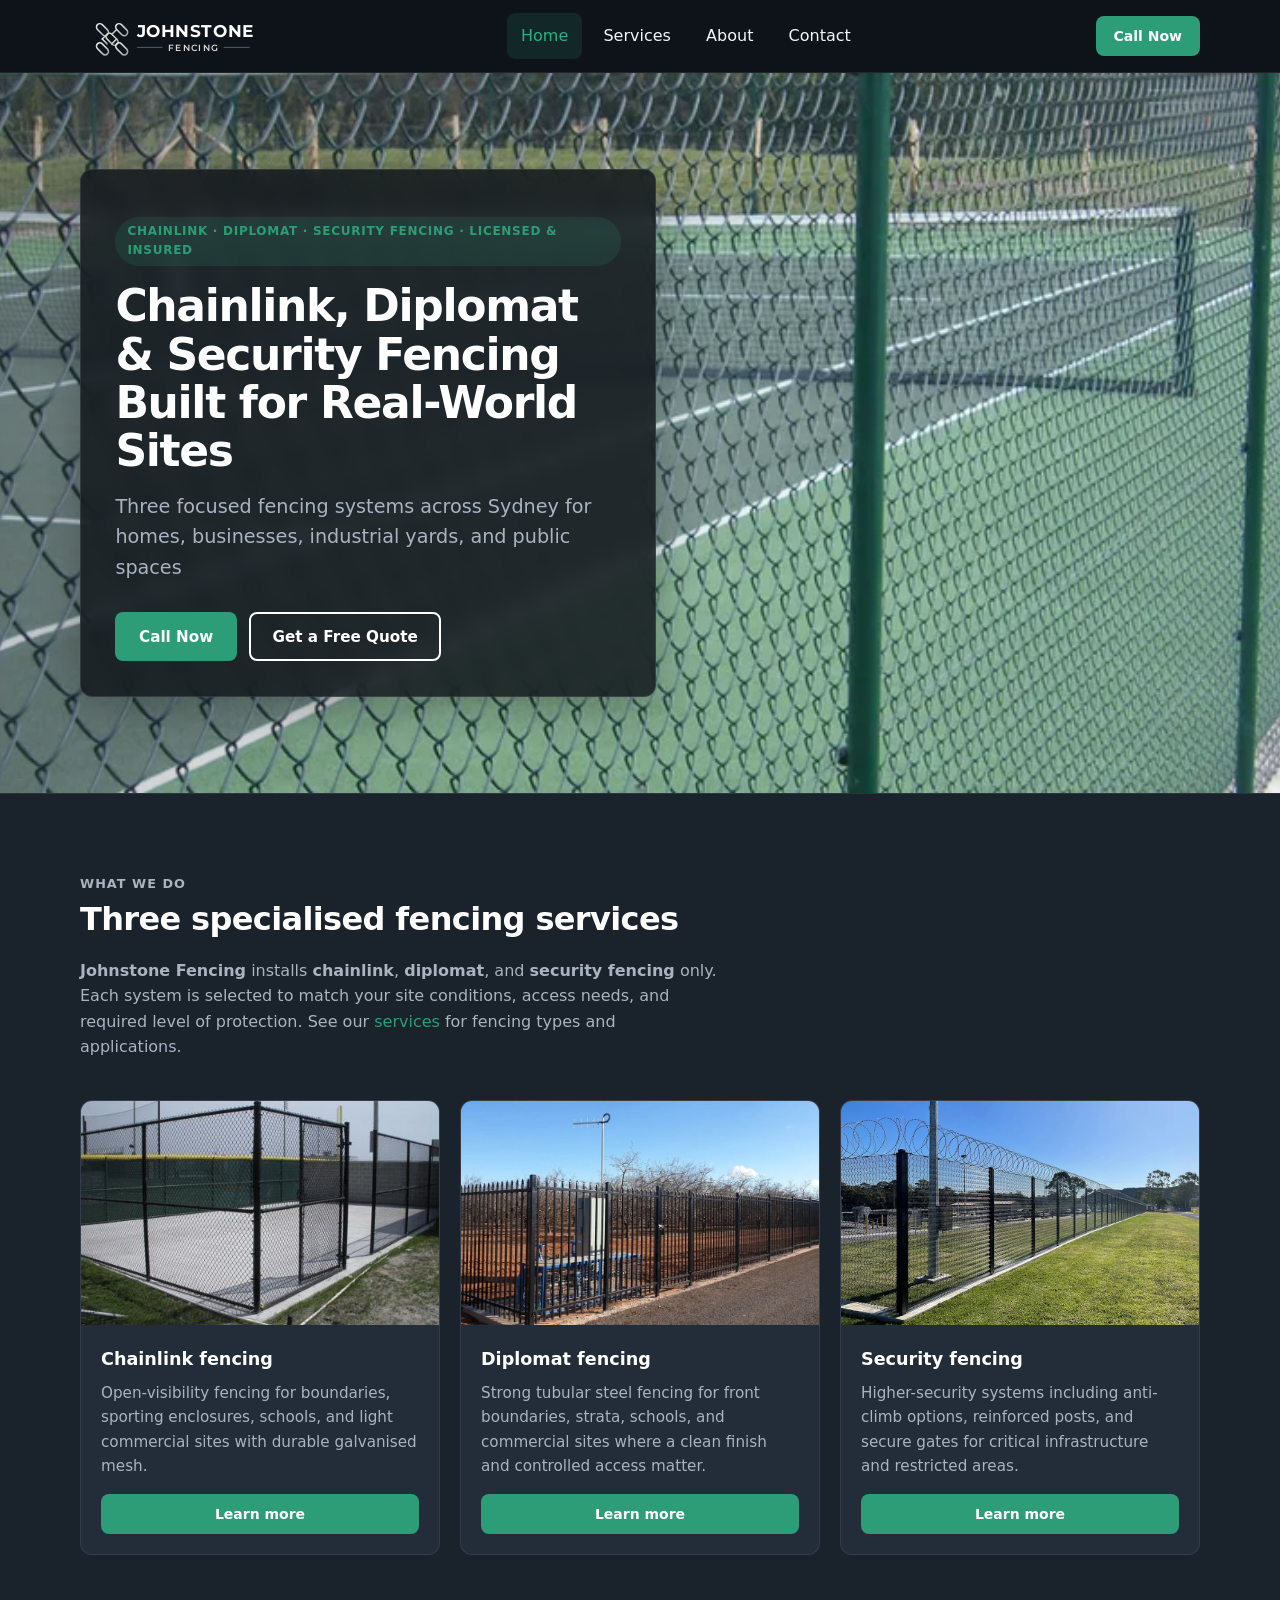
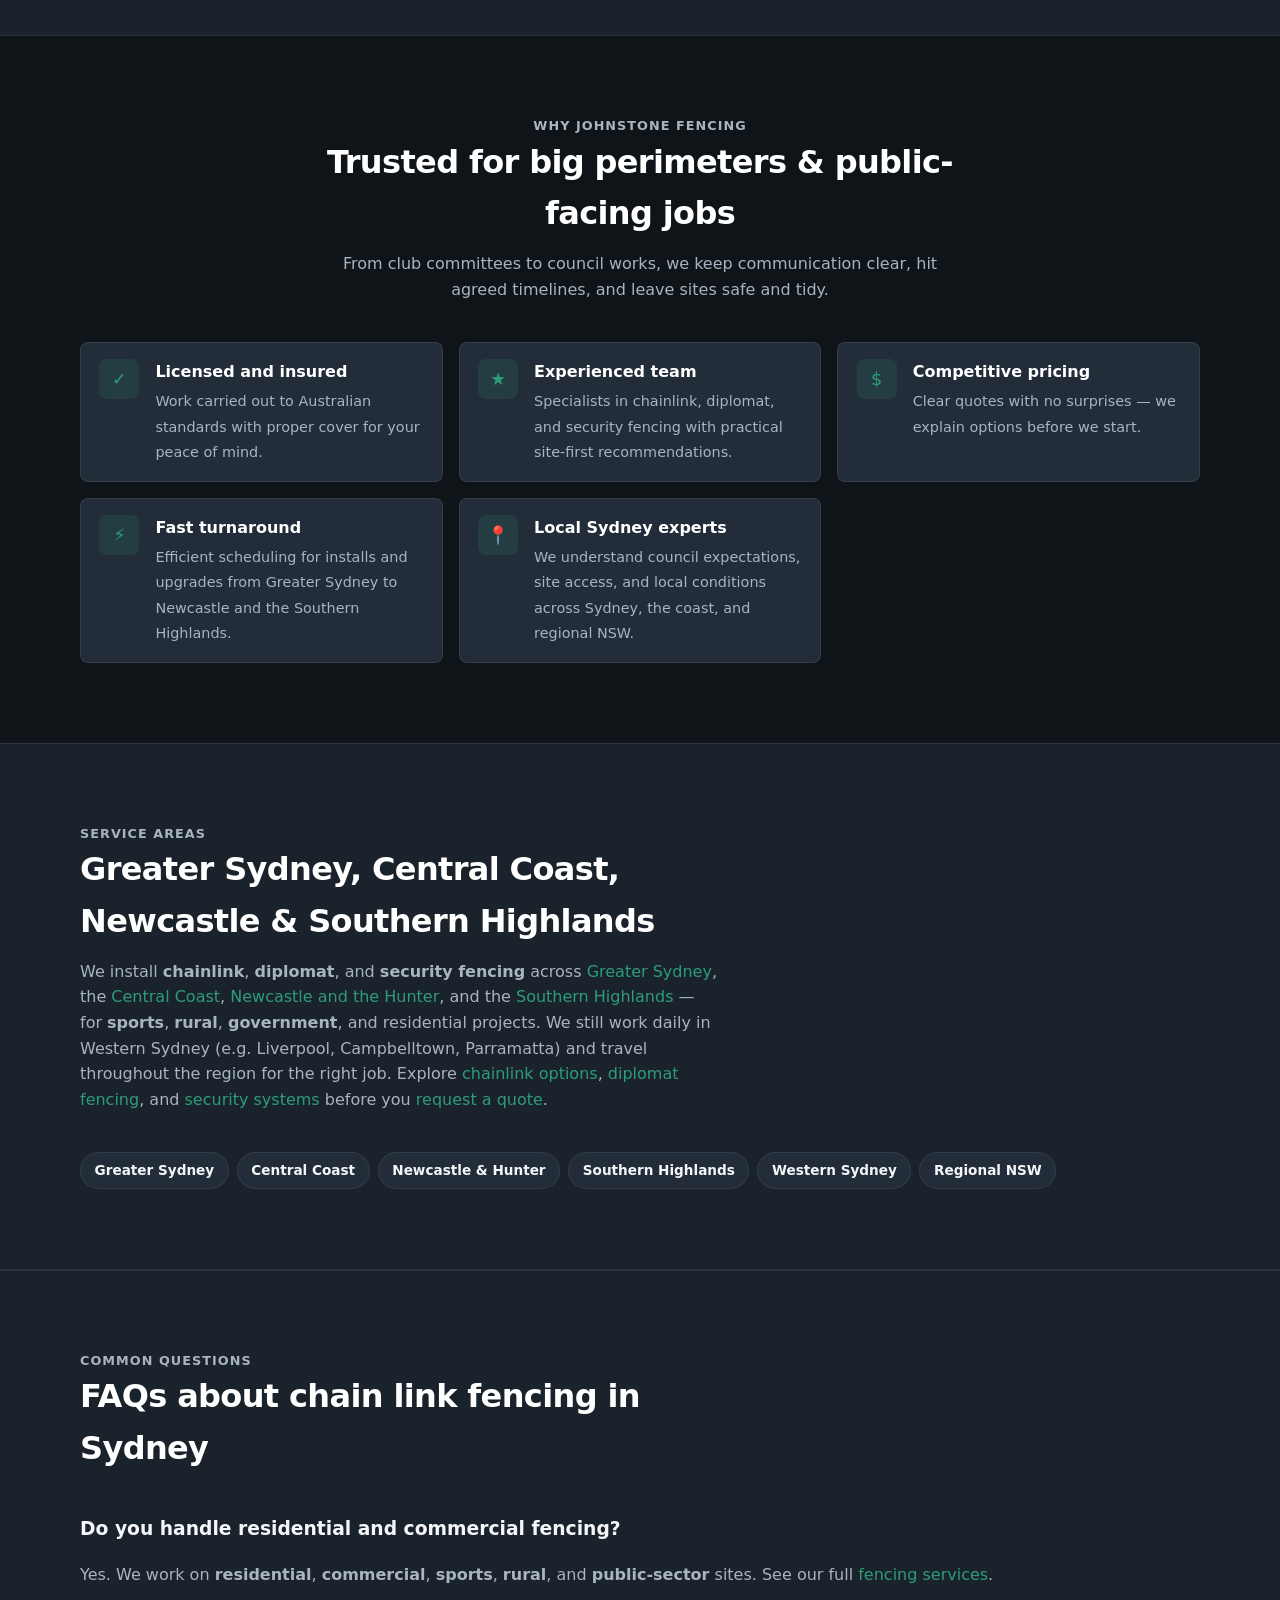
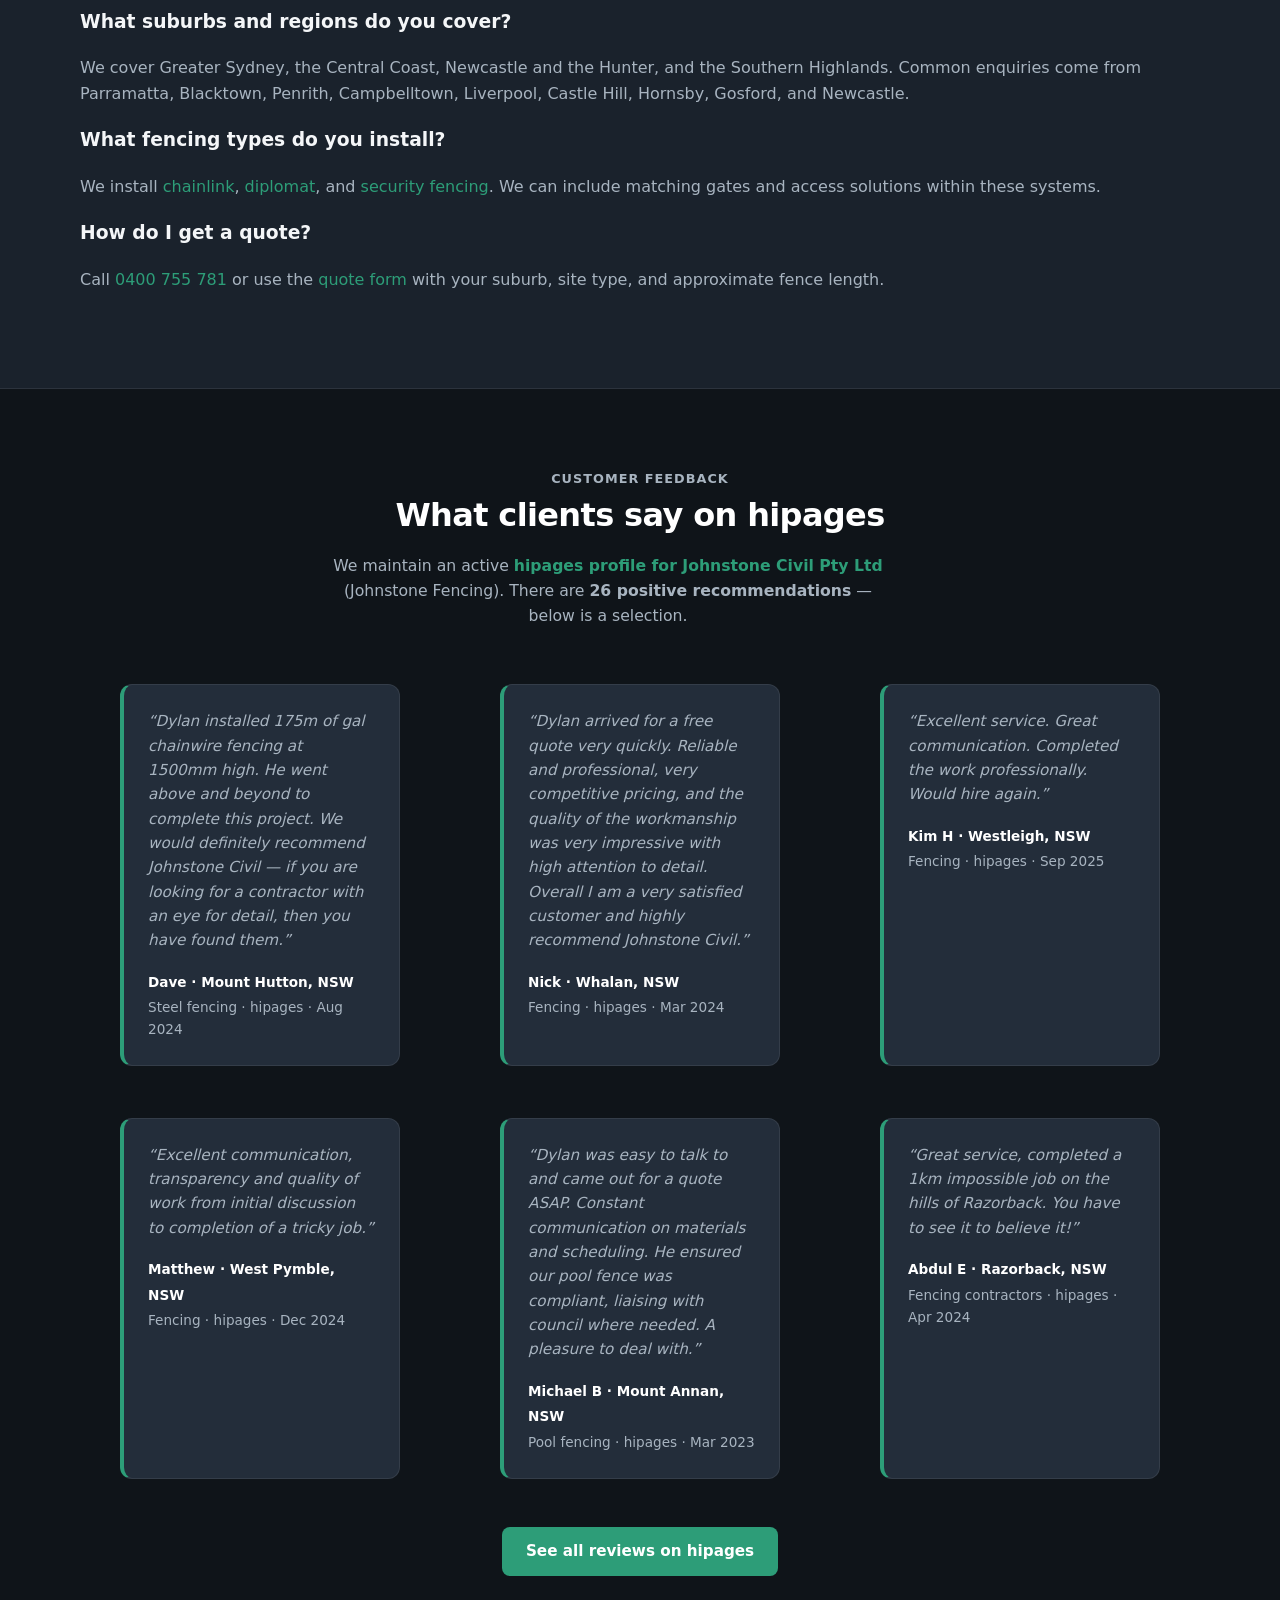
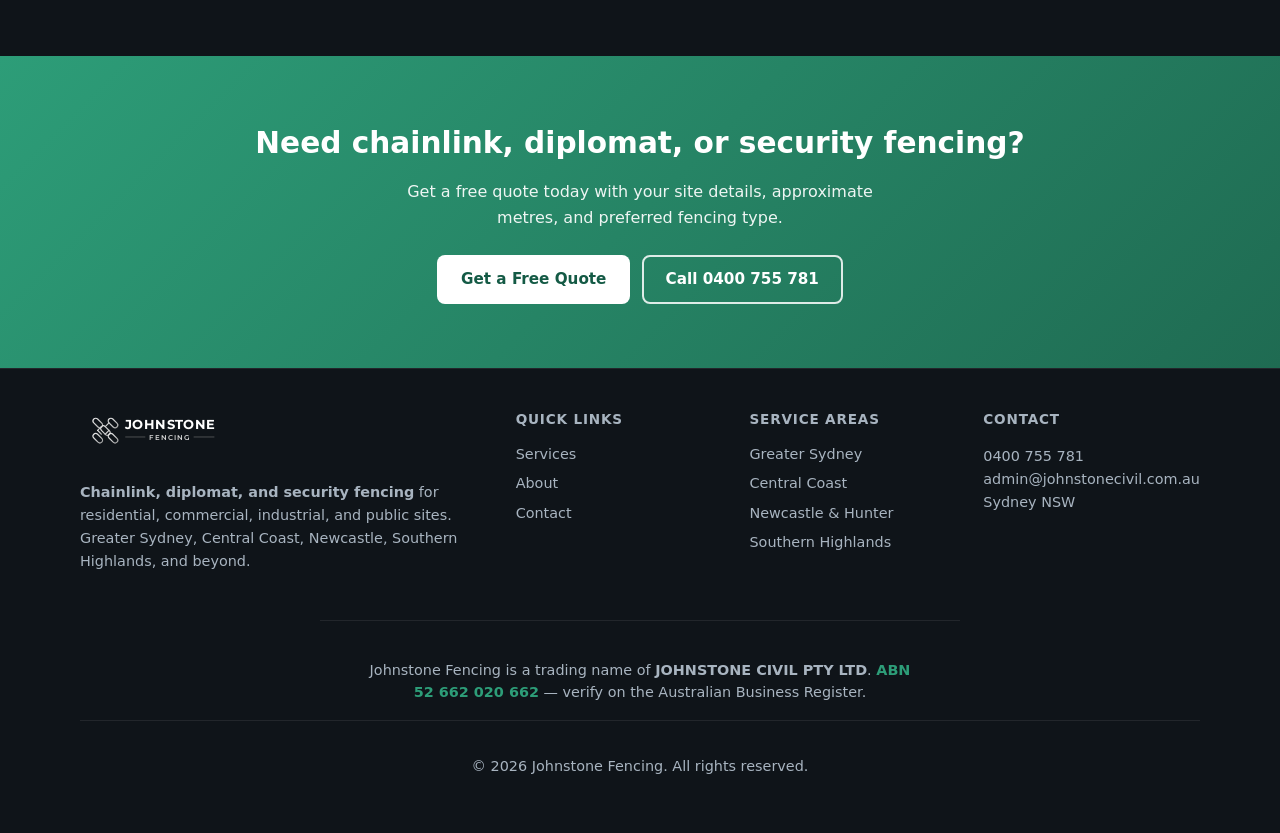
<file: index.html>
<!-- SITE_URL: https://johnstone-fencing.vercel.app -->
<!DOCTYPE html>
<html lang="en-AU">
  <head>
    <meta charset="utf-8" />
    <meta name="viewport" content="width=device-width, initial-scale=1" />
    <link rel="preconnect" href="https://fonts.googleapis.com" />
    <link rel="preconnect" href="https://fonts.gstatic.com" crossorigin />
    <link
      rel="preload"
      href="https://fonts.googleapis.com/css2?family=Montserrat:wght@500;700&display=swap"
      as="style"
    />
    <link
      href="https://fonts.googleapis.com/css2?family=Montserrat:wght@500;700&display=swap"
      rel="stylesheet"
    />
    <link rel="sitemap" type="application/xml" href="/sitemap.xml" />
    <title>Fencing Services Sydney | Chainlink, Diplomat &amp; Security Fencing</title>
    <meta
      name="description"
      content="Sydney fencing specialists in Chainlink, Diplomat &amp; Security fencing for residential, commercial, industrial, and public sites. Free quotes."
    />
    <link rel="stylesheet" href="css/styles.css" />
    <link rel="icon" type="image/svg+xml" href="favicon.svg" />
    <meta name="application-name" content="Johnstone Fencing" />
    <meta name="apple-mobile-web-app-title" content="Johnstone Fencing" />
    <link rel="canonical" href="https://johnstone-fencing.vercel.app/" />
    <meta property="og:url" content="https://johnstone-fencing.vercel.app/" />
    <meta property="og:title" content="Chainlink, Diplomat &amp; Security Fencing | Johnstone Fencing" />
    <meta property="og:site_name" content="Johnstone Fencing" />
    <meta
      property="og:description"
      content="Chainlink, Diplomat &amp; Security fencing across Greater Sydney, the Central Coast, Newcastle, and the Southern Highlands."
    />
    <meta property="og:type" content="website" />
    <meta property="og:locale" content="en_AU" />
    <meta
      property="og:image"
      content="https://johnstone-fencing.vercel.app/images/fenching-hero-1920x600.jpg"
    />
    <meta property="og:image:width" content="1920" />
    <meta property="og:image:height" content="600" />
    <meta
      property="og:image:alt"
      content="Commercial chainwire fencing installed by Johnstone Fencing in Sydney"
    />
    <meta name="twitter:card" content="summary_large_image" />
    <meta name="twitter:title" content="Chainlink, Diplomat &amp; Security Fencing | Johnstone Fencing" />
    <meta
      name="twitter:description"
      content="Chainlink, Diplomat &amp; Security fencing across Sydney and regional NSW for homes, businesses, and public sites."
    />
    <meta name="twitter:image" content="https://johnstone-fencing.vercel.app/images/fenching-hero-1920x600.jpg" />
    <meta name="theme-color" content="#0f1419" />
    <script type="application/ld+json">
      {
        "@context": "https://schema.org",
        "@type": "HomeAndConstructionBusiness",
        "@id": "https://johnstone-fencing.vercel.app/#business",
        "name": "Johnstone Fencing",
        "legalName": "JOHNSTONE CIVIL PTY LTD",
        "description": "Chainlink, diplomat, and security fencing in Sydney for residential, commercial, industrial, and public-sector sites.",
        "url": "https://johnstone-fencing.vercel.app/",
        "telephone": "+61400755781",
        "email": "admin@johnstonecivil.com.au",
        "image": "https://johnstone-fencing.vercel.app/images/fenching-hero-1920x600.jpg",
        "sameAs": ["https://hipages.com.au/connect/johnstonecivilptyltd"],
        "address": {
          "@type": "PostalAddress",
          "addressLocality": "Sydney",
          "addressRegion": "NSW",
          "addressCountry": "AU"
        },
        "areaServed": [
          { "@type": "Place", "name": "Greater Sydney" },
          { "@type": "Place", "name": "Central Coast" },
          { "@type": "City", "name": "Newcastle" },
          { "@type": "Place", "name": "Southern Highlands" }
        ],
        "knowsAbout": [
          "Chain-link fencing",
          "Sports ground fencing",
          "Rural fencing",
          "Government and institutional fencing",
          "Diplomat fencing",
          "Security fencing"
        ]
      }
    </script>
    <script type="application/ld+json">
      {
        "@context": "https://schema.org",
        "@type": "WebSite",
        "name": "Johnstone Fencing",
        "url": "https://johnstone-fencing.vercel.app/"
      }
    </script>
    <script type="application/ld+json">
      {
        "@context": "https://schema.org",
        "@type": "FAQPage",
        "mainEntity": [
          {
            "@type": "Question",
            "name": "Do you install chain link fencing for homes as well as commercial sites?",
            "acceptedAnswer": {
              "@type": "Answer",
              "text": "Yes. We install chain link and chainwire fencing for residential, commercial, sports, rural, and public-sector projects across Greater Sydney and surrounding regions."
            }
          },
          {
            "@type": "Question",
            "name": "Which areas do you service?",
            "acceptedAnswer": {
              "@type": "Answer",
              "text": "We service Greater Sydney, the Central Coast, Newcastle and the Hunter, and the Southern Highlands, and can travel regionally for suitable projects."
            }
          },
          {
            "@type": "Question",
            "name": "What fencing services do you offer?",
            "acceptedAnswer": {
              "@type": "Answer",
              "text": "We supply and install chainlink fencing, diplomat fencing, and security fencing, including matching gates and access points where required."
            }
          },
          {
            "@type": "Question",
            "name": "Can I get a free quote?",
            "acceptedAnswer": {
              "@type": "Answer",
              "text": "Yes. Call 0400 755 781 or request a quote through our contact page with your suburb, site type, and approximate metres."
            }
          }
        ]
      }
    </script>
  </head>
  <body>
    <a class="skip-link" href="#main">Skip to content</a>

    <header class="site-header">
      <div class="container header-inner">
        <a class="logo" href="/" aria-label="Johnstone Fencing — home">
          <svg
            class="logo__svg"
            width="900"
            height="220"
            viewBox="0 0 900 220"
            fill="none"
            xmlns="http://www.w3.org/2000/svg"
            aria-hidden="true"
            focusable="false"
          >
            <defs>
              <linearGradient id="jfSteelH" x1="0" y1="0" x2="1" y2="1">
                <stop offset="0%" stop-color="#F4F4F4" />
                <stop offset="50%" stop-color="#D8D8D8" />
                <stop offset="100%" stop-color="#A9A9A9" />
              </linearGradient>
            </defs>
            <g transform="translate(40 40)">
              <g stroke="url(#jfSteelH)" stroke-width="7" stroke-linecap="round" stroke-linejoin="round" opacity="0.95">
                <path d="M40 18C34 24 34 34 40 40L64 64C70 70 80 70 86 64C92 58 92 48 86 42L62 18C56 12 46 12 40 18Z" />
                <path d="M84 62C78 68 78 78 84 84L108 108C114 114 124 114 130 108C136 102 136 92 130 86L106 62C100 56 90 56 84 62Z" />
                <path d="M128 18C122 24 122 34 128 40L152 64C158 70 168 70 174 64C180 58 180 48 174 42L150 18C144 12 134 12 128 18Z" />
                <path d="M40 106C34 112 34 122 40 128L64 152C70 158 80 158 86 152C92 146 92 136 86 130L62 106C56 100 46 100 40 106Z" />
                <path d="M128 106C122 112 122 122 128 128L152 152C158 158 168 158 174 152C180 146 180 136 174 130L150 106C144 100 134 100 128 106Z" />
                <path d="M62 84L84 62" />
                <path d="M106 62L128 40" />
                <path d="M62 84L84 106" />
                <path d="M106 106L128 84" />
              </g>
            </g>
            <g transform="translate(260 58)">
              <text x="0" y="58" fill="#FFFFFF" font-size="78" font-weight="700" letter-spacing="2.5">JOHNSTONE</text>
              <line x1="2" y1="104" x2="118" y2="104" stroke="#9A9A9A" stroke-width="2.5" />
              <text x="142" y="120" fill="#D8D8D8" font-size="42" font-weight="600" letter-spacing="6.5">FENCING</text>
              <line x1="398" y1="104" x2="518" y2="104" stroke="#9A9A9A" stroke-width="2.5" />
            </g>
          </svg>
        </a>
        <button
          class="nav-toggle"
          type="button"
          id="nav-toggle"
          aria-expanded="false"
          aria-controls="site-nav"
          aria-label="Open menu"
        >
          <svg class="icon-open" width="24" height="24" fill="none" stroke="currentColor" stroke-width="2">
            <path d="M4 6h16M4 12h16M4 18h16" />
          </svg>
          <svg class="icon-close" width="24" height="24" fill="none" stroke="currentColor" stroke-width="2">
            <path d="M18 6L6 18M6 6l12 12" />
          </svg>
        </button>
        <nav class="nav" id="site-nav" aria-label="Primary">
          <ul class="nav-list">
            <li><a href="/" aria-current="page">Home</a></li>
            <li><a href="/services">Services</a></li>
            <li><a href="/about">About</a></li>
            <li><a href="/contact">Contact</a></li>
          </ul>
        </nav>
        <a class="btn btn-primary btn-sm header-cta" href="tel:+61400755781">Call Now</a>
      </div>
    </header>

    <main id="main">
      <section class="hero" aria-labelledby="hero-heading">
        <div class="hero-bg" aria-hidden="true">
          <picture>
            <source
              type="image/webp"
              srcset="
                images/fenching-hero-1280x400.webp 1280w,
                images/fenching-hero-1920x600.webp 1920w
              "
              sizes="100vw"
            />
            <img
              src="images/fenching-hero-1920x600.jpg"
              alt=""
              width="1920"
              height="600"
              fetchpriority="high"
              decoding="async"
            />
          </picture>
        </div>
        <div class="hero-overlay" aria-hidden="true"></div>
        <div class="container">
          <div class="hero-content">
            <p class="hero-badge">Chainlink · Diplomat · Security Fencing · Licensed &amp; insured</p>
            <h1 id="hero-heading">Chainlink, Diplomat &amp; Security Fencing Built for Real-World Sites</h1>
            <p class="lead">Three focused fencing systems across Sydney for homes, businesses, industrial yards, and public spaces</p>
            <div class="hero-actions">
              <a class="btn btn-primary" href="tel:+61400755781">Call Now</a>
              <a class="btn btn-outline" href="/contact">Get a Free Quote</a>
            </div>
          </div>
        </div>
      </section>

      <section class="section section-alt" id="services" aria-labelledby="services-heading">
        <div class="container">
          <div class="section-header">
            <p class="section-kicker">What we do</p>
            <h2 id="services-heading">Three specialised fencing services</h2>
            <p>
              <strong>Johnstone Fencing</strong> installs <strong>chainlink</strong>, <strong>diplomat</strong>, and
              <strong>security fencing</strong> only. Each system is selected to match your site conditions, access needs,
              and required level of protection. See our <a href="/services">services</a> for fencing types and
              applications.
            </p>
          </div>
          <div class="grid grid-3">
            <article class="card">
              <div class="card-media">
                <img
                  src="images/chain-link-commercial-fence-in-black.jpg"
                  alt="Commercial chainwire fencing in black powdercoat"
                  width="448"
                  height="336"
                  loading="lazy"
                />
              </div>
              <div class="card-body">
                <h3>Chainlink fencing</h3>
                <p>
                  Open-visibility fencing for boundaries, sporting enclosures, schools, and light commercial sites with
                  durable galvanised mesh.
                </p>
                <a class="btn btn-primary btn-sm" href="/services#chainlink">Learn more</a>
              </div>
            </article>
            <article class="card">
              <div class="card-media">
                <picture>
                  <source type="image/webp" srcset="images/diplomat-fencing.webp" />
                  <img
                    src="images/diplomat-fencing.png"
                    alt="Diplomat style tubular fencing and gate"
                    width="800"
                    height="423"
                    loading="lazy"
                    decoding="async"
                  />
                </picture>
              </div>
              <div class="card-body">
                <h3>Diplomat fencing</h3>
                <p>
                  Strong tubular steel fencing for front boundaries, strata, schools, and commercial sites where a clean
                  finish and controlled access matter.
                </p>
                <a class="btn btn-primary btn-sm" href="/services#diplomat">Learn more</a>
              </div>
            </article>
            <article class="card">
              <div class="card-media">
                <picture>
                  <source type="image/webp" srcset="images/security-fencing.webp" />
                  <img
                    src="images/security-fencing.png"
                    alt="High-security steel perimeter fencing at a commercial site"
                    width="800"
                    height="423"
                    loading="lazy"
                    decoding="async"
                  />
                </picture>
              </div>
              <div class="card-body">
                <h3>Security fencing</h3>
                <p>
                  Higher-security systems including anti-climb options, reinforced posts, and secure gates for critical
                  infrastructure and restricted areas.
                </p>
                <a class="btn btn-primary btn-sm" href="/services#security">Learn more</a>
              </div>
            </article>
          </div>
        </div>
      </section>

      <section class="section" aria-labelledby="why-heading">
        <div class="container">
          <div class="section-header center">
            <p class="section-kicker">Why Johnstone Fencing</p>
            <h2 id="why-heading">Trusted for big perimeters &amp; public-facing jobs</h2>
            <p>
              From club committees to council works, we keep communication clear, hit agreed timelines, and leave sites
              safe and tidy.
            </p>
          </div>
          <ul class="icon-list cols-3">
            <li>
              <span class="icon" aria-hidden="true">✓</span>
              <div>
                <strong>Licensed and insured</strong>
                <span>Work carried out to Australian standards with proper cover for your peace of mind.</span>
              </div>
            </li>
            <li>
              <span class="icon" aria-hidden="true">★</span>
              <div>
                <strong>Experienced team</strong>
                <span>Specialists in chainlink, diplomat, and security fencing with practical site-first recommendations.</span>
              </div>
            </li>
            <li>
              <span class="icon" aria-hidden="true">$</span>
              <div>
                <strong>Competitive pricing</strong>
                <span>Clear quotes with no surprises — we explain options before we start.</span>
              </div>
            </li>
            <li>
              <span class="icon" aria-hidden="true">⚡</span>
              <div>
                <strong>Fast turnaround</strong>
                <span>Efficient scheduling for installs and upgrades from Greater Sydney to Newcastle and the Southern Highlands.</span>
              </div>
            </li>
            <li>
              <span class="icon" aria-hidden="true">📍</span>
              <div>
                <strong>Local Sydney experts</strong>
                <span>We understand council expectations, site access, and local conditions across Sydney, the coast, and regional NSW.</span>
              </div>
            </li>
          </ul>
        </div>
      </section>

      <section class="section section-alt" id="areas" aria-labelledby="areas-heading">
        <div class="container">
          <div class="section-header">
            <p class="section-kicker">Service areas</p>
            <h2 id="areas-heading">Greater Sydney, Central Coast, Newcastle &amp; Southern Highlands</h2>
            <p>
              We install <strong>chainlink</strong>, <strong>diplomat</strong>, and <strong>security fencing</strong>
              across <a href="/greater-sydney">Greater Sydney</a>, the
              <a href="/central-coast">Central Coast</a>, <a href="/newcastle">Newcastle and the Hunter</a>, and the
              <a href="/southern-highlands">Southern Highlands</a> — for <strong>sports</strong>, <strong>rural</strong>,
              <strong>government</strong>, and residential projects. We still work daily in Western Sydney (e.g.
              Liverpool, Campbelltown, Parramatta) and travel throughout the region for the right job. Explore
              <a href="/services#chainlink">chainlink options</a>, <a href="/services#diplomat">diplomat fencing</a>,
              and <a href="/services#security">security systems</a> before you
              <a href="/contact">request a quote</a>.
            </p>
          </div>
          <div class="pills" role="list">
            <a class="pill" role="listitem" href="/greater-sydney">Greater Sydney</a>
            <a class="pill" role="listitem" href="/central-coast">Central Coast</a>
            <a class="pill" role="listitem" href="/newcastle">Newcastle &amp; Hunter</a>
            <a class="pill" role="listitem" href="/southern-highlands">Southern Highlands</a>
            <span class="pill" role="listitem">Western Sydney</span>
            <span class="pill" role="listitem">Regional NSW</span>
          </div>
        </div>
      </section>

      <section class="section section-alt" id="faq" aria-labelledby="faq-heading">
        <div class="container">
          <div class="section-header">
            <p class="section-kicker">Common questions</p>
            <h2 id="faq-heading">FAQs about chain link fencing in Sydney</h2>
          </div>
          <div class="prose prose-wide">
            <h3>Do you handle residential and commercial fencing?</h3>
            <p>
              Yes. We work on <strong>residential</strong>, <strong>commercial</strong>, <strong>sports</strong>,
              <strong>rural</strong>, and <strong>public-sector</strong> sites. See our full
              <a href="/services">fencing services</a>.
            </p>
            <h3>What suburbs and regions do you cover?</h3>
            <p>
              We cover Greater Sydney, the Central Coast, Newcastle and the Hunter, and the Southern Highlands. Common
              enquiries come from Parramatta, Blacktown, Penrith, Campbelltown, Liverpool, Castle Hill, Hornsby,
              Gosford, and Newcastle.
            </p>
            <h3>What fencing types do you install?</h3>
            <p>
              We install <a href="/services#chainlink">chainlink</a>, <a href="/services#diplomat">diplomat</a>,
              and <a href="/services#security">security fencing</a>. We can include matching gates and access
              solutions within these systems.
            </p>
            <h3>How do I get a quote?</h3>
            <p>
              Call <a href="tel:+61400755781">0400 755 781</a> or use the
              <a href="/contact">quote form</a> with your suburb, site type, and approximate fence length.
            </p>
          </div>
        </div>
      </section>

      <section class="section" aria-labelledby="reviews-heading">
        <div class="container">
          <div class="section-header center">
            <p class="section-kicker">Customer feedback</p>
            <h2 id="reviews-heading">What clients say on hipages</h2>
            <p class="testimonials-intro">
              We maintain an active
              <a href="https://hipages.com.au/connect/johnstonecivilptyltd" target="_blank" rel="noopener noreferrer"
                >hipages profile for Johnstone Civil Pty Ltd</a
              >
              (Johnstone Fencing). There are <strong>26 positive recommendations</strong> — below is a selection.
            </p>
          </div>
          <div class="testimonials">
            <figure class="quote-card">
              <blockquote>
                “Dylan installed 175m of gal chainwire fencing at 1500mm high. He went above and beyond to complete this
                project. We would definitely recommend Johnstone Civil — if you are looking for a contractor with an eye
                for detail, then you have found them.”
              </blockquote>
              <figcaption>
                <cite>
                  Dave · Mount Hutton, NSW
                  <span>Steel fencing · hipages · Aug 2024</span>
                </cite>
              </figcaption>
            </figure>
            <figure class="quote-card">
              <blockquote>
                “Dylan arrived for a free quote very quickly. Reliable and professional, very competitive pricing, and
                the quality of the workmanship was very impressive with high attention to detail. Overall I am a very
                satisfied customer and highly recommend Johnstone Civil.”
              </blockquote>
              <figcaption>
                <cite>
                  Nick · Whalan, NSW
                  <span>Fencing · hipages · Mar 2024</span>
                </cite>
              </figcaption>
            </figure>
            <figure class="quote-card">
              <blockquote>
                “Excellent service. Great communication. Completed the work professionally. Would hire again.”
              </blockquote>
              <figcaption>
                <cite>
                  Kim H · Westleigh, NSW
                  <span>Fencing · hipages · Sep 2025</span>
                </cite>
              </figcaption>
            </figure>
            <figure class="quote-card">
              <blockquote>
                “Excellent communication, transparency and quality of work from initial discussion to completion of a
                tricky job.”
              </blockquote>
              <figcaption>
                <cite>
                  Matthew · West Pymble, NSW
                  <span>Fencing · hipages · Dec 2024</span>
                </cite>
              </figcaption>
            </figure>
            <figure class="quote-card">
              <blockquote>
                “Dylan was easy to talk to and came out for a quote ASAP. Constant communication on materials and
                scheduling. He ensured our pool fence was compliant, liaising with council where needed. A pleasure to
                deal with.”
              </blockquote>
              <figcaption>
                <cite>
                  Michael B · Mount Annan, NSW
                  <span>Pool fencing · hipages · Mar 2023</span>
                </cite>
              </figcaption>
            </figure>
            <figure class="quote-card">
              <blockquote>
                “Great service, completed a 1km impossible job on the hills of Razorback. You have to see it to believe
                it!”
              </blockquote>
              <figcaption>
                <cite>
                  Abdul E · Razorback, NSW
                  <span>Fencing contractors · hipages · Apr 2024</span>
                </cite>
              </figcaption>
            </figure>
          </div>
          <p class="testimonials-cta">
            <a class="btn btn-primary" href="https://hipages.com.au/connect/johnstonecivilptyltd" target="_blank" rel="noopener noreferrer"
              >See all reviews on hipages</a
            >
          </p>
        </div>
      </section>

      <section class="cta-band" aria-labelledby="cta-heading">
        <div class="container">
          <h2 id="cta-heading">Need chainlink, diplomat, or security fencing?</h2>
          <p>Get a free quote today with your site details, approximate metres, and preferred fencing type.</p>
          <div class="cta-actions">
            <a class="btn btn-primary" href="/contact">Get a Free Quote</a>
            <a class="btn btn-outline" href="tel:+61400755781">Call 0400 755 781</a>
          </div>
        </div>
      </section>
    </main>

    <footer class="site-footer">
      <div class="container footer-grid">
        <div>
          <a class="logo" href="/" aria-label="Johnstone Fencing — home">
            <svg
              class="logo__svg"
              width="900"
              height="220"
              viewBox="0 0 900 220"
              fill="none"
              xmlns="http://www.w3.org/2000/svg"
              aria-hidden="true"
              focusable="false"
            >
              <defs>
                <linearGradient id="jfSteelF" x1="0" y1="0" x2="1" y2="1">
                  <stop offset="0%" stop-color="#F4F4F4" />
                  <stop offset="50%" stop-color="#D8D8D8" />
                  <stop offset="100%" stop-color="#A9A9A9" />
                </linearGradient>
              </defs>
              <g transform="translate(40 40)">
                <g stroke="url(#jfSteelF)" stroke-width="7" stroke-linecap="round" stroke-linejoin="round" opacity="0.95">
                  <path d="M40 18C34 24 34 34 40 40L64 64C70 70 80 70 86 64C92 58 92 48 86 42L62 18C56 12 46 12 40 18Z" />
                  <path d="M84 62C78 68 78 78 84 84L108 108C114 114 124 114 130 108C136 102 136 92 130 86L106 62C100 56 90 56 84 62Z" />
                  <path d="M128 18C122 24 122 34 128 40L152 64C158 70 168 70 174 64C180 58 180 48 174 42L150 18C144 12 134 12 128 18Z" />
                  <path d="M40 106C34 112 34 122 40 128L64 152C70 158 80 158 86 152C92 146 92 136 86 130L62 106C56 100 46 100 40 106Z" />
                  <path d="M128 106C122 112 122 122 128 128L152 152C158 158 168 158 174 152C180 146 180 136 174 130L150 106C144 100 134 100 128 106Z" />
                  <path d="M62 84L84 62" />
                  <path d="M106 62L128 40" />
                  <path d="M62 84L84 106" />
                  <path d="M106 106L128 84" />
                </g>
              </g>
              <g transform="translate(260 58)">
                <text x="0" y="58" fill="#FFFFFF" font-size="78" font-weight="700" letter-spacing="2.5">JOHNSTONE</text>
                <line x1="2" y1="104" x2="118" y2="104" stroke="#9A9A9A" stroke-width="2.5" />
                <text x="142" y="120" fill="#D8D8D8" font-size="42" font-weight="600" letter-spacing="6.5">FENCING</text>
                <line x1="398" y1="104" x2="518" y2="104" stroke="#9A9A9A" stroke-width="2.5" />
              </g>
            </svg>
          </a>
          <p>
            <strong>Chainlink, diplomat, and security fencing</strong> for residential, commercial, industrial, and public
            sites. Greater Sydney, Central Coast, Newcastle, Southern Highlands, and beyond.
          </p>
        </div>
        <div>
          <h3>Quick links</h3>
          <ul>
            <li><a href="/services">Services</a></li>
            <li><a href="/about">About</a></li>
            <li><a href="/contact">Contact</a></li>
          </ul>
        </div>
        <div>
          <h3>Service areas</h3>
          <ul>
            <li><a href="/greater-sydney">Greater Sydney</a></li>
            <li><a href="/central-coast">Central Coast</a></li>
            <li><a href="/newcastle">Newcastle &amp; Hunter</a></li>
            <li><a href="/southern-highlands">Southern Highlands</a></li>
          </ul>
        </div>
        <div>
          <h3>Contact</h3>
          <p>
            <a href="tel:+61400755781">0400 755 781</a><br />
            <a href="mailto:admin@johnstonecivil.com.au">admin@johnstonecivil.com.au</a><br />
            Sydney NSW
          </p>
        </div>
      </div>
      <div class="container footer-legal">
        <p>
          Johnstone Fencing is a trading name of <strong>JOHNSTONE CIVIL PTY LTD</strong>.
          <a href="https://abr.business.gov.au/ABN/View/52662020662" target="_blank" rel="noopener noreferrer"
            >ABN 52&nbsp;662&nbsp;020&nbsp;662</a
          >
          — verify on the Australian Business Register.
        </p>
      </div>
      <div class="container footer-bottom">
        <p>&copy; <span id="year"></span> Johnstone Fencing. All rights reserved.</p>
      </div>
    </footer>

    <div class="mobile-call-bar" role="navigation" aria-label="Quick actions">
      <a class="btn btn-outline" href="/contact">Free Quote</a>
      <a class="btn btn-primary" href="tel:+61400755781">Call Now</a>
    </div>

    <script src="js/main.js" defer></script>
    <script>
      document.getElementById("year").textContent = new Date().getFullYear();
    </script>
  </body>
</html>
</file>
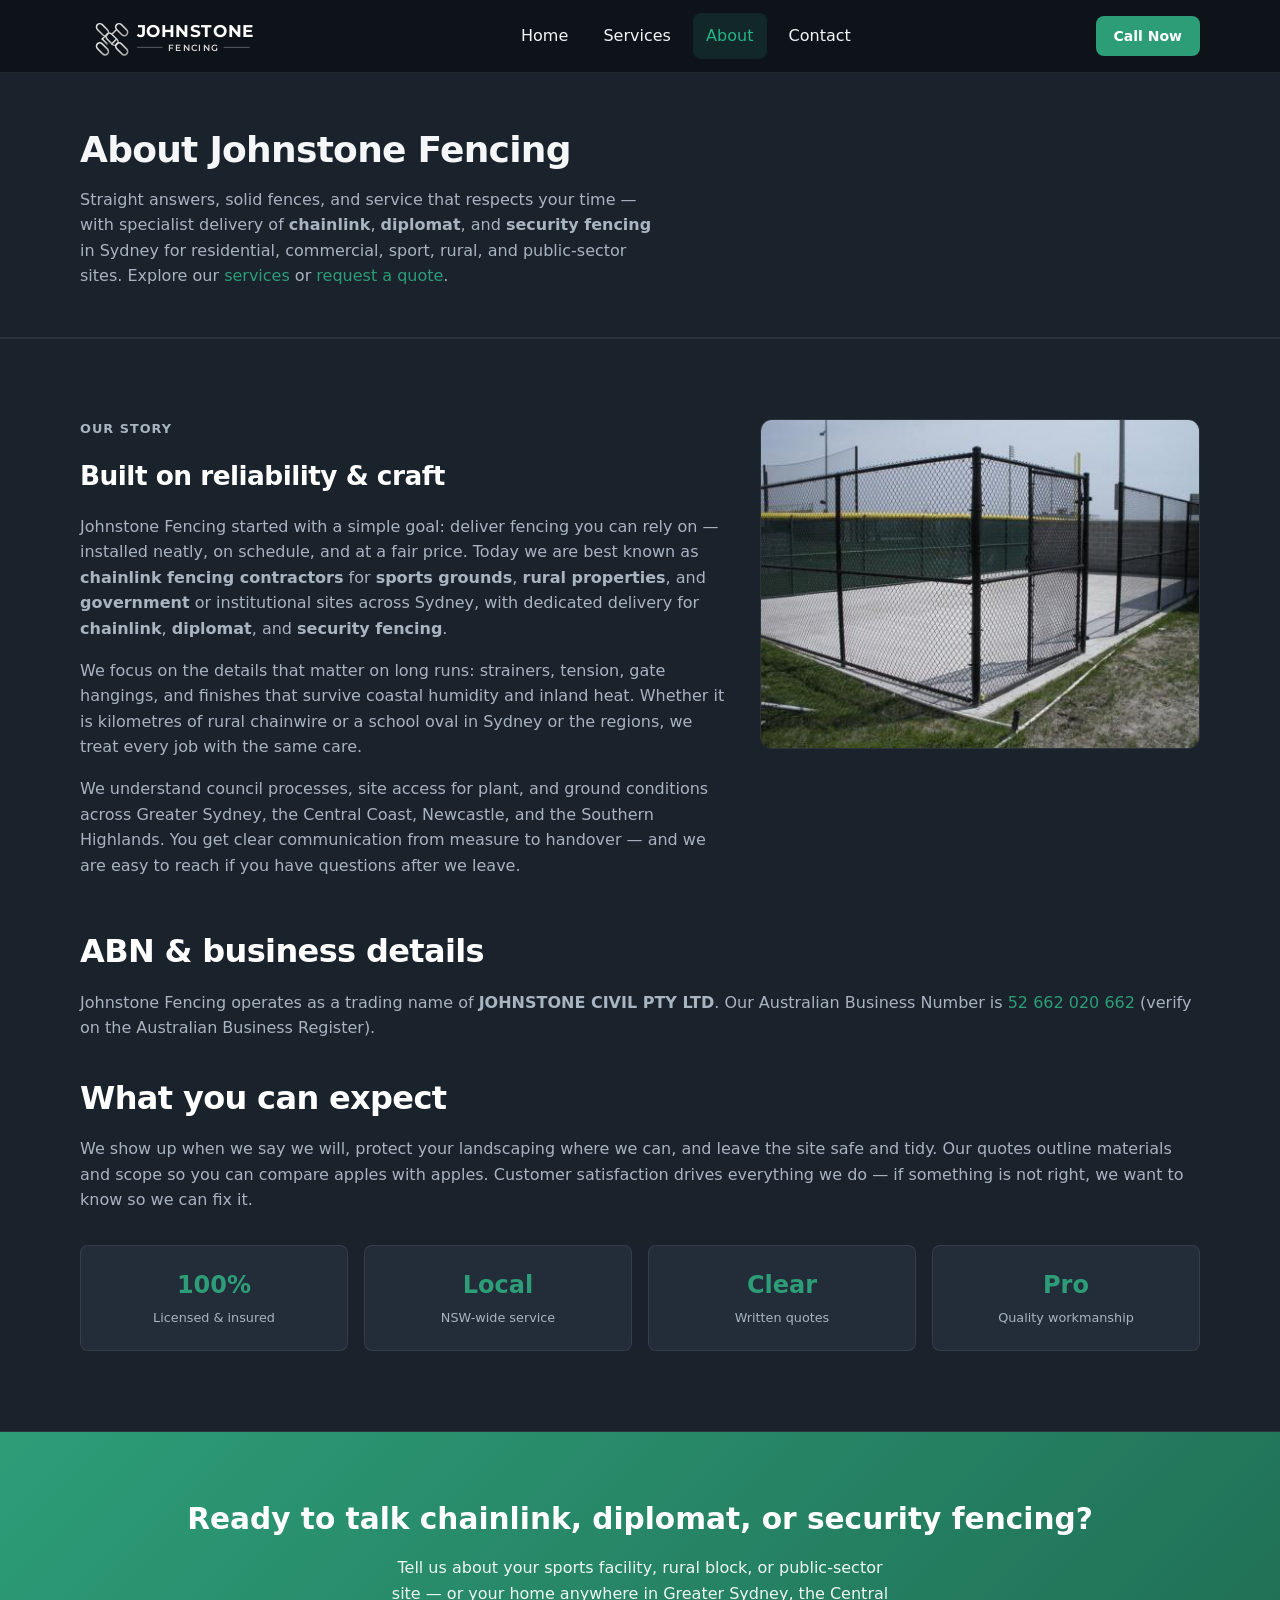
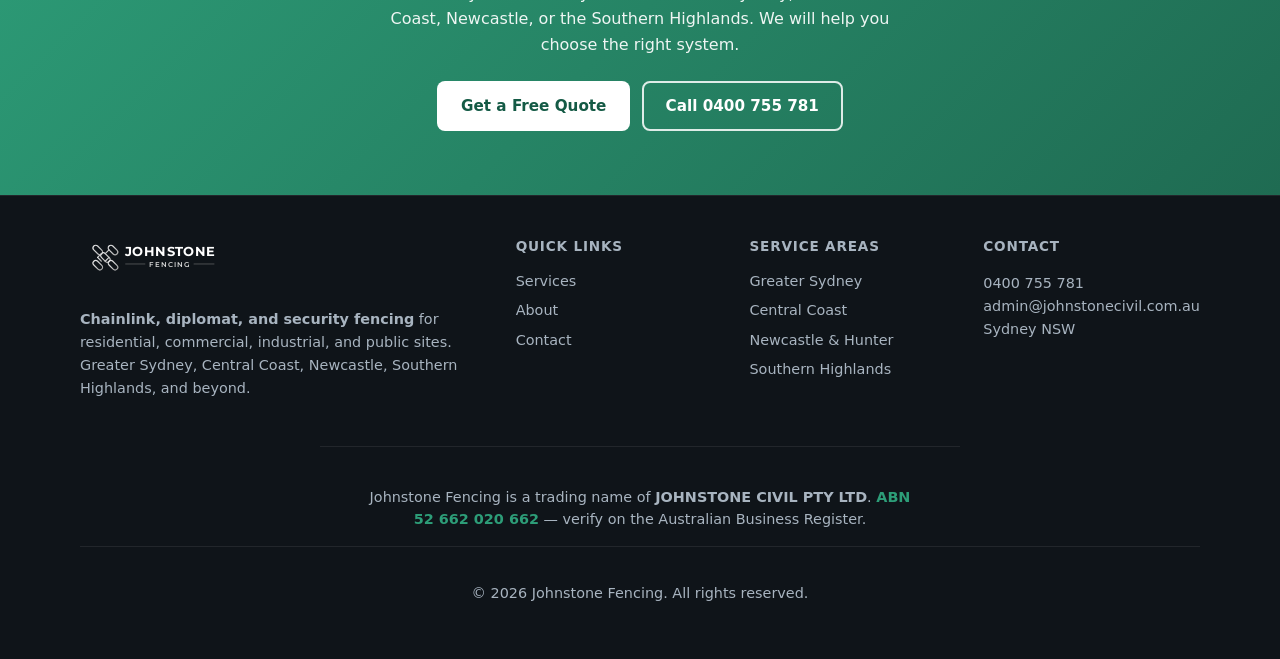
<file: about.html>
<!-- SITE_URL: https://johnstone-fencing.vercel.app -->
<!DOCTYPE html>
<html lang="en-AU">
  <head>
    <meta charset="utf-8" />
    <meta name="viewport" content="width=device-width, initial-scale=1" />
    <link rel="preconnect" href="https://fonts.googleapis.com" />
    <link rel="preconnect" href="https://fonts.gstatic.com" crossorigin />
    <link
      rel="preload"
      href="https://fonts.googleapis.com/css2?family=Montserrat:wght@500;700&display=swap"
      as="style"
    />
    <link
      href="https://fonts.googleapis.com/css2?family=Montserrat:wght@500;700&display=swap"
      rel="stylesheet"
    />
    <link rel="sitemap" type="application/xml" href="/sitemap.xml" />
    <title>About Johnstone Fencing | Chainlink, Diplomat &amp; Security</title>
    <meta
      name="description"
      content="Learn about Johnstone Fencing, Sydney specialists in Chainlink, Diplomat &amp; Security fencing for residential, commercial, sports, rural, and public projects across NSW."
    />
    <link rel="stylesheet" href="css/styles.css" />
    <link rel="icon" type="image/svg+xml" href="favicon.svg" />
    <meta name="application-name" content="Johnstone Fencing" />
    <meta name="apple-mobile-web-app-title" content="Johnstone Fencing" />
    <link rel="canonical" href="https://johnstone-fencing.vercel.app/about" />
    <meta property="og:site_name" content="Johnstone Fencing" />
    <meta property="og:url" content="https://johnstone-fencing.vercel.app/about" />
    <meta property="og:title" content="About Johnstone Fencing | Chainlink, Diplomat &amp; Security" />
    <meta
      property="og:description"
      content="Sydney specialists in Chainlink, Diplomat &amp; Security fencing across residential, commercial, sports, rural, and public sites."
    />
    <meta property="og:type" content="website" />
    <meta property="og:locale" content="en_AU" />
    <meta property="og:image" content="https://johnstone-fencing.vercel.app/images/fenching-hero-1920x600.jpg" />
    <meta property="og:image:width" content="1920" />
    <meta property="og:image:height" content="600" />
    <meta
      property="og:image:alt"
      content="Commercial chainwire fencing installed by Johnstone Fencing in Sydney"
    />
    <meta name="twitter:card" content="summary_large_image" />
    <meta name="twitter:title" content="About Johnstone Fencing | Chainlink, Diplomat &amp; Security" />
    <meta
      name="twitter:description"
      content="Meet the team behind reliable Chainlink, Diplomat &amp; Security fencing installs across Sydney and surrounding regions."
    />
    <meta name="twitter:image" content="https://johnstone-fencing.vercel.app/images/fenching-hero-1920x600.jpg" />
    <meta name="theme-color" content="#0f1419" />
    <script type="application/ld+json">
      {
        "@context": "https://schema.org",
        "@type": "BreadcrumbList",
        "itemListElement": [
          { "@type": "ListItem", "position": 1, "name": "Home", "item": "https://johnstone-fencing.vercel.app/" },
          {
            "@type": "ListItem",
            "position": 2,
            "name": "About",
            "item": "https://johnstone-fencing.vercel.app/about"
          }
        ]
      }
    </script>
    <script type="application/ld+json">
      {
        "@context": "https://schema.org",
        "@type": "AboutPage",
        "name": "About Johnstone Fencing",
        "url": "https://johnstone-fencing.vercel.app/about",
        "mainEntity": { "@id": "https://johnstone-fencing.vercel.app/#business" }
      }
    </script>
  </head>
  <body>
    <a class="skip-link" href="#main">Skip to content</a>

    <header class="site-header">
      <div class="container header-inner">
        <a class="logo" href="/" aria-label="Johnstone Fencing — home">
          <svg
            class="logo__svg"
            width="900"
            height="220"
            viewBox="0 0 900 220"
            fill="none"
            xmlns="http://www.w3.org/2000/svg"
            aria-hidden="true"
            focusable="false"
          >
            <defs>
              <linearGradient id="jfSteelH" x1="0" y1="0" x2="1" y2="1">
                <stop offset="0%" stop-color="#F4F4F4" />
                <stop offset="50%" stop-color="#D8D8D8" />
                <stop offset="100%" stop-color="#A9A9A9" />
              </linearGradient>
            </defs>
            <g transform="translate(40 40)">
              <g stroke="url(#jfSteelH)" stroke-width="7" stroke-linecap="round" stroke-linejoin="round" opacity="0.95">
                <path d="M40 18C34 24 34 34 40 40L64 64C70 70 80 70 86 64C92 58 92 48 86 42L62 18C56 12 46 12 40 18Z" />
                <path d="M84 62C78 68 78 78 84 84L108 108C114 114 124 114 130 108C136 102 136 92 130 86L106 62C100 56 90 56 84 62Z" />
                <path d="M128 18C122 24 122 34 128 40L152 64C158 70 168 70 174 64C180 58 180 48 174 42L150 18C144 12 134 12 128 18Z" />
                <path d="M40 106C34 112 34 122 40 128L64 152C70 158 80 158 86 152C92 146 92 136 86 130L62 106C56 100 46 100 40 106Z" />
                <path d="M128 106C122 112 122 122 128 128L152 152C158 158 168 158 174 152C180 146 180 136 174 130L150 106C144 100 134 100 128 106Z" />
                <path d="M62 84L84 62" />
                <path d="M106 62L128 40" />
                <path d="M62 84L84 106" />
                <path d="M106 106L128 84" />
              </g>
            </g>
            <g transform="translate(260 58)">
              <text x="0" y="58" fill="#FFFFFF" font-size="78" font-weight="700" letter-spacing="2.5">JOHNSTONE</text>
              <line x1="2" y1="104" x2="118" y2="104" stroke="#9A9A9A" stroke-width="2.5" />
              <text x="142" y="120" fill="#D8D8D8" font-size="42" font-weight="600" letter-spacing="6.5">FENCING</text>
              <line x1="398" y1="104" x2="518" y2="104" stroke="#9A9A9A" stroke-width="2.5" />
            </g>
          </svg>
        </a>
        <button
          class="nav-toggle"
          type="button"
          id="nav-toggle"
          aria-expanded="false"
          aria-controls="site-nav"
          aria-label="Open menu"
        >
          <svg class="icon-open" width="24" height="24" fill="none" stroke="currentColor" stroke-width="2">
            <path d="M4 6h16M4 12h16M4 18h16" />
          </svg>
          <svg class="icon-close" width="24" height="24" fill="none" stroke="currentColor" stroke-width="2">
            <path d="M18 6L6 18M6 6l12 12" />
          </svg>
        </button>
        <nav class="nav" id="site-nav" aria-label="Primary">
          <ul class="nav-list">
            <li><a href="/">Home</a></li>
            <li><a href="/services">Services</a></li>
            <li><a href="/about" aria-current="page">About</a></li>
            <li><a href="/contact">Contact</a></li>
          </ul>
        </nav>
        <a class="btn btn-primary btn-sm header-cta" href="tel:+61400755781">Call Now</a>
      </div>
    </header>

    <main id="main">
      <header class="page-hero">
        <div class="container">
          <h1>About Johnstone Fencing</h1>
          <p>
            Straight answers, solid fences, and service that respects your time — with specialist delivery of
            <strong>chainlink</strong>, <strong>diplomat</strong>, and <strong>security fencing</strong> in Sydney for
            residential, commercial, sport, rural, and public-sector sites. Explore our
            <a href="/services">services</a> or <a href="/contact">request a quote</a>.
          </p>
        </div>
      </header>

      <section class="section section-alt">
        <div class="container">
          <div class="prose prose-wide">
            <div class="about-intro-grid about-block">
              <div>
                <p class="section-kicker">Our story</p>
                <h2>Built on reliability &amp; craft</h2>
                <p>
                  Johnstone Fencing started with a simple goal: deliver fencing you can rely on — installed neatly, on
                  schedule, and at a fair price. Today we are best known as <strong>chainlink fencing contractors</strong>
                  for <strong>sports grounds</strong>, <strong>rural properties</strong>, and
                  <strong>government</strong> or institutional sites across Sydney, with dedicated delivery for
                  <strong>chainlink</strong>, <strong>diplomat</strong>, and <strong>security fencing</strong>.
                </p>
                <p>
                  We focus on the details that matter on long runs: strainers, tension, gate hangings, and finishes that
                  survive coastal humidity and inland heat. Whether it is kilometres of rural chainwire or a school oval in
                  Sydney or the regions, we treat every job with the same care.
                </p>
                <p>
                  We understand council processes, site access for plant, and ground conditions across Greater Sydney,
                  the Central Coast, Newcastle, and the Southern Highlands. You get clear communication from measure to
                  handover — and we are easy to reach if you have questions after we leave.
                </p>
              </div>
              <div class="about-media">
                <img
                  src="images/chain-link-commercial-fence-in-black.jpg"
                  alt="Commercial chainwire fencing in black powdercoat"
                  width="448"
                  height="336"
                  loading="lazy"
                />
            </div>
          </div>

            <h2>ABN &amp; business details</h2>
            <p>
              Johnstone Fencing operates as a trading name of <strong>JOHNSTONE CIVIL PTY LTD</strong>. Our Australian
              Business Number is
              <a href="https://abr.business.gov.au/ABN/View/52662020662" target="_blank" rel="noopener noreferrer"
                >52&nbsp;662&nbsp;020&nbsp;662</a
              >
              (verify on the Australian Business Register).
            </p>

            <h2>What you can expect</h2>
            <p>
              We show up when we say we will, protect your landscaping where we can, and leave the site safe and tidy.
              Our quotes outline materials and scope so you can compare apples with apples. Customer satisfaction drives
              everything we do — if something is not right, we want to know so we can fix it.
            </p>

            <div class="stats" aria-label="Highlights">
              <div class="stat">
                <strong>100%</strong>
                <span>Licensed &amp; insured</span>
              </div>
              <div class="stat">
                <strong>Local</strong>
                <span>NSW-wide service</span>
              </div>
              <div class="stat">
                <strong>Clear</strong>
                <span>Written quotes</span>
              </div>
              <div class="stat">
                <strong>Pro</strong>
                <span>Quality workmanship</span>
              </div>
            </div>
          </div>
        </div>
      </section>

      <section class="cta-band" aria-labelledby="about-cta">
        <div class="container">
          <h2 id="about-cta">Ready to talk chainlink, diplomat, or security fencing?</h2>
          <p>
            Tell us about your sports facility, rural block, or public-sector site — or your home anywhere in Greater
            Sydney, the Central Coast, Newcastle, or the Southern Highlands. We will help you choose the right system.
          </p>
          <div class="cta-actions">
            <a class="btn btn-primary" href="/contact">Get a Free Quote</a>
            <a class="btn btn-outline" href="tel:+61400755781">Call 0400 755 781</a>
          </div>
        </div>
      </section>
    </main>

    <footer class="site-footer">
      <div class="container footer-grid">
        <div>
          <a class="logo" href="/" aria-label="Johnstone Fencing — home">
            <svg
              class="logo__svg"
              width="900"
              height="220"
              viewBox="0 0 900 220"
              fill="none"
              xmlns="http://www.w3.org/2000/svg"
              aria-hidden="true"
              focusable="false"
            >
              <defs>
                <linearGradient id="jfSteelF" x1="0" y1="0" x2="1" y2="1">
                  <stop offset="0%" stop-color="#F4F4F4" />
                  <stop offset="50%" stop-color="#D8D8D8" />
                  <stop offset="100%" stop-color="#A9A9A9" />
                </linearGradient>
              </defs>
              <g transform="translate(40 40)">
                <g stroke="url(#jfSteelF)" stroke-width="7" stroke-linecap="round" stroke-linejoin="round" opacity="0.95">
                  <path d="M40 18C34 24 34 34 40 40L64 64C70 70 80 70 86 64C92 58 92 48 86 42L62 18C56 12 46 12 40 18Z" />
                  <path d="M84 62C78 68 78 78 84 84L108 108C114 114 124 114 130 108C136 102 136 92 130 86L106 62C100 56 90 56 84 62Z" />
                  <path d="M128 18C122 24 122 34 128 40L152 64C158 70 168 70 174 64C180 58 180 48 174 42L150 18C144 12 134 12 128 18Z" />
                  <path d="M40 106C34 112 34 122 40 128L64 152C70 158 80 158 86 152C92 146 92 136 86 130L62 106C56 100 46 100 40 106Z" />
                  <path d="M128 106C122 112 122 122 128 128L152 152C158 158 168 158 174 152C180 146 180 136 174 130L150 106C144 100 134 100 128 106Z" />
                  <path d="M62 84L84 62" />
                  <path d="M106 62L128 40" />
                  <path d="M62 84L84 106" />
                  <path d="M106 106L128 84" />
                </g>
              </g>
              <g transform="translate(260 58)">
                <text x="0" y="58" fill="#FFFFFF" font-size="78" font-weight="700" letter-spacing="2.5">JOHNSTONE</text>
                <line x1="2" y1="104" x2="118" y2="104" stroke="#9A9A9A" stroke-width="2.5" />
                <text x="142" y="120" fill="#D8D8D8" font-size="42" font-weight="600" letter-spacing="6.5">FENCING</text>
                <line x1="398" y1="104" x2="518" y2="104" stroke="#9A9A9A" stroke-width="2.5" />
              </g>
            </svg>
          </a>
          <p>
            <strong>Chainlink, diplomat, and security fencing</strong> for residential, commercial, industrial, and public
            sites. Greater Sydney, Central Coast, Newcastle, Southern Highlands, and beyond.
          </p>
        </div>
        <div>
          <h3>Quick links</h3>
          <ul>
            <li><a href="/services">Services</a></li>
            <li><a href="/about" aria-current="page">About</a></li>
            <li><a href="/contact">Contact</a></li>
          </ul>
        </div>
        <div>
          <h3>Service areas</h3>
          <ul>
            <li><a href="/greater-sydney">Greater Sydney</a></li>
            <li><a href="/central-coast">Central Coast</a></li>
            <li><a href="/newcastle">Newcastle &amp; Hunter</a></li>
            <li><a href="/southern-highlands">Southern Highlands</a></li>
          </ul>
        </div>
        <div>
          <h3>Contact</h3>
          <p>
            <a href="tel:+61400755781">0400 755 781</a><br />
            <a href="mailto:admin@johnstonecivil.com.au">admin@johnstonecivil.com.au</a><br />
            Sydney NSW
          </p>
        </div>
      </div>
      <div class="container footer-legal">
        <p>
          Johnstone Fencing is a trading name of <strong>JOHNSTONE CIVIL PTY LTD</strong>.
          <a href="https://abr.business.gov.au/ABN/View/52662020662" target="_blank" rel="noopener noreferrer"
            >ABN 52&nbsp;662&nbsp;020&nbsp;662</a
          >
          — verify on the Australian Business Register.
        </p>
      </div>
      <div class="container footer-bottom">
        <p>&copy; <span id="year"></span> Johnstone Fencing. All rights reserved.</p>
      </div>
    </footer>

    <div class="mobile-call-bar" role="navigation" aria-label="Quick actions">
      <a class="btn btn-outline" href="/contact">Free Quote</a>
      <a class="btn btn-primary" href="tel:+61400755781">Call Now</a>
    </div>

    <script src="js/main.js" defer></script>
    <script>
      document.getElementById("year").textContent = new Date().getFullYear();
    </script>
  </body>
</html>
</file>
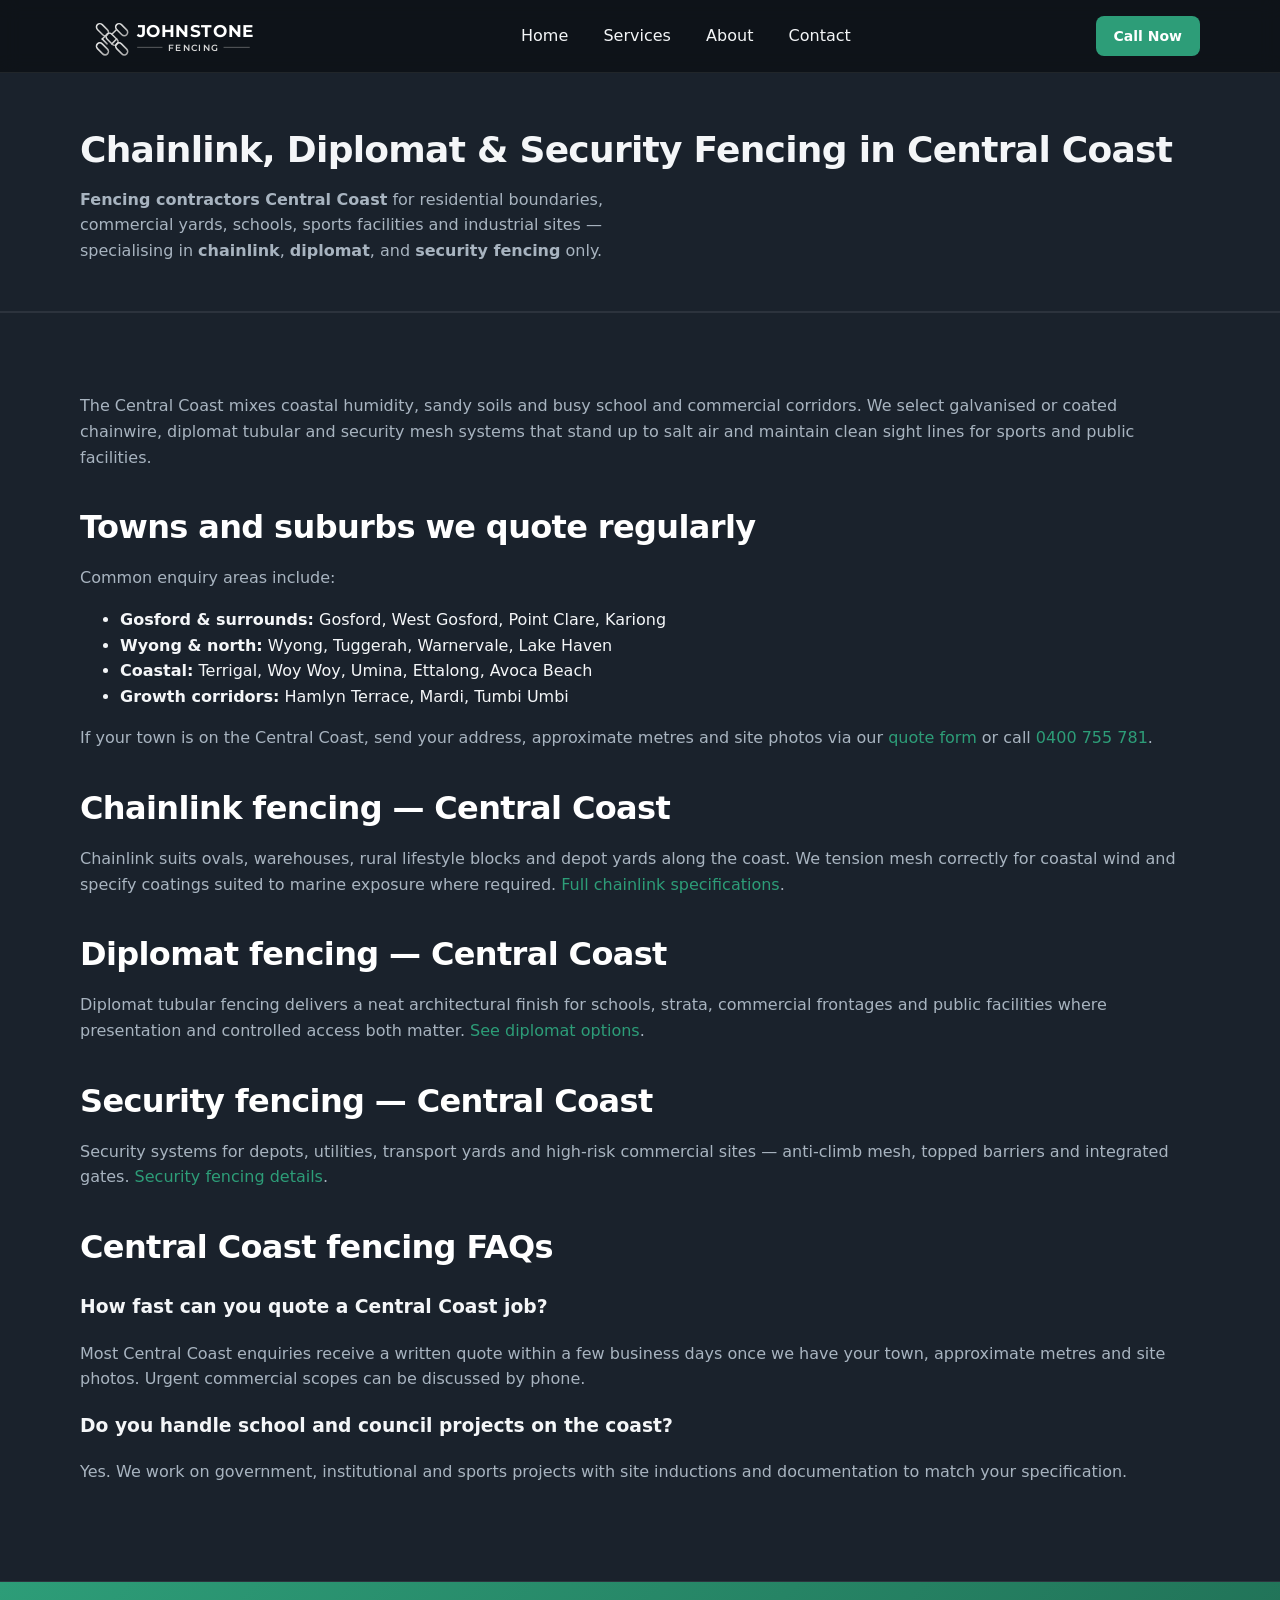
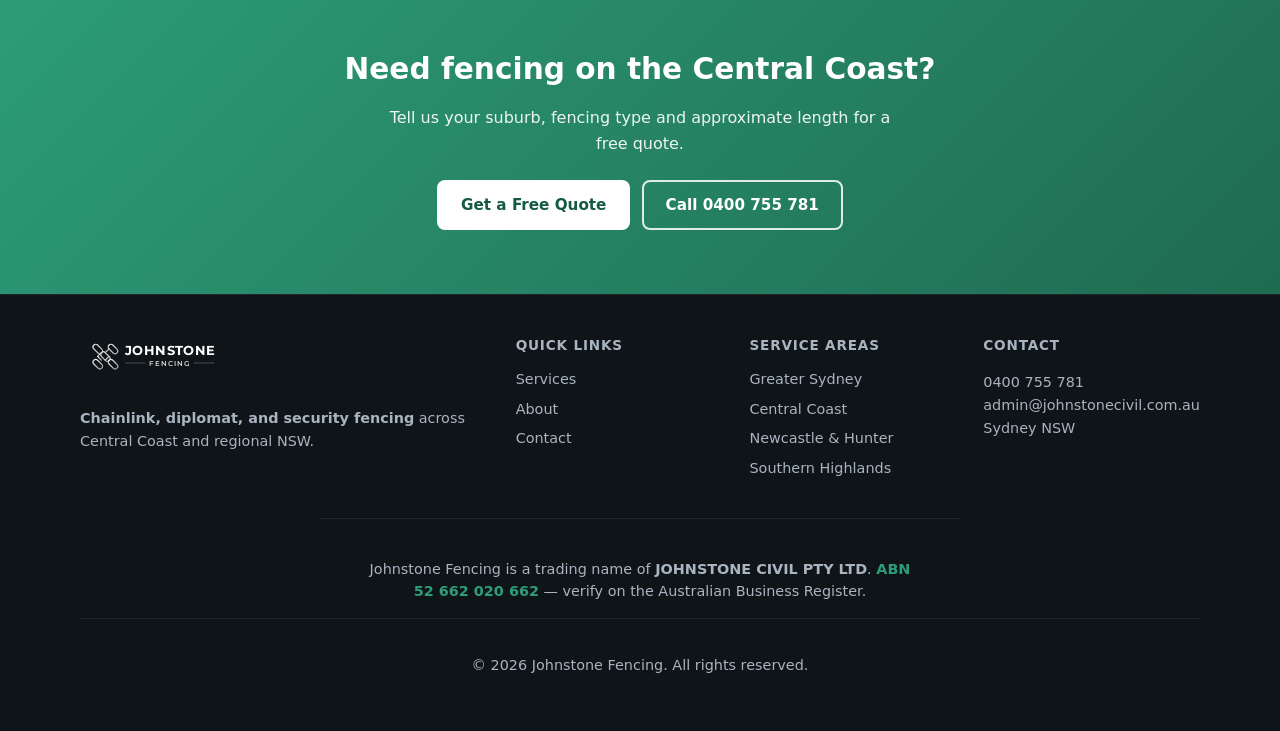
<file: central-coast.html>
<!-- SITE_URL: https://johnstone-fencing.vercel.app -->
<!DOCTYPE html>
<html lang="en-AU">
  <head>
    <meta charset="utf-8" />
    <meta name="viewport" content="width=device-width, initial-scale=1" />
    <link rel="preconnect" href="https://fonts.googleapis.com" />
    <link rel="preconnect" href="https://fonts.gstatic.com" crossorigin />
    <link
      rel="preload"
      href="https://fonts.googleapis.com/css2?family=Montserrat:wght@500;700&display=swap"
      as="style"
    />
    <link
      href="https://fonts.googleapis.com/css2?family=Montserrat:wght@500;700&display=swap"
      rel="stylesheet"
    />
    <link rel="sitemap" type="application/xml" href="/sitemap.xml" />
    <title>Chainlink, Diplomat &amp; Security Fencing Central Coast | Johnstone Fencing</title>
    <meta
      name="description"
      content="Fencing contractors Central Coast NSW — chainlink, diplomat and security fencing for Gosford, Wyong, coastal schools and commercial sites. Free quotes."
    />
    <link rel="stylesheet" href="css/styles.css" />
    <link rel="icon" type="image/svg+xml" href="favicon.svg" />
    <meta name="application-name" content="Johnstone Fencing" />
    <meta name="apple-mobile-web-app-title" content="Johnstone Fencing" />
    <link rel="canonical" href="https://johnstone-fencing.vercel.app/central-coast" />
    <meta property="og:site_name" content="Johnstone Fencing" />
    <meta property="og:url" content="https://johnstone-fencing.vercel.app/central-coast" />
    <meta property="og:title" content="Fencing Central Coast | Chainlink, Diplomat &amp; Security" />
    <meta
      property="og:description"
      content="Specialist chainlink, diplomat and security fencing across Central Coast — residential, commercial, industrial and public sites."
    />
    <meta property="og:type" content="website" />
    <meta property="og:locale" content="en_AU" />
    <meta property="og:image" content="https://johnstone-fencing.vercel.app/images/fenching-hero-1920x600.jpg" />
    <meta property="og:image:width" content="1920" />
    <meta property="og:image:height" content="600" />
    <meta
      property="og:image:alt"
      content="Commercial chainwire fencing installed by Johnstone Fencing in Sydney"
    />
    <meta name="twitter:card" content="summary_large_image" />
    <meta name="twitter:title" content="Fencing Central Coast | Johnstone Fencing" />
    <meta
      name="twitter:description"
      content="Chainlink, diplomat and security fencing on the Central Coast. Licensed and insured."
    />
    <meta name="twitter:image" content="https://johnstone-fencing.vercel.app/images/fenching-hero-1920x600.jpg" />
    <meta name="theme-color" content="#0f1419" />
    <script type="application/ld+json">
      {
        "@context": "https://schema.org",
        "@type": "BreadcrumbList",
        "itemListElement": [
          { "@type": "ListItem", "position": 1, "name": "Home", "item": "https://johnstone-fencing.vercel.app/" },
          {
            "@type": "ListItem",
            "position": 2,
            "name": "Central Coast",
            "item": "https://johnstone-fencing.vercel.app/central-coast"
          }
        ]
      }
    </script>
    <script type="application/ld+json">
      {
        "@context": "https://schema.org",
        "@type": "WebPage",
        "name": "Fencing Central Coast",
        "description": "Chainlink, diplomat and security fencing across Central Coast.",
        "url": "https://johnstone-fencing.vercel.app/central-coast",
        "about": { "@type": "Place", "name": "Central Coast" },
        "isPartOf": { "@id": "https://johnstone-fencing.vercel.app/#business" }
      }
    </script>
    <script type="application/ld+json">
      {
        "@context": "https://schema.org",
        "@type": "FAQPage",
        "mainEntity": [
          {
            "@type": "Question",
            "name": "Do you install fencing across the Central Coast?",
            "acceptedAnswer": {
              "@type": "Answer",
              "text": "Yes. We service Gosford, Wyong, Terrigal, Woy Woy, Tuggerah and surrounding Central Coast towns for chainlink, diplomat and security fencing projects."
            }
          },
          {
            "@type": "Question",
            "name": "What fencing types do you offer on the Central Coast?",
            "acceptedAnswer": {
              "@type": "Answer",
              "text": "We specialise in three systems only: chainlink (chainwire), diplomat tubular fencing, and security perimeter fencing, including matching gates where required."
            }
          }
        ]
      }
    </script>
  </head>
  <body>
    <a class="skip-link" href="#main">Skip to content</a>

    <header class="site-header">
      <div class="container header-inner">
        <a class="logo" href="/" aria-label="Johnstone Fencing — home">
          <svg class="logo__svg" width="900" height="220" viewBox="0 0 900 220" fill="none" xmlns="http://www.w3.org/2000/svg" aria-hidden="true" focusable="false">
            <defs>
              <linearGradient id="jfSteelH" x1="0" y1="0" x2="1" y2="1">
                <stop offset="0%" stop-color="#F4F4F4" />
                <stop offset="50%" stop-color="#D8D8D8" />
                <stop offset="100%" stop-color="#A9A9A9" />
              </linearGradient>
            </defs>
            <g transform="translate(40 40)">
              <g stroke="url(#jfSteelH)" stroke-width="7" stroke-linecap="round" stroke-linejoin="round" opacity="0.95">
                <path d="M40 18C34 24 34 34 40 40L64 64C70 70 80 70 86 64C92 58 92 48 86 42L62 18C56 12 46 12 40 18Z" />
                <path d="M84 62C78 68 78 78 84 84L108 108C114 114 124 114 130 108C136 102 136 92 130 86L106 62C100 56 90 56 84 62Z" />
                <path d="M128 18C122 24 122 34 128 40L152 64C158 70 168 70 174 64C180 58 180 48 174 42L150 18C144 12 134 12 128 18Z" />
                <path d="M40 106C34 112 34 122 40 128L64 152C70 158 80 158 86 152C92 146 92 136 86 130L62 106C56 100 46 100 40 106Z" />
                <path d="M128 106C122 112 122 122 128 128L152 152C158 158 168 158 174 152C180 146 180 136 174 130L150 106C144 100 134 100 128 106Z" />
                <path d="M62 84L84 62" /><path d="M106 62L128 40" /><path d="M62 84L84 106" /><path d="M106 106L128 84" />
              </g>
            </g>
            <g transform="translate(260 58)">
              <text x="0" y="58" fill="#FFFFFF" font-size="78" font-weight="700" letter-spacing="2.5">JOHNSTONE</text>
              <line x1="2" y1="104" x2="118" y2="104" stroke="#9A9A9A" stroke-width="2.5" />
              <text x="142" y="120" fill="#D8D8D8" font-size="42" font-weight="600" letter-spacing="6.5">FENCING</text>
              <line x1="398" y1="104" x2="518" y2="104" stroke="#9A9A9A" stroke-width="2.5" />
            </g>
          </svg>
        </a>
        <button class="nav-toggle" type="button" id="nav-toggle" aria-expanded="false" aria-controls="site-nav" aria-label="Open menu">
          <svg class="icon-open" width="24" height="24" fill="none" stroke="currentColor" stroke-width="2"><path d="M4 6h16M4 12h16M4 18h16" /></svg>
          <svg class="icon-close" width="24" height="24" fill="none" stroke="currentColor" stroke-width="2"><path d="M18 6L6 18M6 6l12 12" /></svg>
        </button>
        <nav class="nav" id="site-nav" aria-label="Primary">
          <ul class="nav-list">
            <li><a href="/">Home</a></li>
            <li><a href="/services">Services</a></li>
            <li><a href="/about">About</a></li>
            <li><a href="/contact">Contact</a></li>
          </ul>
        </nav>
        <a class="btn btn-primary btn-sm header-cta" href="tel:+61400755781">Call Now</a>
      </div>
    </header>

    <main id="main">
      <header class="page-hero">
        <div class="container">
          <h1>Chainlink, Diplomat &amp; Security Fencing in Central Coast</h1>
          <p>
            <strong>Fencing contractors Central Coast</strong> for residential boundaries, commercial yards, schools,
            sports facilities and industrial sites — specialising in <strong>chainlink</strong>,
            <strong>diplomat</strong>, and <strong>security fencing</strong> only.
          </p>
        </div>
      </header>

      <section class="section section-alt">
        <div class="container prose prose-wide">
          <p>
            The Central Coast mixes coastal humidity, sandy soils and busy school and commercial corridors. We select
            galvanised or coated chainwire, diplomat tubular and security mesh systems that stand up to salt air and
            maintain clean sight lines for sports and public facilities.
          </p>
          <h2>Towns and suburbs we quote regularly</h2>
          <p>Common enquiry areas include:</p>
          <ul>
            <li><strong>Gosford &amp; surrounds:</strong> Gosford, West Gosford, Point Clare, Kariong</li>
            <li><strong>Wyong &amp; north:</strong> Wyong, Tuggerah, Warnervale, Lake Haven</li>
            <li><strong>Coastal:</strong> Terrigal, Woy Woy, Umina, Ettalong, Avoca Beach</li>
            <li><strong>Growth corridors:</strong> Hamlyn Terrace, Mardi, Tumbi Umbi</li>
          </ul>
          <p>
            If your town is on the Central Coast, send your address, approximate metres and site photos via our
            <a href="/contact">quote form</a> or call <a href="tel:+61400755781">0400 755 781</a>.
          </p>

          <h2 id="cc-chainlink">Chainlink fencing — Central Coast</h2>
          <p>
            Chainlink suits ovals, warehouses, rural lifestyle blocks and depot yards along the coast. We tension mesh
            correctly for coastal wind and specify coatings suited to marine exposure where required.
            <a href="/services#chainlink">Full chainlink specifications</a>.
          </p>

          <h2 id="cc-diplomat">Diplomat fencing — Central Coast</h2>
          <p>
            Diplomat tubular fencing delivers a neat architectural finish for schools, strata, commercial frontages and
            public facilities where presentation and controlled access both matter.
            <a href="/services#diplomat">See diplomat options</a>.
          </p>

          <h2 id="cc-security">Security fencing — Central Coast</h2>
          <p>
            Security systems for depots, utilities, transport yards and high-risk commercial sites — anti-climb mesh,
            topped barriers and integrated gates. <a href="/services#security">Security fencing details</a>.
          </p>

          <h2>Central Coast fencing FAQs</h2>
          <h3>How fast can you quote a Central Coast job?</h3>
          <p>
            Most Central Coast enquiries receive a written quote within a few business days once we have your town,
            approximate metres and site photos. Urgent commercial scopes can be discussed by phone.
          </p>
          <h3>Do you handle school and council projects on the coast?</h3>
          <p>
            Yes. We work on government, institutional and sports projects with site inductions and documentation to
            match your specification.
          </p>
        </div>
      </section>

      <section class="cta-band" aria-labelledby="cc-cta">
        <div class="container">
          <h2 id="cc-cta">Need fencing on the Central Coast?</h2>
          <p>Tell us your suburb, fencing type and approximate length for a free quote.</p>
          <div class="cta-actions">
            <a class="btn btn-primary" href="/contact">Get a Free Quote</a>
            <a class="btn btn-outline" href="tel:+61400755781">Call 0400 755 781</a>
          </div>
        </div>
      </section>
    </main>

    <footer class="site-footer">
      <div class="container footer-grid">
        <div>
          <a class="logo" href="/" aria-label="Johnstone Fencing — home">
            <svg class="logo__svg" width="900" height="220" viewBox="0 0 900 220" fill="none" xmlns="http://www.w3.org/2000/svg" aria-hidden="true" focusable="false">
              <defs><linearGradient id="jfSteelF" x1="0" y1="0" x2="1" y2="1"><stop offset="0%" stop-color="#F4F4F4" /><stop offset="50%" stop-color="#D8D8D8" /><stop offset="100%" stop-color="#A9A9A9" /></linearGradient></defs>
              <g transform="translate(40 40)"><g stroke="url(#jfSteelF)" stroke-width="7" stroke-linecap="round" stroke-linejoin="round" opacity="0.95"><path d="M40 18C34 24 34 34 40 40L64 64C70 70 80 70 86 64C92 58 92 48 86 42L62 18C56 12 46 12 40 18Z" /><path d="M84 62C78 68 78 78 84 84L108 108C114 114 124 114 130 108C136 102 136 92 130 86L106 62C100 56 90 56 84 62Z" /><path d="M128 18C122 24 122 34 128 40L152 64C158 70 168 70 174 64C180 58 180 48 174 42L150 18C144 12 134 12 128 18Z" /><path d="M40 106C34 112 34 122 40 128L64 152C70 158 80 158 86 152C92 146 92 136 86 130L62 106C56 100 46 100 40 106Z" /><path d="M128 106C122 112 122 122 128 128L152 152C158 158 168 158 174 152C180 146 180 136 174 130L150 106C144 100 134 100 128 106Z" /><path d="M62 84L84 62" /><path d="M106 62L128 40" /><path d="M62 84L84 106" /><path d="M106 106L128 84" /></g></g>
              <g transform="translate(260 58)"><text x="0" y="58" fill="#FFFFFF" font-size="78" font-weight="700" letter-spacing="2.5">JOHNSTONE</text><line x1="2" y1="104" x2="118" y2="104" stroke="#9A9A9A" stroke-width="2.5" /><text x="142" y="120" fill="#D8D8D8" font-size="42" font-weight="600" letter-spacing="6.5">FENCING</text><line x1="398" y1="104" x2="518" y2="104" stroke="#9A9A9A" stroke-width="2.5" /></g>
            </svg>
          </a>
          <p><strong>Chainlink, diplomat, and security fencing</strong> across Central Coast and regional NSW.</p>
        </div>
        <div>
          <h3>Quick links</h3>
          <ul>
            <li><a href="/services">Services</a></li>
            <li><a href="/about">About</a></li>
            <li><a href="/contact">Contact</a></li>
          </ul>
        </div>
        <div>
          <h3>Service areas</h3>
          <ul>
            <li><a href="/greater-sydney">Greater Sydney</a></li>
            <li><a href="/central-coast" aria-current="page">Central Coast</a></li>
            <li><a href="/newcastle">Newcastle &amp; Hunter</a></li>
            <li><a href="/southern-highlands">Southern Highlands</a></li>
          </ul>
        </div>
        <div>
          <h3>Contact</h3>
          <p><a href="tel:+61400755781">0400 755 781</a><br /><a href="mailto:admin@johnstonecivil.com.au">admin@johnstonecivil.com.au</a><br />Sydney NSW</p>
        </div>
      </div>
      <div class="container footer-legal">
        <p>Johnstone Fencing is a trading name of <strong>JOHNSTONE CIVIL PTY LTD</strong>. <a href="https://abr.business.gov.au/ABN/View/52662020662" target="_blank" rel="noopener noreferrer">ABN 52&nbsp;662&nbsp;020&nbsp;662</a> — verify on the Australian Business Register.</p>
      </div>
      <div class="container footer-bottom">
        <p>&copy; <span id="year"></span> Johnstone Fencing. All rights reserved.</p>
      </div>
    </footer>

    <div class="mobile-call-bar" role="navigation" aria-label="Quick actions">
      <a class="btn btn-outline" href="/contact">Free Quote</a>
      <a class="btn btn-primary" href="tel:+61400755781">Call Now</a>
    </div>

    <script src="js/main.js" defer></script>
    <script>document.getElementById("year").textContent = new Date().getFullYear();</script>
  </body>
</html>
</file>
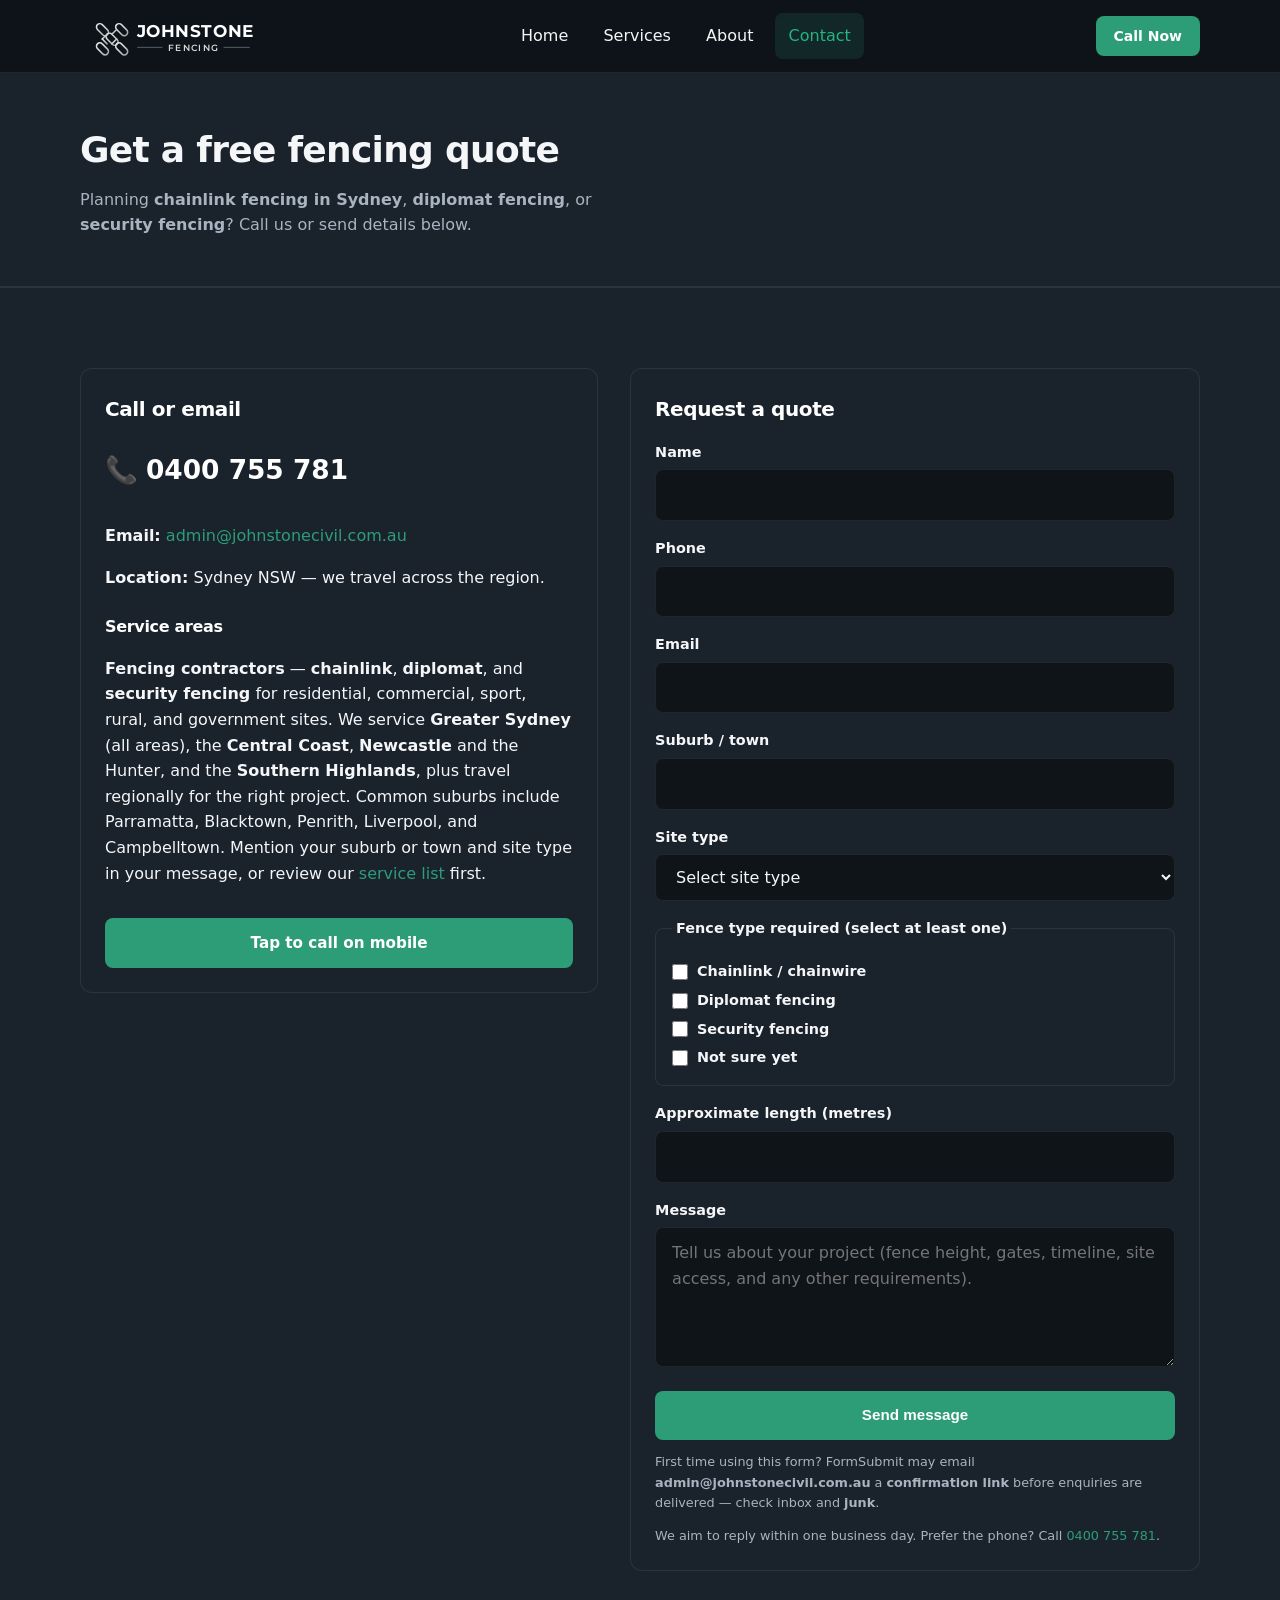
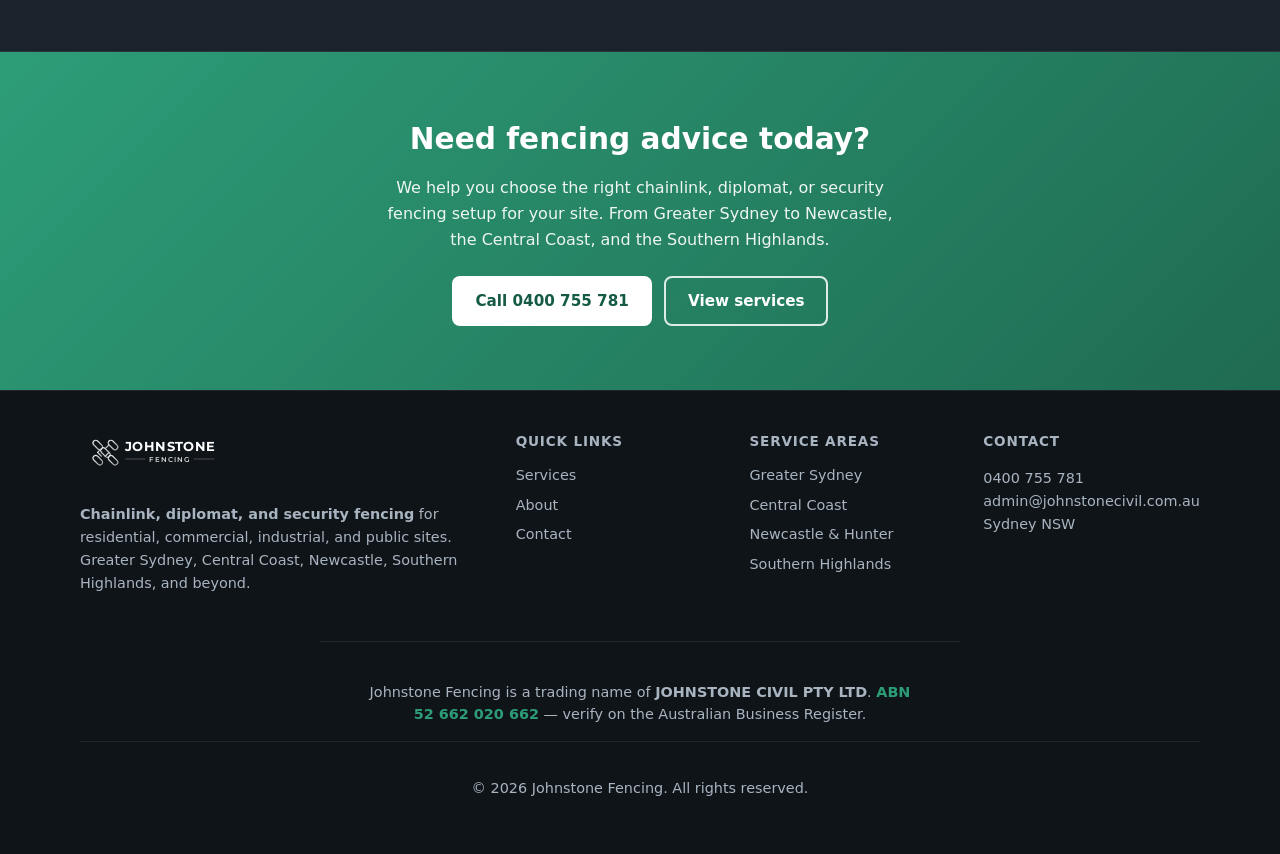
<file: contact.html>
<!-- SITE_URL: https://johnstone-fencing.vercel.app -->
<!DOCTYPE html>
<html lang="en-AU">
  <head>
    <meta charset="utf-8" />
    <meta name="viewport" content="width=device-width, initial-scale=1" />
    <link rel="preconnect" href="https://fonts.googleapis.com" />
    <link rel="preconnect" href="https://fonts.gstatic.com" crossorigin />
    <link
      rel="preload"
      href="https://fonts.googleapis.com/css2?family=Montserrat:wght@500;700&display=swap"
      as="style"
    />
    <link
      href="https://fonts.googleapis.com/css2?family=Montserrat:wght@500;700&display=swap"
      rel="stylesheet"
    />
    <link rel="sitemap" type="application/xml" href="/sitemap.xml" />
    <title>Contact Johnstone Fencing | Chainlink, Diplomat &amp; Security Quotes</title>
    <meta
      name="description"
      content="Contact Johnstone Fencing for free Chainlink, Diplomat &amp; Security fencing quotes across Greater Sydney, Central Coast, Newcastle, and Southern Highlands."
    />
    <link rel="stylesheet" href="css/styles.css" />
    <link rel="icon" type="image/svg+xml" href="favicon.svg" />
    <meta name="application-name" content="Johnstone Fencing" />
    <meta name="apple-mobile-web-app-title" content="Johnstone Fencing" />
    <link rel="canonical" href="https://johnstone-fencing.vercel.app/contact" />
    <meta property="og:site_name" content="Johnstone Fencing" />
    <meta property="og:url" content="https://johnstone-fencing.vercel.app/contact" />
    <meta property="og:title" content="Contact Johnstone Fencing | Chainlink, Diplomat &amp; Security Quotes" />
    <meta
      property="og:description"
      content="Call 0400 755 781 or send your suburb and project details for a fast Chainlink, Diplomat &amp; Security fencing quote across Sydney and regional NSW."
    />
    <meta property="og:type" content="website" />
    <meta property="og:locale" content="en_AU" />
    <meta property="og:image" content="https://johnstone-fencing.vercel.app/images/fenching-hero-1920x600.jpg" />
    <meta property="og:image:width" content="1920" />
    <meta property="og:image:height" content="600" />
    <meta
      property="og:image:alt"
      content="Commercial chainwire fencing installed by Johnstone Fencing in Sydney"
    />
    <meta name="twitter:card" content="summary_large_image" />
    <meta name="twitter:title" content="Contact Johnstone Fencing | Chainlink, Diplomat &amp; Security Quotes" />
    <meta
      name="twitter:description"
      content="Get a Chainlink, Diplomat &amp; Security fencing quote for Sydney, Central Coast, Newcastle, and Southern Highlands projects."
    />
    <meta name="twitter:image" content="https://johnstone-fencing.vercel.app/images/fenching-hero-1920x600.jpg" />
    <meta name="theme-color" content="#0f1419" />
    <script type="application/ld+json">
      {
        "@context": "https://schema.org",
        "@type": "BreadcrumbList",
        "itemListElement": [
          { "@type": "ListItem", "position": 1, "name": "Home", "item": "https://johnstone-fencing.vercel.app/" },
          {
            "@type": "ListItem",
            "position": 2,
            "name": "Contact",
            "item": "https://johnstone-fencing.vercel.app/contact"
          }
        ]
      }
    </script>
    <script type="application/ld+json">
      {
        "@context": "https://schema.org",
        "@type": "ContactPage",
        "name": "Contact Johnstone Fencing",
        "url": "https://johnstone-fencing.vercel.app/contact",
        "mainEntity": {
          "@id": "https://johnstone-fencing.vercel.app/#business",
          "telephone": "+61400755781",
          "email": "admin@johnstonecivil.com.au"
        }
      }
    </script>
  </head>
  <body>
    <a class="skip-link" href="#main">Skip to content</a>

    <header class="site-header">
      <div class="container header-inner">
        <a class="logo" href="/" aria-label="Johnstone Fencing — home">
          <svg
            class="logo__svg"
            width="900"
            height="220"
            viewBox="0 0 900 220"
            fill="none"
            xmlns="http://www.w3.org/2000/svg"
            aria-hidden="true"
            focusable="false"
          >
            <defs>
              <linearGradient id="jfSteelH" x1="0" y1="0" x2="1" y2="1">
                <stop offset="0%" stop-color="#F4F4F4" />
                <stop offset="50%" stop-color="#D8D8D8" />
                <stop offset="100%" stop-color="#A9A9A9" />
              </linearGradient>
            </defs>
            <g transform="translate(40 40)">
              <g stroke="url(#jfSteelH)" stroke-width="7" stroke-linecap="round" stroke-linejoin="round" opacity="0.95">
                <path d="M40 18C34 24 34 34 40 40L64 64C70 70 80 70 86 64C92 58 92 48 86 42L62 18C56 12 46 12 40 18Z" />
                <path d="M84 62C78 68 78 78 84 84L108 108C114 114 124 114 130 108C136 102 136 92 130 86L106 62C100 56 90 56 84 62Z" />
                <path d="M128 18C122 24 122 34 128 40L152 64C158 70 168 70 174 64C180 58 180 48 174 42L150 18C144 12 134 12 128 18Z" />
                <path d="M40 106C34 112 34 122 40 128L64 152C70 158 80 158 86 152C92 146 92 136 86 130L62 106C56 100 46 100 40 106Z" />
                <path d="M128 106C122 112 122 122 128 128L152 152C158 158 168 158 174 152C180 146 180 136 174 130L150 106C144 100 134 100 128 106Z" />
                <path d="M62 84L84 62" />
                <path d="M106 62L128 40" />
                <path d="M62 84L84 106" />
                <path d="M106 106L128 84" />
              </g>
            </g>
            <g transform="translate(260 58)">
              <text x="0" y="58" fill="#FFFFFF" font-size="78" font-weight="700" letter-spacing="2.5">JOHNSTONE</text>
              <line x1="2" y1="104" x2="118" y2="104" stroke="#9A9A9A" stroke-width="2.5" />
              <text x="142" y="120" fill="#D8D8D8" font-size="42" font-weight="600" letter-spacing="6.5">FENCING</text>
              <line x1="398" y1="104" x2="518" y2="104" stroke="#9A9A9A" stroke-width="2.5" />
            </g>
          </svg>
        </a>
        <button
          class="nav-toggle"
          type="button"
          id="nav-toggle"
          aria-expanded="false"
          aria-controls="site-nav"
          aria-label="Open menu"
        >
          <svg class="icon-open" width="24" height="24" fill="none" stroke="currentColor" stroke-width="2">
            <path d="M4 6h16M4 12h16M4 18h16" />
          </svg>
          <svg class="icon-close" width="24" height="24" fill="none" stroke="currentColor" stroke-width="2">
            <path d="M18 6L6 18M6 6l12 12" />
          </svg>
        </button>
        <nav class="nav" id="site-nav" aria-label="Primary">
          <ul class="nav-list">
            <li><a href="/">Home</a></li>
            <li><a href="/services">Services</a></li>
            <li><a href="/about">About</a></li>
            <li><a href="/contact" aria-current="page">Contact</a></li>
          </ul>
        </nav>
        <a class="btn btn-primary btn-sm header-cta" href="tel:+61400755781">Call Now</a>
      </div>
    </header>

    <main id="main">
      <header class="page-hero">
        <div class="container">
          <h1>Get a free fencing quote</h1>
          <p>
            Planning <strong>chainlink fencing in Sydney</strong>, <strong>diplomat fencing</strong>, or
            <strong>security fencing</strong>? Call us or send details below.
          </p>
        </div>
      </header>

      <section class="section section-alt">
        <div class="container contact-grid">
          <div class="contact-card">
            <h2>Call or email</h2>
            <p class="phone-large">
              <span aria-hidden="true">📞</span>
              <a href="tel:+61400755781">0400 755 781</a>
            </p>
            <p>
              <strong>Email:</strong>
              <a href="mailto:admin@johnstonecivil.com.au">admin@johnstonecivil.com.au</a>
            </p>
            <p><strong>Location:</strong> Sydney NSW — we travel across the region.</p>
            <h2 style="margin-top: 1.5rem; font-size: 1rem">Service areas</h2>
            <p>
              <strong>Fencing contractors</strong> — <strong>chainlink</strong>, <strong>diplomat</strong>, and
              <strong>security fencing</strong> for residential, commercial, sport, rural, and
              government sites. We service <strong>Greater Sydney</strong> (all areas), the <strong>Central Coast</strong>,
              <strong>Newcastle</strong> and the Hunter, and the <strong>Southern Highlands</strong>, plus travel
              regionally for the right project. Common suburbs include Parramatta, Blacktown, Penrith, Liverpool, and
              Campbelltown. Mention your suburb or town and site type in your message, or review our
              <a href="/services">service list</a> first.
            </p>
            <a class="btn btn-primary btn-block" href="tel:+61400755781" style="margin-top: 1rem">Tap to call on mobile</a>
          </div>

          <div class="contact-card">
            <h2>Request a quote</h2>
            <!--
              FormSubmit (https://formsubmit.co): first submission to admin@johnstonecivil.com.au sends a confirmation link — click it to activate delivery. Check junk mail.
            -->
            <form class="quote-form" action="https://formsubmit.co/admin@johnstonecivil.com.au" method="POST">
              <input type="hidden" name="_subject" value="New quote request — Johnstone Fencing website" />
              <input type="text" name="_gotcha" class="visually-hidden" tabindex="-1" autocomplete="off" aria-hidden="true" />
              <input type="hidden" name="_template" value="table" />
              <input type="hidden" name="_next" id="form-next" value="https://johnstone-fencing.vercel.app/contact?sent=1" />

              <div class="form-group">
                <label for="name">Name</label>
                <input id="name" name="name" type="text" required autocomplete="name" />
              </div>
              <div class="form-group">
                <label for="phone">Phone</label>
                <input id="phone" name="phone" type="tel" required autocomplete="tel" inputmode="tel" />
              </div>
              <div class="form-group">
                <label for="email">Email</label>
                <input id="email" name="email" type="email" required autocomplete="email" />
              </div>
              <div class="form-group">
                <label for="suburb">Suburb / town</label>
                <input id="suburb" name="suburb" type="text" required autocomplete="address-level2" />
              </div>
              <div class="form-group">
                <label for="site-type">Site type</label>
                <select id="site-type" name="site_type" required>
                  <option value="">Select site type</option>
                  <option value="Residential">Residential</option>
                  <option value="Commercial">Commercial</option>
                  <option value="Sports facility">Sports facility</option>
                  <option value="Rural / acreage">Rural / acreage</option>
                  <option value="Government / public sector">Government / public sector</option>
                </select>
              </div>
              <fieldset class="form-group fence-options">
                <legend>Fence type required (select at least one)</legend>
                <label><input type="checkbox" name="fence_types[]" value="Chainlink / chainwire" /> Chainlink / chainwire</label>
                <label><input type="checkbox" name="fence_types[]" value="Diplomat fencing" /> Diplomat fencing</label>
                <label><input type="checkbox" name="fence_types[]" value="Security fencing" /> Security fencing</label>
                <label><input type="checkbox" name="fence_types[]" value="Not sure yet" /> Not sure yet</label>
              </fieldset>
              <div class="form-group">
                <label for="metres">Approximate length (metres)</label>
                <input id="metres" name="approx_metres" type="number" required inputmode="numeric" min="1" step="1" />
              </div>
              <div class="form-group">
                <label for="message">Message</label>
                <textarea id="message" name="message" required placeholder="Tell us about your project (fence height, gates, timeline, site access, and any other requirements)."></textarea>
              </div>
              <button class="btn btn-primary btn-block" type="submit">Send message</button>
              <p class="form-hint">
                First time using this form? FormSubmit may email <strong>admin@johnstonecivil.com.au</strong> a
                <strong>confirmation link</strong> before enquiries are delivered — check inbox and <strong>junk</strong>.
              </p>
              <p class="form-hint">We aim to reply within one business day. Prefer the phone? Call <a href="tel:+61400755781">0400 755 781</a>.</p>
            </form>
          </div>
        </div>
      </section>

      <section class="cta-band" aria-labelledby="contact-cta">
        <div class="container">
          <h2 id="contact-cta">Need fencing advice today?</h2>
          <p>
            We help you choose the right chainlink, diplomat, or security fencing setup for your site. From Greater Sydney
            to Newcastle, the Central Coast, and the Southern Highlands.
          </p>
          <div class="cta-actions">
            <a class="btn btn-primary" href="tel:+61400755781">Call 0400 755 781</a>
            <a class="btn btn-outline" href="/services">View services</a>
          </div>
        </div>
      </section>
    </main>

    <footer class="site-footer">
      <div class="container footer-grid">
        <div>
          <a class="logo" href="/" aria-label="Johnstone Fencing — home">
            <svg
              class="logo__svg"
              width="900"
              height="220"
              viewBox="0 0 900 220"
              fill="none"
              xmlns="http://www.w3.org/2000/svg"
              aria-hidden="true"
              focusable="false"
            >
              <defs>
                <linearGradient id="jfSteelF" x1="0" y1="0" x2="1" y2="1">
                  <stop offset="0%" stop-color="#F4F4F4" />
                  <stop offset="50%" stop-color="#D8D8D8" />
                  <stop offset="100%" stop-color="#A9A9A9" />
                </linearGradient>
              </defs>
              <g transform="translate(40 40)">
                <g stroke="url(#jfSteelF)" stroke-width="7" stroke-linecap="round" stroke-linejoin="round" opacity="0.95">
                  <path d="M40 18C34 24 34 34 40 40L64 64C70 70 80 70 86 64C92 58 92 48 86 42L62 18C56 12 46 12 40 18Z" />
                  <path d="M84 62C78 68 78 78 84 84L108 108C114 114 124 114 130 108C136 102 136 92 130 86L106 62C100 56 90 56 84 62Z" />
                  <path d="M128 18C122 24 122 34 128 40L152 64C158 70 168 70 174 64C180 58 180 48 174 42L150 18C144 12 134 12 128 18Z" />
                  <path d="M40 106C34 112 34 122 40 128L64 152C70 158 80 158 86 152C92 146 92 136 86 130L62 106C56 100 46 100 40 106Z" />
                  <path d="M128 106C122 112 122 122 128 128L152 152C158 158 168 158 174 152C180 146 180 136 174 130L150 106C144 100 134 100 128 106Z" />
                  <path d="M62 84L84 62" />
                  <path d="M106 62L128 40" />
                  <path d="M62 84L84 106" />
                  <path d="M106 106L128 84" />
                </g>
              </g>
              <g transform="translate(260 58)">
                <text x="0" y="58" fill="#FFFFFF" font-size="78" font-weight="700" letter-spacing="2.5">JOHNSTONE</text>
                <line x1="2" y1="104" x2="118" y2="104" stroke="#9A9A9A" stroke-width="2.5" />
                <text x="142" y="120" fill="#D8D8D8" font-size="42" font-weight="600" letter-spacing="6.5">FENCING</text>
                <line x1="398" y1="104" x2="518" y2="104" stroke="#9A9A9A" stroke-width="2.5" />
              </g>
            </svg>
          </a>
          <p>
            <strong>Chainlink, diplomat, and security fencing</strong> for residential, commercial, industrial, and public
            sites. Greater Sydney, Central Coast, Newcastle, Southern Highlands, and beyond.
          </p>
        </div>
        <div>
          <h3>Quick links</h3>
          <ul>
            <li><a href="/services">Services</a></li>
            <li><a href="/about">About</a></li>
            <li><a href="/contact" aria-current="page">Contact</a></li>
          </ul>
        </div>
        <div>
          <h3>Service areas</h3>
          <ul>
            <li><a href="/greater-sydney">Greater Sydney</a></li>
            <li><a href="/central-coast">Central Coast</a></li>
            <li><a href="/newcastle">Newcastle &amp; Hunter</a></li>
            <li><a href="/southern-highlands">Southern Highlands</a></li>
          </ul>
        </div>
        <div>
          <h3>Contact</h3>
          <p>
            <a href="tel:+61400755781">0400 755 781</a><br />
            <a href="mailto:admin@johnstonecivil.com.au">admin@johnstonecivil.com.au</a><br />
            Sydney NSW
          </p>
        </div>
      </div>
      <div class="container footer-legal">
        <p>
          Johnstone Fencing is a trading name of <strong>JOHNSTONE CIVIL PTY LTD</strong>.
          <a href="https://abr.business.gov.au/ABN/View/52662020662" target="_blank" rel="noopener noreferrer"
            >ABN 52&nbsp;662&nbsp;020&nbsp;662</a
          >
          — verify on the Australian Business Register.
        </p>
      </div>
      <div class="container footer-bottom">
        <p>&copy; <span id="year"></span> Johnstone Fencing. All rights reserved.</p>
      </div>
    </footer>

    <div class="mobile-call-bar" role="navigation" aria-label="Quick actions">
      <a class="btn btn-outline" href="#main">Quote form</a>
      <a class="btn btn-primary" href="tel:+61400755781">Call Now</a>
    </div>

    <script src="js/main.js" defer></script>
    <script>
      document.getElementById("year").textContent = new Date().getFullYear();
      (function () {
        var next = document.getElementById("form-next");
        if (next && location.protocol !== "file:") {
          try {
            next.value = new URL("/contact?sent=1", location.origin).href;
          } catch (e) {}
        }
      })();
      (function () {
        var form = document.querySelector(".quote-form");
        if (!form) return;
        var fenceBoxes = form.querySelectorAll('input[name="fence_types[]"]');
        if (!fenceBoxes.length) return;

        function syncFenceTypeValidity() {
          var anyChecked = Array.prototype.some.call(fenceBoxes, function (box) {
            return box.checked;
          });
          var message = anyChecked ? "" : "Please select at least one fence type.";
          fenceBoxes[0].setCustomValidity(message);
        }

        Array.prototype.forEach.call(fenceBoxes, function (box) {
          box.addEventListener("change", syncFenceTypeValidity);
        });
        form.addEventListener("submit", syncFenceTypeValidity);
        syncFenceTypeValidity();
      })();
      if (new URLSearchParams(location.search).get("sent") === "1") {
        var card = document.querySelector(".contact-card .quote-form");
        if (card && card.parentElement) {
          card.parentElement.insertAdjacentHTML(
            "afterbegin",
            '<p class="form-hint" role="status" style="background: rgba(45,157,120,0.2); padding: 0.75rem 1rem; border-radius: 8px; margin-bottom: 1rem; color: #e8f5f0;">Thanks — your message was sent. We will get back to you shortly.</p>'
          );
          card.reset();
        }
      }
    </script>
  </body>
</html>
</file>
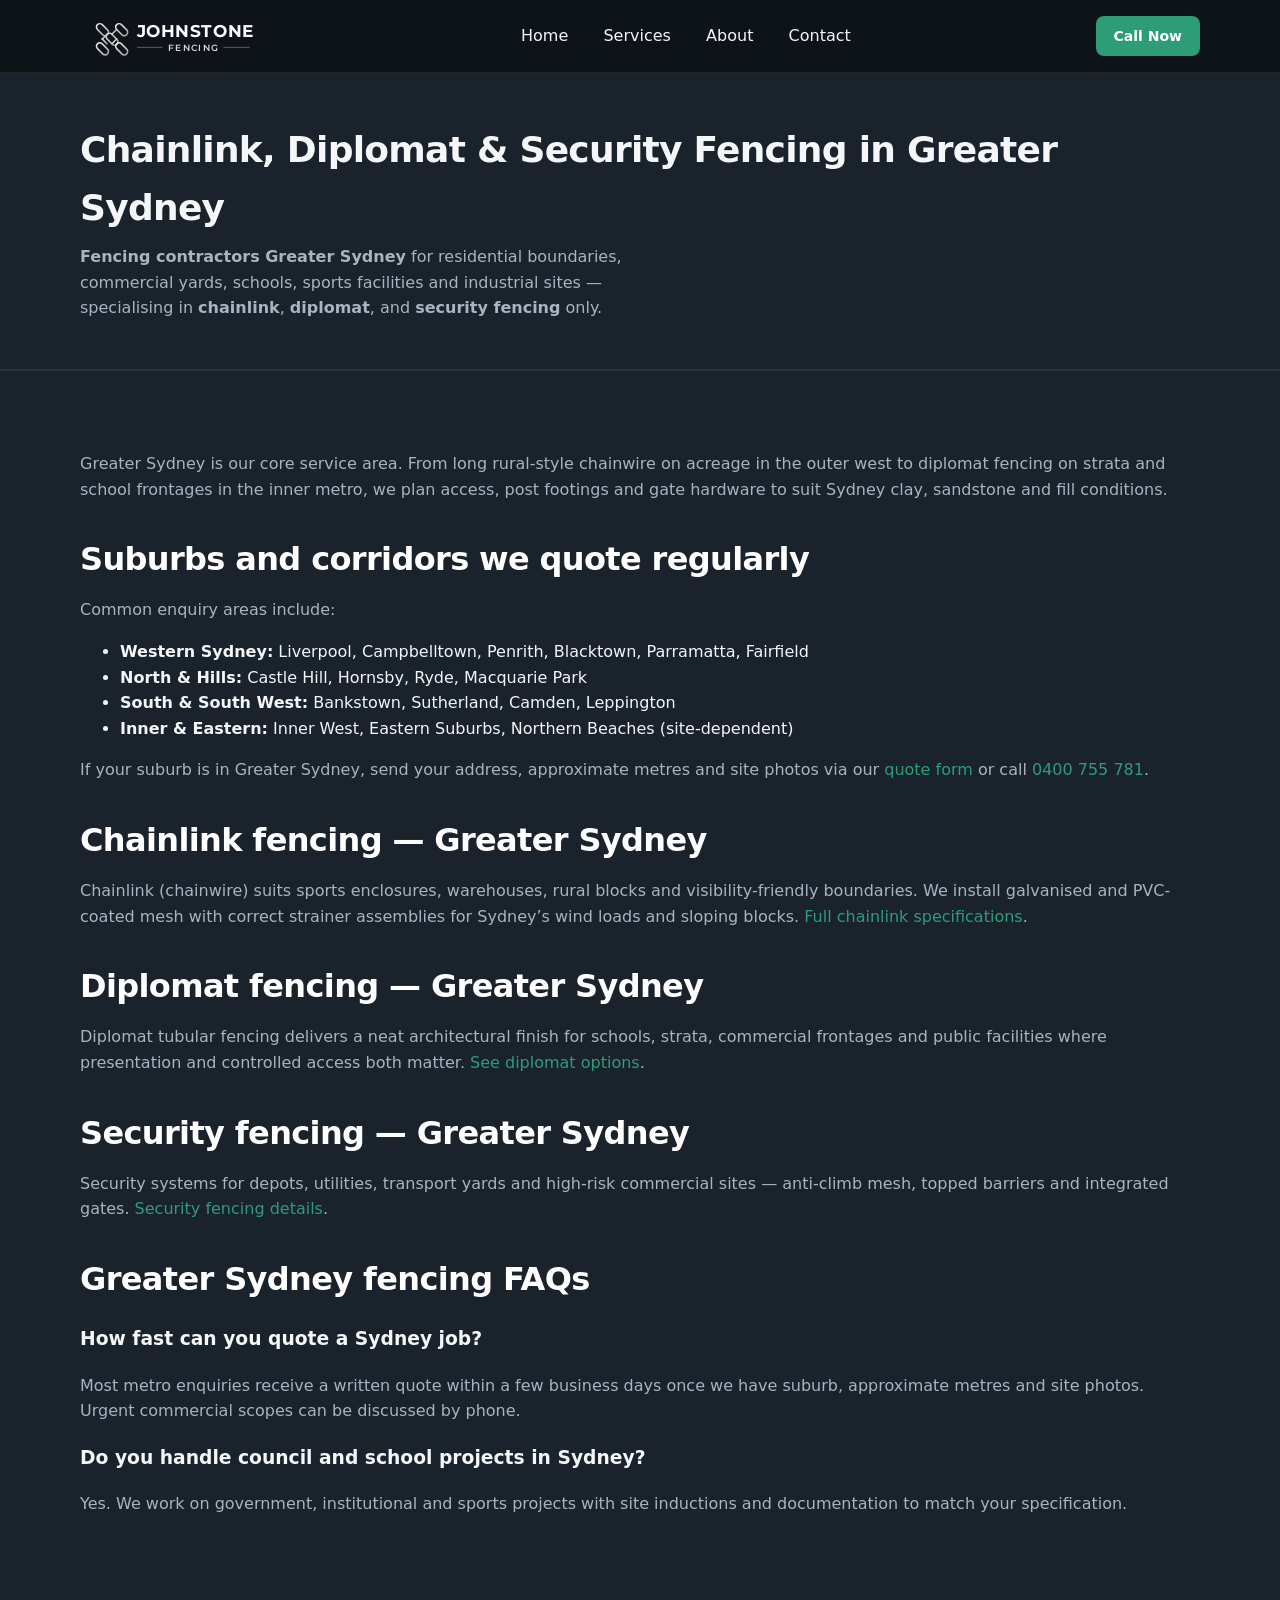
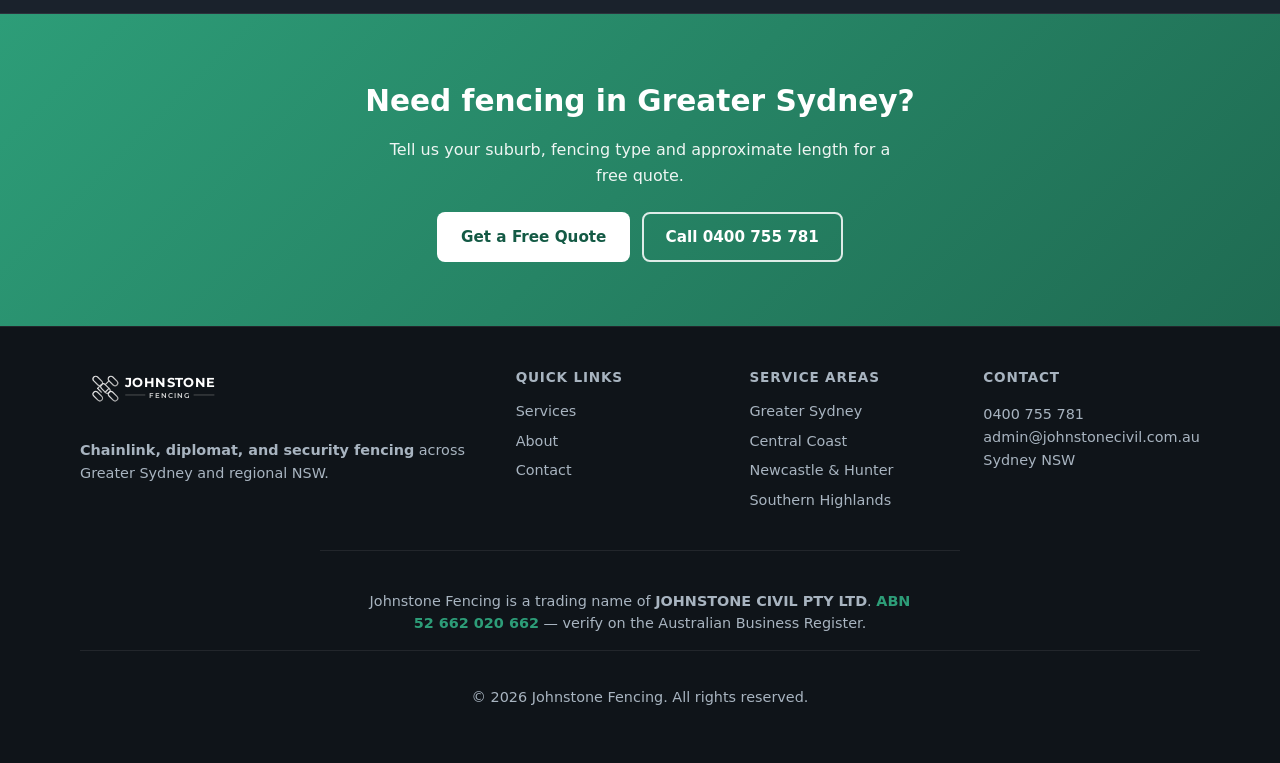
<file: greater-sydney.html>
<!-- SITE_URL: https://johnstone-fencing.vercel.app -->
<!DOCTYPE html>
<html lang="en-AU">
  <head>
    <meta charset="utf-8" />
    <meta name="viewport" content="width=device-width, initial-scale=1" />
    <link rel="preconnect" href="https://fonts.googleapis.com" />
    <link rel="preconnect" href="https://fonts.gstatic.com" crossorigin />
    <link
      rel="preload"
      href="https://fonts.googleapis.com/css2?family=Montserrat:wght@500;700&display=swap"
      as="style"
    />
    <link
      href="https://fonts.googleapis.com/css2?family=Montserrat:wght@500;700&display=swap"
      rel="stylesheet"
    />
    <link rel="sitemap" type="application/xml" href="/sitemap.xml" />
    <title>Chainlink, Diplomat &amp; Security Fencing Greater Sydney | Johnstone Fencing</title>
    <meta
      name="description"
      content="Fencing contractors Greater Sydney — chainlink, diplomat and security fencing for homes, schools, warehouses and sports grounds. Free quotes across Western Sydney and metro."
    />
    <link rel="stylesheet" href="css/styles.css" />
    <link rel="icon" type="image/svg+xml" href="favicon.svg" />
    <meta name="application-name" content="Johnstone Fencing" />
    <meta name="apple-mobile-web-app-title" content="Johnstone Fencing" />
    <link rel="canonical" href="https://johnstone-fencing.vercel.app/greater-sydney" />
    <meta property="og:site_name" content="Johnstone Fencing" />
    <meta property="og:url" content="https://johnstone-fencing.vercel.app/greater-sydney" />
    <meta property="og:title" content="Fencing Greater Sydney | Chainlink, Diplomat &amp; Security" />
    <meta
      property="og:description"
      content="Specialist chainlink, diplomat and security fencing across Greater Sydney — residential, commercial, industrial and public sites."
    />
    <meta property="og:type" content="website" />
    <meta property="og:locale" content="en_AU" />
    <meta property="og:image" content="https://johnstone-fencing.vercel.app/images/fenching-hero-1920x600.jpg" />
    <meta property="og:image:width" content="1920" />
    <meta property="og:image:height" content="600" />
    <meta
      property="og:image:alt"
      content="Commercial chainwire fencing installed by Johnstone Fencing in Sydney"
    />
    <meta name="twitter:card" content="summary_large_image" />
    <meta name="twitter:title" content="Fencing Greater Sydney | Johnstone Fencing" />
    <meta
      name="twitter:description"
      content="Chainlink, diplomat and security fencing across Greater Sydney and Western Sydney. Licensed and insured."
    />
    <meta name="twitter:image" content="https://johnstone-fencing.vercel.app/images/fenching-hero-1920x600.jpg" />
    <meta name="theme-color" content="#0f1419" />
    <script type="application/ld+json">
      {
        "@context": "https://schema.org",
        "@type": "BreadcrumbList",
        "itemListElement": [
          { "@type": "ListItem", "position": 1, "name": "Home", "item": "https://johnstone-fencing.vercel.app/" },
          {
            "@type": "ListItem",
            "position": 2,
            "name": "Greater Sydney",
            "item": "https://johnstone-fencing.vercel.app/greater-sydney"
          }
        ]
      }
    </script>
    <script type="application/ld+json">
      {
        "@context": "https://schema.org",
        "@type": "WebPage",
        "name": "Fencing Greater Sydney",
        "description": "Chainlink, diplomat and security fencing across Greater Sydney.",
        "url": "https://johnstone-fencing.vercel.app/greater-sydney",
        "about": { "@type": "Place", "name": "Greater Sydney" },
        "isPartOf": { "@id": "https://johnstone-fencing.vercel.app/#business" }
      }
    </script>
    <script type="application/ld+json">
      {
        "@context": "https://schema.org",
        "@type": "FAQPage",
        "mainEntity": [
          {
            "@type": "Question",
            "name": "Do you install fencing across all of Greater Sydney?",
            "acceptedAnswer": {
              "@type": "Answer",
              "text": "Yes. We quote and install chainlink, diplomat and security fencing across Greater Sydney including Western Sydney, North Shore, Inner West and growth corridors such as Liverpool, Campbelltown and Parramatta."
            }
          },
          {
            "@type": "Question",
            "name": "What fencing types do you offer in Sydney?",
            "acceptedAnswer": {
              "@type": "Answer",
              "text": "We specialise in three systems only: chainlink (chainwire), diplomat tubular fencing, and security perimeter fencing, including matching gates where required."
            }
          }
        ]
      }
    </script>
  </head>
  <body>
    <a class="skip-link" href="#main">Skip to content</a>

    <header class="site-header">
      <div class="container header-inner">
        <a class="logo" href="/" aria-label="Johnstone Fencing — home">
          <svg class="logo__svg" width="900" height="220" viewBox="0 0 900 220" fill="none" xmlns="http://www.w3.org/2000/svg" aria-hidden="true" focusable="false">
            <defs>
              <linearGradient id="jfSteelH" x1="0" y1="0" x2="1" y2="1">
                <stop offset="0%" stop-color="#F4F4F4" />
                <stop offset="50%" stop-color="#D8D8D8" />
                <stop offset="100%" stop-color="#A9A9A9" />
              </linearGradient>
            </defs>
            <g transform="translate(40 40)">
              <g stroke="url(#jfSteelH)" stroke-width="7" stroke-linecap="round" stroke-linejoin="round" opacity="0.95">
                <path d="M40 18C34 24 34 34 40 40L64 64C70 70 80 70 86 64C92 58 92 48 86 42L62 18C56 12 46 12 40 18Z" />
                <path d="M84 62C78 68 78 78 84 84L108 108C114 114 124 114 130 108C136 102 136 92 130 86L106 62C100 56 90 56 84 62Z" />
                <path d="M128 18C122 24 122 34 128 40L152 64C158 70 168 70 174 64C180 58 180 48 174 42L150 18C144 12 134 12 128 18Z" />
                <path d="M40 106C34 112 34 122 40 128L64 152C70 158 80 158 86 152C92 146 92 136 86 130L62 106C56 100 46 100 40 106Z" />
                <path d="M128 106C122 112 122 122 128 128L152 152C158 158 168 158 174 152C180 146 180 136 174 130L150 106C144 100 134 100 128 106Z" />
                <path d="M62 84L84 62" /><path d="M106 62L128 40" /><path d="M62 84L84 106" /><path d="M106 106L128 84" />
              </g>
            </g>
            <g transform="translate(260 58)">
              <text x="0" y="58" fill="#FFFFFF" font-size="78" font-weight="700" letter-spacing="2.5">JOHNSTONE</text>
              <line x1="2" y1="104" x2="118" y2="104" stroke="#9A9A9A" stroke-width="2.5" />
              <text x="142" y="120" fill="#D8D8D8" font-size="42" font-weight="600" letter-spacing="6.5">FENCING</text>
              <line x1="398" y1="104" x2="518" y2="104" stroke="#9A9A9A" stroke-width="2.5" />
            </g>
          </svg>
        </a>
        <button class="nav-toggle" type="button" id="nav-toggle" aria-expanded="false" aria-controls="site-nav" aria-label="Open menu">
          <svg class="icon-open" width="24" height="24" fill="none" stroke="currentColor" stroke-width="2"><path d="M4 6h16M4 12h16M4 18h16" /></svg>
          <svg class="icon-close" width="24" height="24" fill="none" stroke="currentColor" stroke-width="2"><path d="M18 6L6 18M6 6l12 12" /></svg>
        </button>
        <nav class="nav" id="site-nav" aria-label="Primary">
          <ul class="nav-list">
            <li><a href="/">Home</a></li>
            <li><a href="/services">Services</a></li>
            <li><a href="/about">About</a></li>
            <li><a href="/contact">Contact</a></li>
          </ul>
        </nav>
        <a class="btn btn-primary btn-sm header-cta" href="tel:+61400755781">Call Now</a>
      </div>
    </header>

    <main id="main">
      <header class="page-hero">
        <div class="container">
          <h1>Chainlink, Diplomat &amp; Security Fencing in Greater Sydney</h1>
          <p>
            <strong>Fencing contractors Greater Sydney</strong> for residential boundaries, commercial yards, schools,
            sports facilities and industrial sites — specialising in <strong>chainlink</strong>,
            <strong>diplomat</strong>, and <strong>security fencing</strong> only.
          </p>
        </div>
      </header>

      <section class="section section-alt">
        <div class="container prose prose-wide">
          <p>
            Greater Sydney is our core service area. From long rural-style chainwire on acreage in the outer west to
            diplomat fencing on strata and school frontages in the inner metro, we plan access, post footings and gate
            hardware to suit Sydney clay, sandstone and fill conditions.
          </p>
          <h2>Suburbs and corridors we quote regularly</h2>
          <p>Common enquiry areas include:</p>
          <ul>
            <li><strong>Western Sydney:</strong> Liverpool, Campbelltown, Penrith, Blacktown, Parramatta, Fairfield</li>
            <li><strong>North &amp; Hills:</strong> Castle Hill, Hornsby, Ryde, Macquarie Park</li>
            <li><strong>South &amp; South West:</strong> Bankstown, Sutherland, Camden, Leppington</li>
            <li><strong>Inner &amp; Eastern:</strong> Inner West, Eastern Suburbs, Northern Beaches (site-dependent)</li>
          </ul>
          <p>
            If your suburb is in Greater Sydney, send your address, approximate metres and site photos via our
            <a href="/contact">quote form</a> or call <a href="tel:+61400755781">0400 755 781</a>.
          </p>

          <h2 id="gs-chainlink">Chainlink fencing — Greater Sydney</h2>
          <p>
            Chainlink (chainwire) suits sports enclosures, warehouses, rural blocks and visibility-friendly boundaries.
            We install galvanised and PVC-coated mesh with correct strainer assemblies for Sydney’s wind loads and
            sloping blocks. <a href="/services#chainlink">Full chainlink specifications</a>.
          </p>

          <h2 id="gs-diplomat">Diplomat fencing — Greater Sydney</h2>
          <p>
            Diplomat tubular fencing delivers a neat architectural finish for schools, strata, commercial frontages and
            public facilities where presentation and controlled access both matter.
            <a href="/services#diplomat">See diplomat options</a>.
          </p>

          <h2 id="gs-security">Security fencing — Greater Sydney</h2>
          <p>
            Security systems for depots, utilities, transport yards and high-risk commercial sites — anti-climb mesh,
            topped barriers and integrated gates. <a href="/services#security">Security fencing details</a>.
          </p>

          <h2>Greater Sydney fencing FAQs</h2>
          <h3>How fast can you quote a Sydney job?</h3>
          <p>
            Most metro enquiries receive a written quote within a few business days once we have suburb, approximate
            metres and site photos. Urgent commercial scopes can be discussed by phone.
          </p>
          <h3>Do you handle council and school projects in Sydney?</h3>
          <p>
            Yes. We work on government, institutional and sports projects with site inductions and documentation to
            match your specification.
          </p>
        </div>
      </section>

      <section class="cta-band" aria-labelledby="gs-cta">
        <div class="container">
          <h2 id="gs-cta">Need fencing in Greater Sydney?</h2>
          <p>Tell us your suburb, fencing type and approximate length for a free quote.</p>
          <div class="cta-actions">
            <a class="btn btn-primary" href="/contact">Get a Free Quote</a>
            <a class="btn btn-outline" href="tel:+61400755781">Call 0400 755 781</a>
          </div>
        </div>
      </section>
    </main>

    <footer class="site-footer">
      <div class="container footer-grid">
        <div>
          <a class="logo" href="/" aria-label="Johnstone Fencing — home">
            <svg class="logo__svg" width="900" height="220" viewBox="0 0 900 220" fill="none" xmlns="http://www.w3.org/2000/svg" aria-hidden="true" focusable="false">
              <defs><linearGradient id="jfSteelF" x1="0" y1="0" x2="1" y2="1"><stop offset="0%" stop-color="#F4F4F4" /><stop offset="50%" stop-color="#D8D8D8" /><stop offset="100%" stop-color="#A9A9A9" /></linearGradient></defs>
              <g transform="translate(40 40)"><g stroke="url(#jfSteelF)" stroke-width="7" stroke-linecap="round" stroke-linejoin="round" opacity="0.95"><path d="M40 18C34 24 34 34 40 40L64 64C70 70 80 70 86 64C92 58 92 48 86 42L62 18C56 12 46 12 40 18Z" /><path d="M84 62C78 68 78 78 84 84L108 108C114 114 124 114 130 108C136 102 136 92 130 86L106 62C100 56 90 56 84 62Z" /><path d="M128 18C122 24 122 34 128 40L152 64C158 70 168 70 174 64C180 58 180 48 174 42L150 18C144 12 134 12 128 18Z" /><path d="M40 106C34 112 34 122 40 128L64 152C70 158 80 158 86 152C92 146 92 136 86 130L62 106C56 100 46 100 40 106Z" /><path d="M128 106C122 112 122 122 128 128L152 152C158 158 168 158 174 152C180 146 180 136 174 130L150 106C144 100 134 100 128 106Z" /><path d="M62 84L84 62" /><path d="M106 62L128 40" /><path d="M62 84L84 106" /><path d="M106 106L128 84" /></g></g>
              <g transform="translate(260 58)"><text x="0" y="58" fill="#FFFFFF" font-size="78" font-weight="700" letter-spacing="2.5">JOHNSTONE</text><line x1="2" y1="104" x2="118" y2="104" stroke="#9A9A9A" stroke-width="2.5" /><text x="142" y="120" fill="#D8D8D8" font-size="42" font-weight="600" letter-spacing="6.5">FENCING</text><line x1="398" y1="104" x2="518" y2="104" stroke="#9A9A9A" stroke-width="2.5" /></g>
            </svg>
          </a>
          <p><strong>Chainlink, diplomat, and security fencing</strong> across Greater Sydney and regional NSW.</p>
        </div>
        <div>
          <h3>Quick links</h3>
          <ul>
            <li><a href="/services">Services</a></li>
            <li><a href="/about">About</a></li>
            <li><a href="/contact">Contact</a></li>
          </ul>
        </div>
        <div>
          <h3>Service areas</h3>
          <ul>
            <li><a href="/greater-sydney" aria-current="page">Greater Sydney</a></li>
            <li><a href="/central-coast">Central Coast</a></li>
            <li><a href="/newcastle">Newcastle &amp; Hunter</a></li>
            <li><a href="/southern-highlands">Southern Highlands</a></li>
          </ul>
        </div>
        <div>
          <h3>Contact</h3>
          <p><a href="tel:+61400755781">0400 755 781</a><br /><a href="mailto:admin@johnstonecivil.com.au">admin@johnstonecivil.com.au</a><br />Sydney NSW</p>
        </div>
      </div>
      <div class="container footer-legal">
        <p>Johnstone Fencing is a trading name of <strong>JOHNSTONE CIVIL PTY LTD</strong>. <a href="https://abr.business.gov.au/ABN/View/52662020662" target="_blank" rel="noopener noreferrer">ABN 52&nbsp;662&nbsp;020&nbsp;662</a> — verify on the Australian Business Register.</p>
      </div>
      <div class="container footer-bottom">
        <p>&copy; <span id="year"></span> Johnstone Fencing. All rights reserved.</p>
      </div>
    </footer>

    <div class="mobile-call-bar" role="navigation" aria-label="Quick actions">
      <a class="btn btn-outline" href="/contact">Free Quote</a>
      <a class="btn btn-primary" href="tel:+61400755781">Call Now</a>
    </div>

    <script src="js/main.js" defer></script>
    <script>document.getElementById("year").textContent = new Date().getFullYear();</script>
  </body>
</html>
</file>
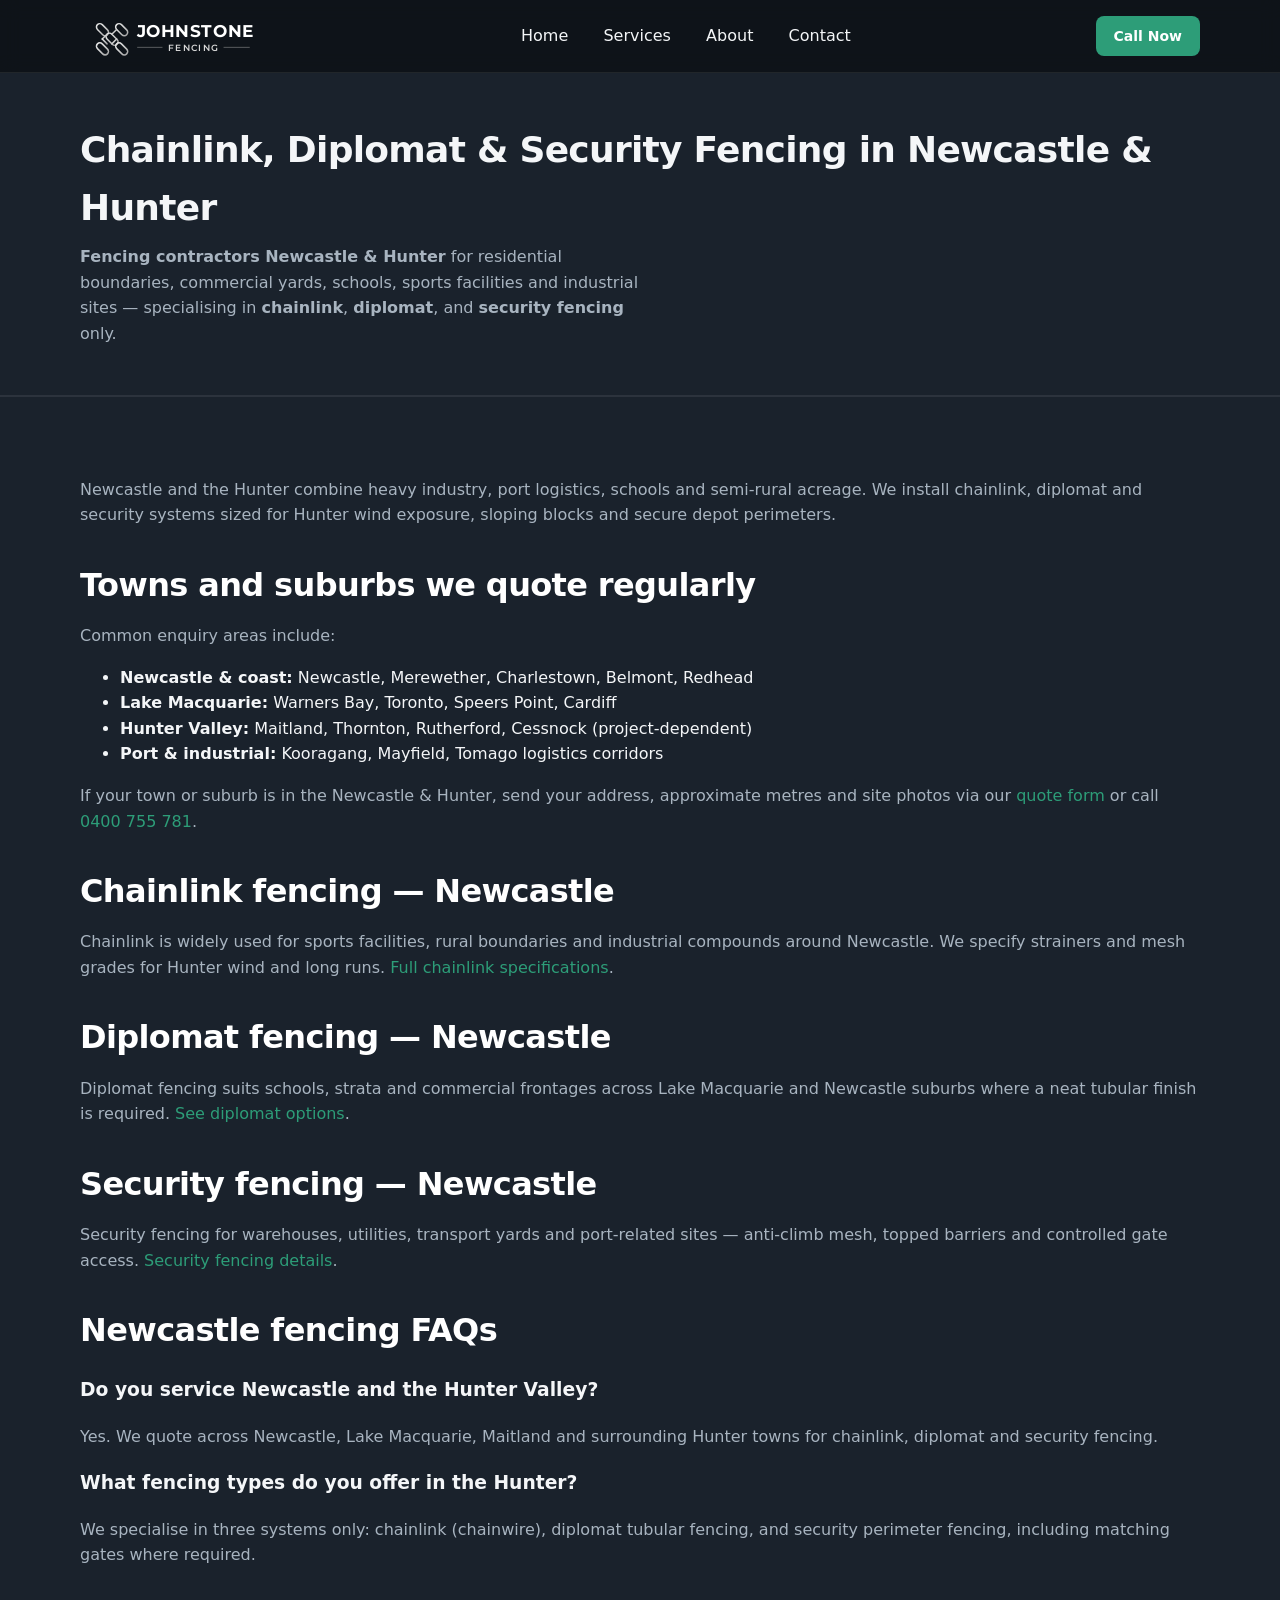
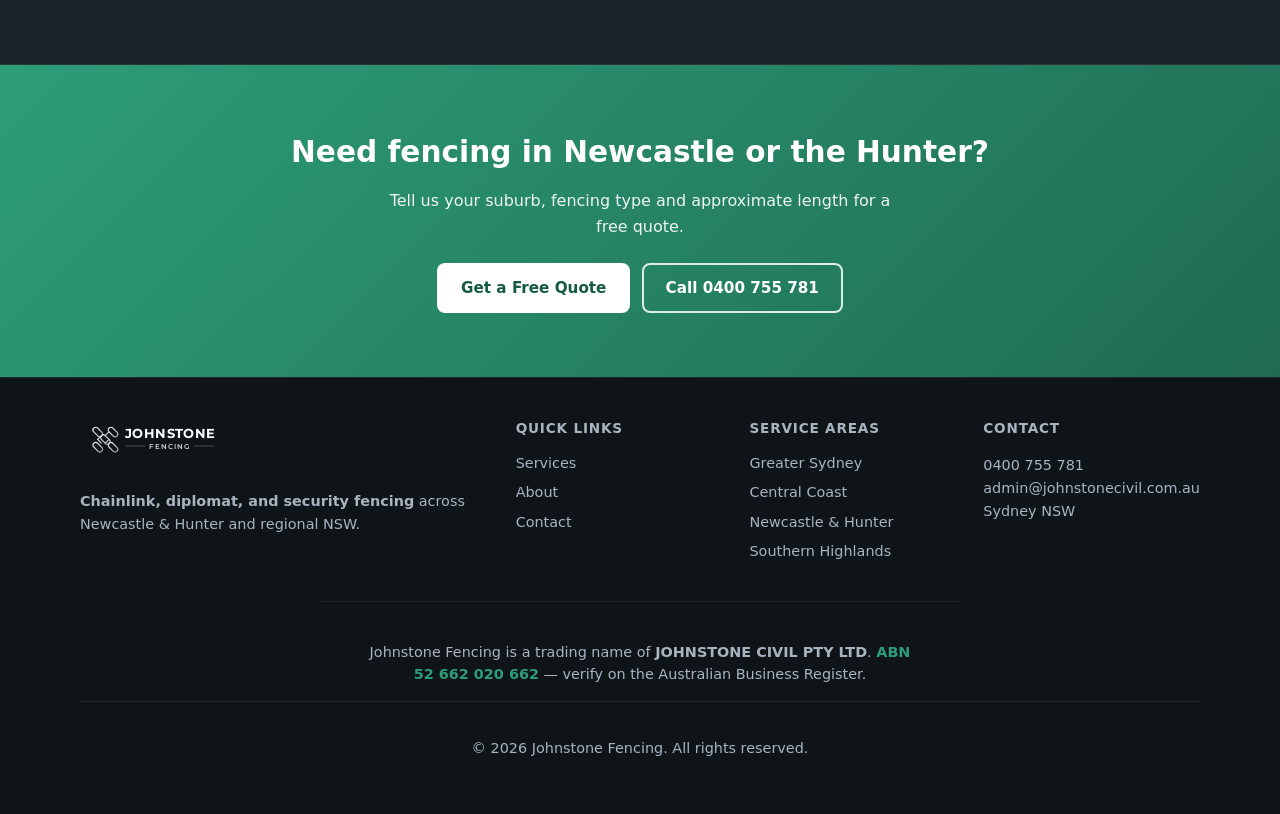
<file: newcastle.html>
<!-- SITE_URL: https://johnstone-fencing.vercel.app -->
<!DOCTYPE html>
<html lang="en-AU">
  <head>
    <meta charset="utf-8" />
    <meta name="viewport" content="width=device-width, initial-scale=1" />
    <link rel="preconnect" href="https://fonts.googleapis.com" />
    <link rel="preconnect" href="https://fonts.gstatic.com" crossorigin />
    <link
      rel="preload"
      href="https://fonts.googleapis.com/css2?family=Montserrat:wght@500;700&display=swap"
      as="style"
    />
    <link
      href="https://fonts.googleapis.com/css2?family=Montserrat:wght@500;700&display=swap"
      rel="stylesheet"
    />
    <link rel="sitemap" type="application/xml" href="/sitemap.xml" />
    <title>Fencing Newcastle & Hunter | Chainlink, Diplomat & Security | Johnstone Fencing</title>
    <meta
      name="description"
      content="Fencing contractors Newcastle and the Hunter — chainlink, diplomat and security fencing for industrial, schools and rural sites. Free quotes."
    />
    <link rel="stylesheet" href="css/styles.css" />
    <link rel="icon" type="image/svg+xml" href="favicon.svg" />
    <meta name="application-name" content="Johnstone Fencing" />
    <meta name="apple-mobile-web-app-title" content="Johnstone Fencing" />
    <link rel="canonical" href="https://johnstone-fencing.vercel.app/newcastle" />
    <meta property="og:site_name" content="Johnstone Fencing" />
    <meta property="og:url" content="https://johnstone-fencing.vercel.app/newcastle" />
    <meta property="og:title" content="Fencing Newcastle | Chainlink, Diplomat &amp; Security" />
    <meta
      property="og:description"
      content="Chainlink, diplomat and security fencing across Newcastle, Lake Macquarie and the Hunter Valley."
    />
    <meta property="og:type" content="website" />
    <meta property="og:locale" content="en_AU" />
    <meta property="og:image" content="https://johnstone-fencing.vercel.app/images/fenching-hero-1920x600.jpg" />
    <meta property="og:image:width" content="1920" />
    <meta property="og:image:height" content="600" />
    <meta
      property="og:image:alt"
      content="Commercial chainwire fencing installed by Johnstone Fencing in Sydney"
    />
    <meta name="twitter:card" content="summary_large_image" />
    <meta name="twitter:title" content="Fencing Newcastle | Johnstone Fencing" />
    <meta
      name="twitter:description"
      content="Fencing Newcastle and the Hunter. Licensed and insured."
    />
    <meta name="twitter:image" content="https://johnstone-fencing.vercel.app/images/fenching-hero-1920x600.jpg" />
    <meta name="theme-color" content="#0f1419" />
    <script type="application/ld+json">
      {
        "@context": "https://schema.org",
        "@type": "BreadcrumbList",
        "itemListElement": [
          { "@type": "ListItem", "position": 1, "name": "Home", "item": "https://johnstone-fencing.vercel.app/" },
          {
            "@type": "ListItem",
            "position": 2,
            "name": "Newcastle & Hunter",
            "item": "https://johnstone-fencing.vercel.app/newcastle"
          }
        ]
      }
    </script>
    <script type="application/ld+json">
      {
        "@context": "https://schema.org",
        "@type": "WebPage",
        "name": "Fencing Newcastle & Hunter",
        "description": "Chainlink, diplomat and security fencing across Newcastle & Hunter.",
        "url": "https://johnstone-fencing.vercel.app/newcastle",
        "about": { "@type": "Place", "name": "Newcastle & Hunter" },
        "isPartOf": { "@id": "https://johnstone-fencing.vercel.app/#business" }
      }
    </script>
    <script type="application/ld+json">
      {
        "@context": "https://schema.org",
        "@type": "FAQPage",
        "mainEntity": [
          {
            "@type": "Question",
            "name": "Do you service Newcastle and the Hunter Valley?",
            "acceptedAnswer": {
              "@type": "Answer",
              "text": "Yes. We quote across Newcastle, Lake Macquarie, Maitland and surrounding Hunter towns for chainlink, diplomat and security fencing."
            }
          },
          {
            "@type": "Question",
            "name": "What fencing types do you offer in the Hunter?",
            "acceptedAnswer": {
              "@type": "Answer",
              "text": "We specialise in three systems only: chainlink (chainwire), diplomat tubular fencing, and security perimeter fencing, including matching gates where required."
            }
          }
        ]
      }
    </script>
  </head>
  <body>
    <a class="skip-link" href="#main">Skip to content</a>

    <header class="site-header">
      <div class="container header-inner">
        <a class="logo" href="/" aria-label="Johnstone Fencing — home">
          <svg class="logo__svg" width="900" height="220" viewBox="0 0 900 220" fill="none" xmlns="http://www.w3.org/2000/svg" aria-hidden="true" focusable="false">
            <defs>
              <linearGradient id="jfSteelH" x1="0" y1="0" x2="1" y2="1">
                <stop offset="0%" stop-color="#F4F4F4" />
                <stop offset="50%" stop-color="#D8D8D8" />
                <stop offset="100%" stop-color="#A9A9A9" />
              </linearGradient>
            </defs>
            <g transform="translate(40 40)">
              <g stroke="url(#jfSteelH)" stroke-width="7" stroke-linecap="round" stroke-linejoin="round" opacity="0.95">
                <path d="M40 18C34 24 34 34 40 40L64 64C70 70 80 70 86 64C92 58 92 48 86 42L62 18C56 12 46 12 40 18Z" />
                <path d="M84 62C78 68 78 78 84 84L108 108C114 114 124 114 130 108C136 102 136 92 130 86L106 62C100 56 90 56 84 62Z" />
                <path d="M128 18C122 24 122 34 128 40L152 64C158 70 168 70 174 64C180 58 180 48 174 42L150 18C144 12 134 12 128 18Z" />
                <path d="M40 106C34 112 34 122 40 128L64 152C70 158 80 158 86 152C92 146 92 136 86 130L62 106C56 100 46 100 40 106Z" />
                <path d="M128 106C122 112 122 122 128 128L152 152C158 158 168 158 174 152C180 146 180 136 174 130L150 106C144 100 134 100 128 106Z" />
                <path d="M62 84L84 62" /><path d="M106 62L128 40" /><path d="M62 84L84 106" /><path d="M106 106L128 84" />
              </g>
            </g>
            <g transform="translate(260 58)">
              <text x="0" y="58" fill="#FFFFFF" font-size="78" font-weight="700" letter-spacing="2.5">JOHNSTONE</text>
              <line x1="2" y1="104" x2="118" y2="104" stroke="#9A9A9A" stroke-width="2.5" />
              <text x="142" y="120" fill="#D8D8D8" font-size="42" font-weight="600" letter-spacing="6.5">FENCING</text>
              <line x1="398" y1="104" x2="518" y2="104" stroke="#9A9A9A" stroke-width="2.5" />
            </g>
          </svg>
        </a>
        <button class="nav-toggle" type="button" id="nav-toggle" aria-expanded="false" aria-controls="site-nav" aria-label="Open menu">
          <svg class="icon-open" width="24" height="24" fill="none" stroke="currentColor" stroke-width="2"><path d="M4 6h16M4 12h16M4 18h16" /></svg>
          <svg class="icon-close" width="24" height="24" fill="none" stroke="currentColor" stroke-width="2"><path d="M18 6L6 18M6 6l12 12" /></svg>
        </button>
        <nav class="nav" id="site-nav" aria-label="Primary">
          <ul class="nav-list">
            <li><a href="/">Home</a></li>
            <li><a href="/services">Services</a></li>
            <li><a href="/about">About</a></li>
            <li><a href="/contact">Contact</a></li>
          </ul>
        </nav>
        <a class="btn btn-primary btn-sm header-cta" href="tel:+61400755781">Call Now</a>
      </div>
    </header>

    <main id="main">
      <header class="page-hero">
        <div class="container">
          <h1>Chainlink, Diplomat &amp; Security Fencing in Newcastle &amp; Hunter</h1>
          <p>
            <strong>Fencing contractors Newcastle &amp; Hunter</strong> for residential boundaries, commercial yards, schools,
            sports facilities and industrial sites — specialising in <strong>chainlink</strong>,
            <strong>diplomat</strong>, and <strong>security fencing</strong> only.
          </p>
        </div>
      </header>

            <section class="section section-alt">
        <div class="container prose prose-wide">
          <p>Newcastle and the Hunter combine heavy industry, port logistics, schools and semi-rural acreage. We install chainlink, diplomat and security systems sized for Hunter wind exposure, sloping blocks and secure depot perimeters.</p>
          <h2>Towns and suburbs we quote regularly</h2>
          <p>Common enquiry areas include:</p>
          <ul>
            <li><strong>Newcastle &amp; coast:</strong> Newcastle, Merewether, Charlestown, Belmont, Redhead</li>
            <li><strong>Lake Macquarie:</strong> Warners Bay, Toronto, Speers Point, Cardiff</li>
            <li><strong>Hunter Valley:</strong> Maitland, Thornton, Rutherford, Cessnock (project-dependent)</li>
            <li><strong>Port &amp; industrial:</strong> Kooragang, Mayfield, Tomago logistics corridors</li>
          </ul>
          <p>
            If your town or suburb is in the Newcastle &amp; Hunter, send your address, approximate metres and site photos via our
            <a href="/contact">quote form</a> or call <a href="tel:+61400755781">0400 755 781</a>.
          </p>

          <h2 id="nc-chainlink">Chainlink fencing — Newcastle</h2>
          <p>Chainlink is widely used for sports facilities, rural boundaries and industrial compounds around Newcastle. We specify strainers and mesh grades for Hunter wind and long runs. <a href="/services#chainlink">Full chainlink specifications</a>.</p>

          <h2 id="nc-diplomat">Diplomat fencing — Newcastle</h2>
          <p>Diplomat fencing suits schools, strata and commercial frontages across Lake Macquarie and Newcastle suburbs where a neat tubular finish is required. <a href="/services#diplomat">See diplomat options</a>.</p>

          <h2 id="nc-security">Security fencing — Newcastle</h2>
          <p>Security fencing for warehouses, utilities, transport yards and port-related sites — anti-climb mesh, topped barriers and controlled gate access. <a href="/services#security">Security fencing details</a>.</p>

          <h2>Newcastle fencing FAQs</h2>
          <h3>Do you service Newcastle and the Hunter Valley?</h3>
          <p>Yes. We quote across Newcastle, Lake Macquarie, Maitland and surrounding Hunter towns for chainlink, diplomat and security fencing.</p>
          <h3>What fencing types do you offer in the Hunter?</h3>
          <p>We specialise in three systems only: chainlink (chainwire), diplomat tubular fencing, and security perimeter fencing, including matching gates where required.</p>
        </div>
      </section>

      <section class="cta-band" aria-labelledby="nc-cta">
        <div class="container">
          <h2 id="nc-cta">Need fencing in Newcastle or the Hunter?</h2>
          <p>Tell us your suburb, fencing type and approximate length for a free quote.</p>
          <div class="cta-actions">
            <a class="btn btn-primary" href="/contact">Get a Free Quote</a>
            <a class="btn btn-outline" href="tel:+61400755781">Call 0400 755 781</a>
          </div>
        </div>
      </section>
    </main>

    <footer class="site-footer">
      <div class="container footer-grid">
        <div>
          <a class="logo" href="/" aria-label="Johnstone Fencing — home">
            <svg class="logo__svg" width="900" height="220" viewBox="0 0 900 220" fill="none" xmlns="http://www.w3.org/2000/svg" aria-hidden="true" focusable="false">
              <defs><linearGradient id="jfSteelF" x1="0" y1="0" x2="1" y2="1"><stop offset="0%" stop-color="#F4F4F4" /><stop offset="50%" stop-color="#D8D8D8" /><stop offset="100%" stop-color="#A9A9A9" /></linearGradient></defs>
              <g transform="translate(40 40)"><g stroke="url(#jfSteelF)" stroke-width="7" stroke-linecap="round" stroke-linejoin="round" opacity="0.95"><path d="M40 18C34 24 34 34 40 40L64 64C70 70 80 70 86 64C92 58 92 48 86 42L62 18C56 12 46 12 40 18Z" /><path d="M84 62C78 68 78 78 84 84L108 108C114 114 124 114 130 108C136 102 136 92 130 86L106 62C100 56 90 56 84 62Z" /><path d="M128 18C122 24 122 34 128 40L152 64C158 70 168 70 174 64C180 58 180 48 174 42L150 18C144 12 134 12 128 18Z" /><path d="M40 106C34 112 34 122 40 128L64 152C70 158 80 158 86 152C92 146 92 136 86 130L62 106C56 100 46 100 40 106Z" /><path d="M128 106C122 112 122 122 128 128L152 152C158 158 168 158 174 152C180 146 180 136 174 130L150 106C144 100 134 100 128 106Z" /><path d="M62 84L84 62" /><path d="M106 62L128 40" /><path d="M62 84L84 106" /><path d="M106 106L128 84" /></g></g>
              <g transform="translate(260 58)"><text x="0" y="58" fill="#FFFFFF" font-size="78" font-weight="700" letter-spacing="2.5">JOHNSTONE</text><line x1="2" y1="104" x2="118" y2="104" stroke="#9A9A9A" stroke-width="2.5" /><text x="142" y="120" fill="#D8D8D8" font-size="42" font-weight="600" letter-spacing="6.5">FENCING</text><line x1="398" y1="104" x2="518" y2="104" stroke="#9A9A9A" stroke-width="2.5" /></g>
            </svg>
          </a>
          <p><strong>Chainlink, diplomat, and security fencing</strong> across Newcastle &amp; Hunter and regional NSW.</p>
        </div>
        <div>
          <h3>Quick links</h3>
          <ul>
            <li><a href="/services">Services</a></li>
            <li><a href="/about">About</a></li>
            <li><a href="/contact">Contact</a></li>
          </ul>
        </div>
        <div>
          <h3>Service areas</h3>
          <ul>
            <li><a href="/greater-sydney">Greater Sydney</a></li>
            <li><a href="/central-coast">Central Coast</a></li>
            <li><a href="/newcastle" aria-current="page">Newcastle &amp; Hunter</a></li>
            <li><a href="/southern-highlands">Southern Highlands</a></li>
          </ul>
        </div>
        <div>
          <h3>Contact</h3>
          <p><a href="tel:+61400755781">0400 755 781</a><br /><a href="mailto:admin@johnstonecivil.com.au">admin@johnstonecivil.com.au</a><br />Sydney NSW</p>
        </div>
      </div>
      <div class="container footer-legal">
        <p>Johnstone Fencing is a trading name of <strong>JOHNSTONE CIVIL PTY LTD</strong>. <a href="https://abr.business.gov.au/ABN/View/52662020662" target="_blank" rel="noopener noreferrer">ABN 52&nbsp;662&nbsp;020&nbsp;662</a> — verify on the Australian Business Register.</p>
      </div>
      <div class="container footer-bottom">
        <p>&copy; <span id="year"></span> Johnstone Fencing. All rights reserved.</p>
      </div>
    </footer>

    <div class="mobile-call-bar" role="navigation" aria-label="Quick actions">
      <a class="btn btn-outline" href="/contact">Free Quote</a>
      <a class="btn btn-primary" href="tel:+61400755781">Call Now</a>
    </div>

    <script src="js/main.js" defer></script>
    <script>document.getElementById("year").textContent = new Date().getFullYear();</script>
  </body>
</html>
</file>
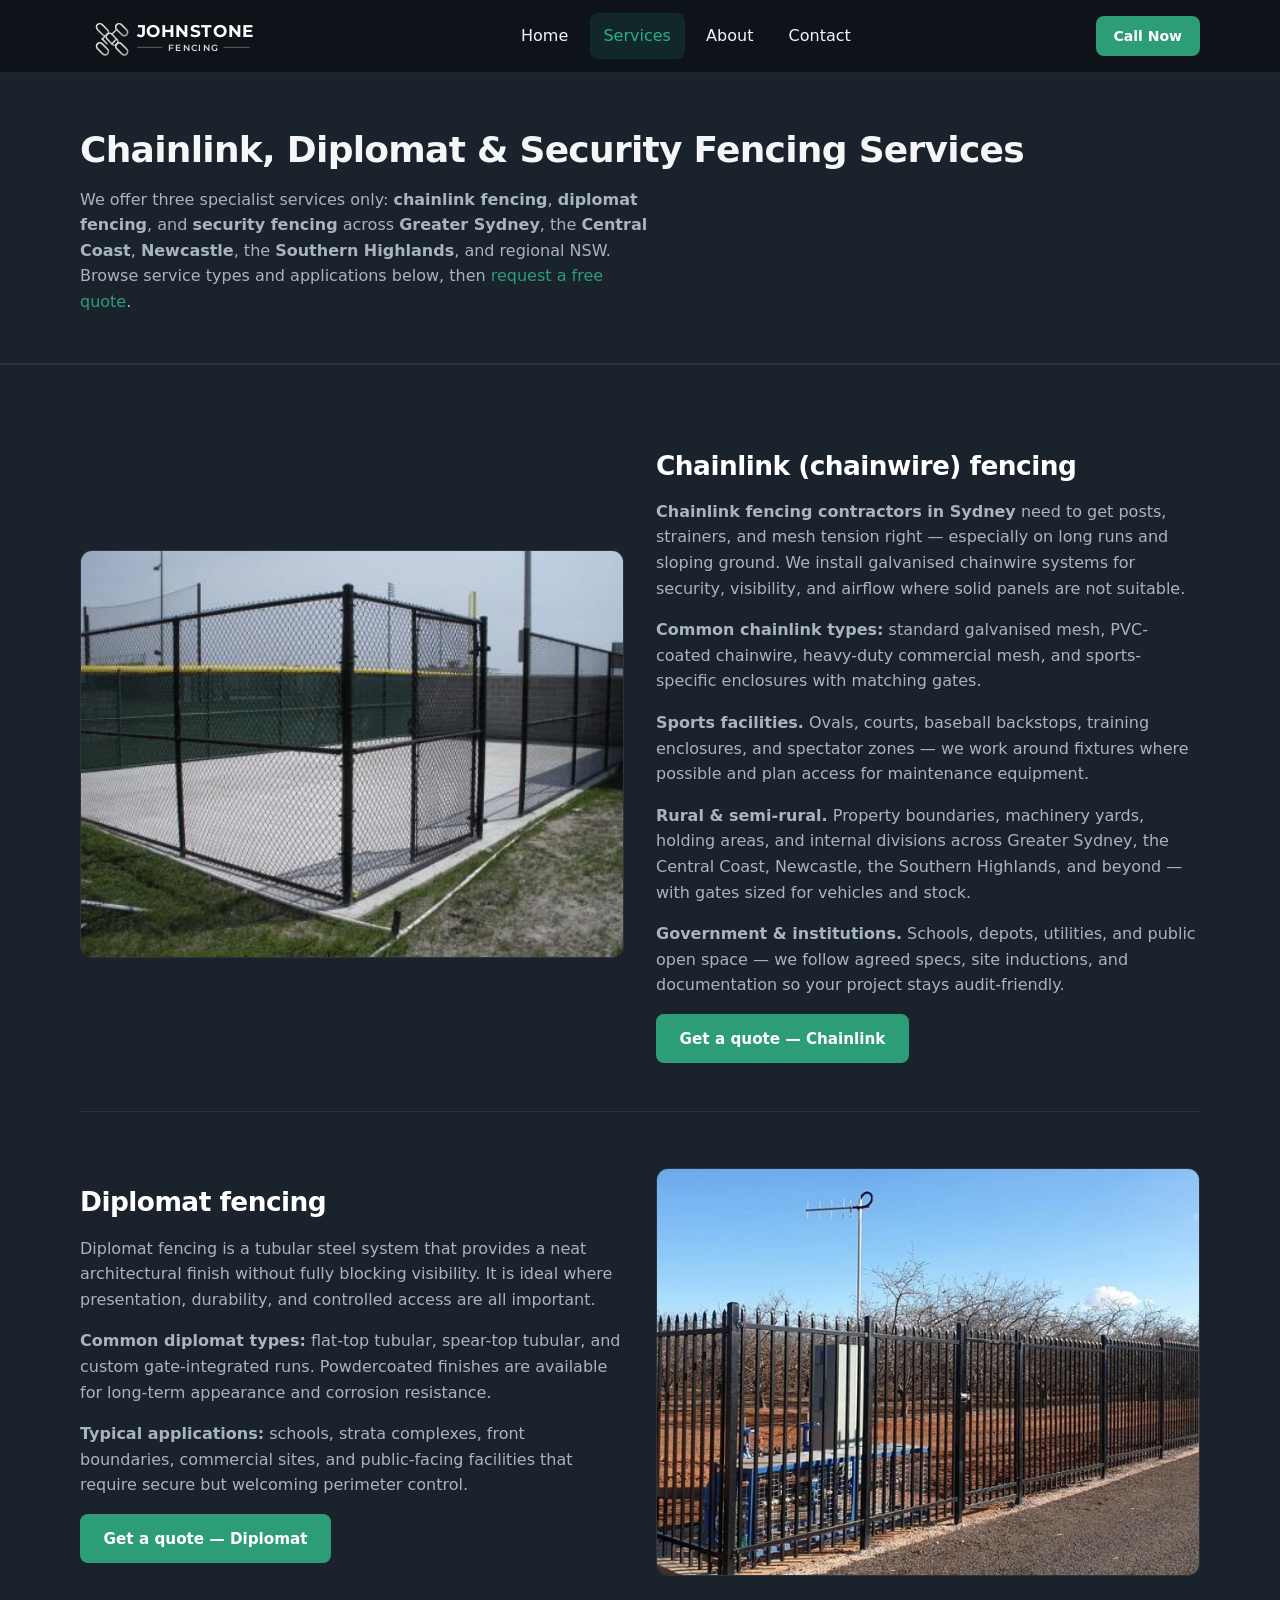
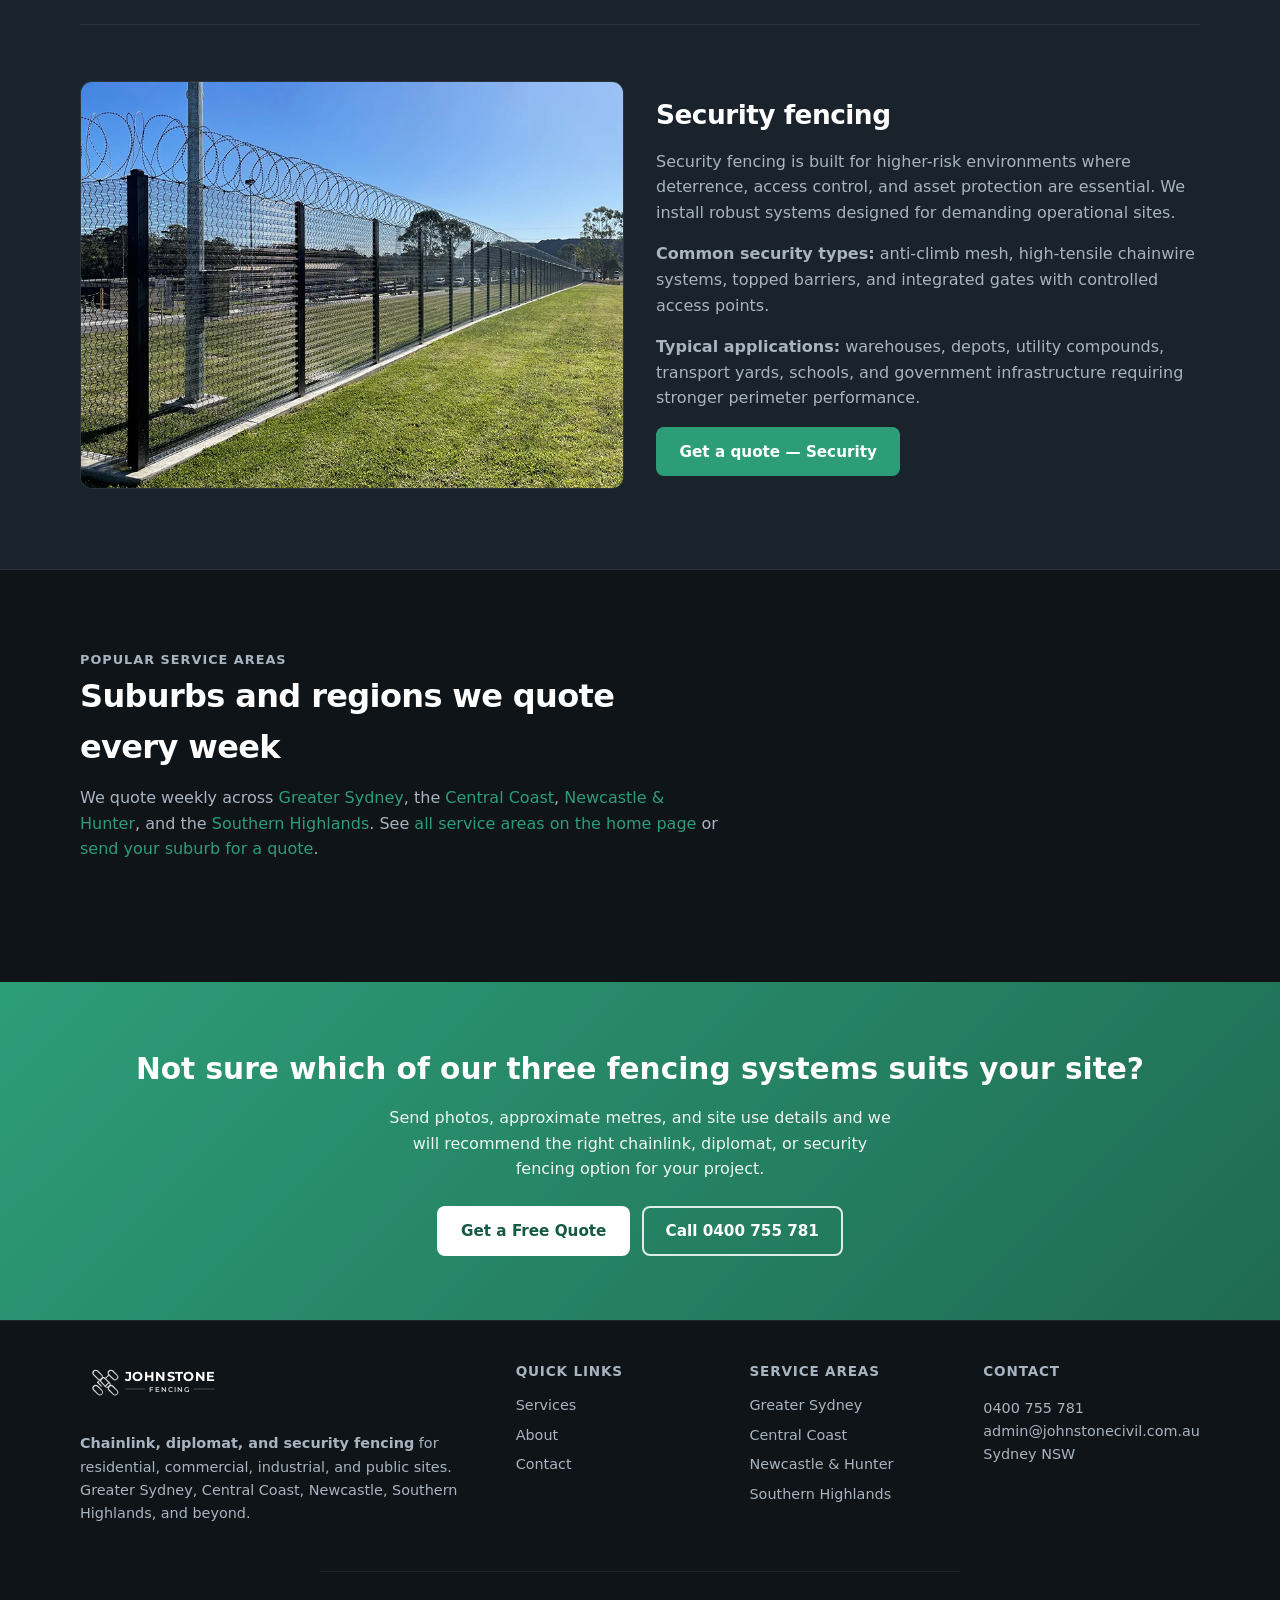
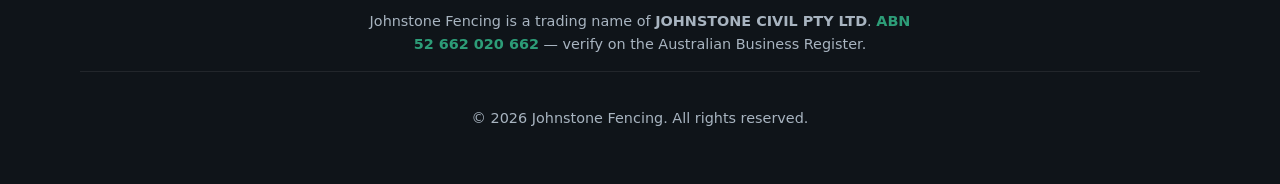
<file: services.html>
<!-- SITE_URL: https://johnstone-fencing.vercel.app -->
<!DOCTYPE html>
<html lang="en-AU">
  <head>
    <meta charset="utf-8" />
    <meta name="viewport" content="width=device-width, initial-scale=1" />
    <link rel="preconnect" href="https://fonts.googleapis.com" />
    <link rel="preconnect" href="https://fonts.gstatic.com" crossorigin />
    <link
      rel="preload"
      href="https://fonts.googleapis.com/css2?family=Montserrat:wght@500;700&display=swap"
      as="style"
    />
    <link
      href="https://fonts.googleapis.com/css2?family=Montserrat:wght@500;700&display=swap"
      rel="stylesheet"
    />
    <link rel="sitemap" type="application/xml" href="/sitemap.xml" />
    <title>Chainlink, Diplomat &amp; Security Fencing Services | Johnstone Fencing Sydney</title>
    <meta
      name="description"
      content="Sydney fencing services: Chainlink, Diplomat &amp; Security fencing for residential, commercial, industrial, and public sites across NSW."
    />
    <link rel="stylesheet" href="css/styles.css" />
    <link rel="icon" type="image/svg+xml" href="favicon.svg" />
    <meta name="application-name" content="Johnstone Fencing" />
    <meta name="apple-mobile-web-app-title" content="Johnstone Fencing" />
    <link rel="canonical" href="https://johnstone-fencing.vercel.app/services" />
    <meta property="og:site_name" content="Johnstone Fencing" />
    <meta property="og:url" content="https://johnstone-fencing.vercel.app/services" />
    <meta property="og:title" content="Chainlink, Diplomat &amp; Security Fencing | Johnstone Fencing" />
    <meta
      property="og:description"
      content="Chainlink, Diplomat &amp; Security fencing across Greater Sydney, Central Coast, Newcastle, and the Southern Highlands."
    />
    <meta property="og:type" content="website" />
    <meta property="og:locale" content="en_AU" />
    <meta property="og:image" content="https://johnstone-fencing.vercel.app/images/fenching-hero-1920x600.jpg" />
    <meta property="og:image:width" content="1920" />
    <meta property="og:image:height" content="600" />
    <meta
      property="og:image:alt"
      content="Commercial chainwire fencing installed by Johnstone Fencing in Sydney"
    />
    <meta name="twitter:card" content="summary_large_image" />
    <meta name="twitter:title" content="Chainlink, Diplomat &amp; Security Fencing | Johnstone Fencing" />
    <meta
      name="twitter:description"
      content="Chainlink, Diplomat &amp; Security fencing for homes, businesses, industrial, and public sites."
    />
    <meta name="twitter:image" content="https://johnstone-fencing.vercel.app/images/fenching-hero-1920x600.jpg" />
    <meta name="theme-color" content="#0f1419" />
    <script type="application/ld+json">
      {
        "@context": "https://schema.org",
        "@type": "BreadcrumbList",
        "itemListElement": [
          { "@type": "ListItem", "position": 1, "name": "Home", "item": "https://johnstone-fencing.vercel.app/" },
          {
            "@type": "ListItem",
            "position": 2,
            "name": "Services",
            "item": "https://johnstone-fencing.vercel.app/services"
          }
        ]
      }
    </script>
    <script type="application/ld+json">
      {
        "@context": "https://schema.org",
        "@type": "ItemList",
        "name": "Fencing services",
        "itemListElement": [
          {
            "@type": "ListItem",
            "position": 1,
            "item": {
              "@type": "Service",
              "name": "Chainlink (chainwire) fencing",
              "description": "Galvanised and PVC-coated chainlink fencing for sports, rural, commercial and public sites.",
              "provider": { "@id": "https://johnstone-fencing.vercel.app/#business" },
              "areaServed": "Greater Sydney"
            }
          },
          {
            "@type": "ListItem",
            "position": 2,
            "item": {
              "@type": "Service",
              "name": "Diplomat fencing",
              "description": "Tubular diplomat fencing for schools, strata and commercial frontages.",
              "provider": { "@id": "https://johnstone-fencing.vercel.app/#business" },
              "areaServed": "NSW"
            }
          },
          {
            "@type": "ListItem",
            "position": 3,
            "item": {
              "@type": "Service",
              "name": "Security fencing",
              "description": "Anti-climb and high-security perimeter fencing for industrial and institutional sites.",
              "provider": { "@id": "https://johnstone-fencing.vercel.app/#business" },
              "areaServed": "NSW"
            }
          }
        ]
      }
    </script>
  </head>
  <body>
    <a class="skip-link" href="#main">Skip to content</a>

    <header class="site-header">
      <div class="container header-inner">
        <a class="logo" href="/" aria-label="Johnstone Fencing — home">
          <svg
            class="logo__svg"
            width="900"
            height="220"
            viewBox="0 0 900 220"
            fill="none"
            xmlns="http://www.w3.org/2000/svg"
            aria-hidden="true"
            focusable="false"
          >
            <defs>
              <linearGradient id="jfSteelH" x1="0" y1="0" x2="1" y2="1">
                <stop offset="0%" stop-color="#F4F4F4" />
                <stop offset="50%" stop-color="#D8D8D8" />
                <stop offset="100%" stop-color="#A9A9A9" />
              </linearGradient>
            </defs>
            <g transform="translate(40 40)">
              <g stroke="url(#jfSteelH)" stroke-width="7" stroke-linecap="round" stroke-linejoin="round" opacity="0.95">
                <path d="M40 18C34 24 34 34 40 40L64 64C70 70 80 70 86 64C92 58 92 48 86 42L62 18C56 12 46 12 40 18Z" />
                <path d="M84 62C78 68 78 78 84 84L108 108C114 114 124 114 130 108C136 102 136 92 130 86L106 62C100 56 90 56 84 62Z" />
                <path d="M128 18C122 24 122 34 128 40L152 64C158 70 168 70 174 64C180 58 180 48 174 42L150 18C144 12 134 12 128 18Z" />
                <path d="M40 106C34 112 34 122 40 128L64 152C70 158 80 158 86 152C92 146 92 136 86 130L62 106C56 100 46 100 40 106Z" />
                <path d="M128 106C122 112 122 122 128 128L152 152C158 158 168 158 174 152C180 146 180 136 174 130L150 106C144 100 134 100 128 106Z" />
                <path d="M62 84L84 62" />
                <path d="M106 62L128 40" />
                <path d="M62 84L84 106" />
                <path d="M106 106L128 84" />
              </g>
            </g>
            <g transform="translate(260 58)">
              <text x="0" y="58" fill="#FFFFFF" font-size="78" font-weight="700" letter-spacing="2.5">JOHNSTONE</text>
              <line x1="2" y1="104" x2="118" y2="104" stroke="#9A9A9A" stroke-width="2.5" />
              <text x="142" y="120" fill="#D8D8D8" font-size="42" font-weight="600" letter-spacing="6.5">FENCING</text>
              <line x1="398" y1="104" x2="518" y2="104" stroke="#9A9A9A" stroke-width="2.5" />
            </g>
          </svg>
        </a>
        <button
          class="nav-toggle"
          type="button"
          id="nav-toggle"
          aria-expanded="false"
          aria-controls="site-nav"
          aria-label="Open menu"
        >
          <svg class="icon-open" width="24" height="24" fill="none" stroke="currentColor" stroke-width="2">
            <path d="M4 6h16M4 12h16M4 18h16" />
          </svg>
          <svg class="icon-close" width="24" height="24" fill="none" stroke="currentColor" stroke-width="2">
            <path d="M18 6L6 18M6 6l12 12" />
          </svg>
        </button>
        <nav class="nav" id="site-nav" aria-label="Primary">
          <ul class="nav-list">
            <li><a href="/">Home</a></li>
            <li><a href="/services" aria-current="page">Services</a></li>
            <li><a href="/about">About</a></li>
            <li><a href="/contact">Contact</a></li>
          </ul>
        </nav>
        <a class="btn btn-primary btn-sm header-cta" href="tel:+61400755781">Call Now</a>
      </div>
    </header>

    <main id="main">
      <header class="page-hero">
        <div class="container">
          <h1>Chainlink, Diplomat &amp; Security Fencing Services</h1>
          <p>
            We offer three specialist services only: <strong>chainlink fencing</strong>, <strong>diplomat fencing</strong>,
            and <strong>security fencing</strong> across <strong>Greater Sydney</strong>, the
            <strong>Central Coast</strong>, <strong>Newcastle</strong>, the <strong>Southern Highlands</strong>, and
            regional NSW. Browse service types and applications below, then <a href="/contact">request a free quote</a>.
          </p>
        </div>
      </header>

      <section class="section section-alt" aria-labelledby="svc-chainlink">
        <div class="container">
          <article class="service-block" id="chainlink">
            <div class="service-block-media">
              <img
                src="images/chain-link-commercial-fence-in-black.jpg"
                alt="Commercial chainwire fencing in black powdercoat"
                width="448"
                height="336"
                loading="lazy"
              />
            </div>
            <div>
              <h2 id="svc-chainlink">Chainlink (chainwire) fencing</h2>
              <p>
                <strong>Chainlink fencing contractors in Sydney</strong> need to get posts, strainers, and mesh tension
                right — especially on long runs and sloping ground. We install galvanised chainwire systems for
                security, visibility, and airflow where solid panels are not suitable.
              </p>
              <p>
                <strong>Common chainlink types:</strong> standard galvanised mesh, PVC-coated chainwire, heavy-duty
                commercial mesh, and sports-specific enclosures with matching gates.
              </p>
              <p><strong>Sports facilities.</strong> Ovals, courts, baseball backstops, training enclosures, and spectator
                zones — we work around fixtures where possible and plan access for maintenance equipment.</p>
              <p><strong>Rural &amp; semi-rural.</strong> Property boundaries, machinery yards, holding areas, and
                internal divisions across Greater Sydney, the Central Coast, Newcastle, the Southern Highlands, and
                beyond — with gates sized for vehicles and stock.</p>
              <p><strong>Government &amp; institutions.</strong> Schools, depots, utilities, and public open space — we
                follow agreed specs, site inductions, and documentation so your project stays audit-friendly.</p>
              <a class="btn btn-primary" href="/contact">Get a quote — Chainlink</a>
            </div>
          </article>

          <article class="service-block reverse" id="diplomat">
            <div class="service-block-media">
              <picture>
                <source type="image/webp" srcset="images/diplomat-fencing.webp" />
                <img
                  src="images/diplomat-fencing.png"
                  alt="Diplomat style tubular fencing with secure gate access"
                  width="800"
                  height="423"
                  loading="lazy"
                  decoding="async"
                />
              </picture>
            </div>
            <div>
              <h2>Diplomat fencing</h2>
              <p>
                Diplomat fencing is a tubular steel system that provides a neat architectural finish without fully blocking
                visibility. It is ideal where presentation, durability, and controlled access are all important.
              </p>
              <p>
                <strong>Common diplomat types:</strong> flat-top tubular, spear-top tubular, and custom gate-integrated
                runs. Powdercoated finishes are available for long-term appearance and corrosion resistance.
              </p>
              <p>
                <strong>Typical applications:</strong> schools, strata complexes, front boundaries, commercial sites,
                and public-facing facilities that require secure but welcoming perimeter control.
              </p>
              <a class="btn btn-primary" href="/contact">Get a quote — Diplomat</a>
            </div>
          </article>

          <article class="service-block" id="security">
            <div class="service-block-media">
              <picture>
                <source type="image/webp" srcset="images/security-fencing.webp" />
                <img
                  src="images/security-fencing.png"
                  alt="Security steel perimeter fencing for a commercial site"
                  width="800"
                  height="423"
                  loading="lazy"
                  decoding="async"
                />
              </picture>
            </div>
            <div>
              <h2>Security fencing</h2>
              <p>
                Security fencing is built for higher-risk environments where deterrence, access control, and asset
                protection are essential. We install robust systems designed for demanding operational sites.
              </p>
              <p>
                <strong>Common security types:</strong> anti-climb mesh, high-tensile chainwire systems, topped barriers,
                and integrated gates with controlled access points.
              </p>
              <p>
                <strong>Typical applications:</strong> warehouses, depots, utility compounds, transport yards, schools,
                and government infrastructure requiring stronger perimeter performance.
              </p>
              <a class="btn btn-primary" href="/contact">Get a quote — Security</a>
            </div>
          </article>
        </div>
      </section>

      <section class="section" aria-labelledby="svc-areas-heading">
        <div class="container">
          <div class="section-header">
            <p class="section-kicker">Popular service areas</p>
            <h2 id="svc-areas-heading">Suburbs and regions we quote every week</h2>
            <p>
              We quote weekly across <a href="/greater-sydney">Greater Sydney</a>, the
              <a href="/central-coast">Central Coast</a>, <a href="/newcastle">Newcastle &amp; Hunter</a>, and the
              <a href="/southern-highlands">Southern Highlands</a>. See
              <a href="/#areas">all service areas on the home page</a> or
              <a href="/contact">send your suburb for a quote</a>.
            </p>
          </div>
        </div>
      </section>

      <section class="cta-band" aria-labelledby="svc-cta">
        <div class="container">
          <h2 id="svc-cta">Not sure which of our three fencing systems suits your site?</h2>
          <p>
            Send photos, approximate metres, and site use details and we will recommend the right chainlink, diplomat,
            or security fencing option for your project.
          </p>
          <div class="cta-actions">
            <a class="btn btn-primary" href="/contact">Get a Free Quote</a>
            <a class="btn btn-outline" href="tel:+61400755781">Call 0400 755 781</a>
          </div>
        </div>
      </section>
    </main>

    <footer class="site-footer">
      <div class="container footer-grid">
        <div>
          <a class="logo" href="/" aria-label="Johnstone Fencing — home">
            <svg
              class="logo__svg"
              width="900"
              height="220"
              viewBox="0 0 900 220"
              fill="none"
              xmlns="http://www.w3.org/2000/svg"
              aria-hidden="true"
              focusable="false"
            >
              <defs>
                <linearGradient id="jfSteelF" x1="0" y1="0" x2="1" y2="1">
                  <stop offset="0%" stop-color="#F4F4F4" />
                  <stop offset="50%" stop-color="#D8D8D8" />
                  <stop offset="100%" stop-color="#A9A9A9" />
                </linearGradient>
              </defs>
              <g transform="translate(40 40)">
                <g stroke="url(#jfSteelF)" stroke-width="7" stroke-linecap="round" stroke-linejoin="round" opacity="0.95">
                  <path d="M40 18C34 24 34 34 40 40L64 64C70 70 80 70 86 64C92 58 92 48 86 42L62 18C56 12 46 12 40 18Z" />
                  <path d="M84 62C78 68 78 78 84 84L108 108C114 114 124 114 130 108C136 102 136 92 130 86L106 62C100 56 90 56 84 62Z" />
                  <path d="M128 18C122 24 122 34 128 40L152 64C158 70 168 70 174 64C180 58 180 48 174 42L150 18C144 12 134 12 128 18Z" />
                  <path d="M40 106C34 112 34 122 40 128L64 152C70 158 80 158 86 152C92 146 92 136 86 130L62 106C56 100 46 100 40 106Z" />
                  <path d="M128 106C122 112 122 122 128 128L152 152C158 158 168 158 174 152C180 146 180 136 174 130L150 106C144 100 134 100 128 106Z" />
                  <path d="M62 84L84 62" />
                  <path d="M106 62L128 40" />
                  <path d="M62 84L84 106" />
                  <path d="M106 106L128 84" />
                </g>
              </g>
              <g transform="translate(260 58)">
                <text x="0" y="58" fill="#FFFFFF" font-size="78" font-weight="700" letter-spacing="2.5">JOHNSTONE</text>
                <line x1="2" y1="104" x2="118" y2="104" stroke="#9A9A9A" stroke-width="2.5" />
                <text x="142" y="120" fill="#D8D8D8" font-size="42" font-weight="600" letter-spacing="6.5">FENCING</text>
                <line x1="398" y1="104" x2="518" y2="104" stroke="#9A9A9A" stroke-width="2.5" />
              </g>
            </svg>
          </a>
          <p>
            <strong>Chainlink, diplomat, and security fencing</strong> for residential, commercial, industrial, and public
            sites. Greater Sydney, Central Coast, Newcastle, Southern Highlands, and beyond.
          </p>
        </div>
        <div>
          <h3>Quick links</h3>
          <ul>
            <li><a href="/services" aria-current="page">Services</a></li>
            <li><a href="/about">About</a></li>
            <li><a href="/contact">Contact</a></li>
          </ul>
        </div>
        <div>
          <h3>Service areas</h3>
          <ul>
            <li><a href="/greater-sydney">Greater Sydney</a></li>
            <li><a href="/central-coast">Central Coast</a></li>
            <li><a href="/newcastle">Newcastle &amp; Hunter</a></li>
            <li><a href="/southern-highlands">Southern Highlands</a></li>
          </ul>
        </div>
        <div>
          <h3>Contact</h3>
          <p>
            <a href="tel:+61400755781">0400 755 781</a><br />
            <a href="mailto:admin@johnstonecivil.com.au">admin@johnstonecivil.com.au</a><br />
            Sydney NSW
          </p>
        </div>
      </div>
      <div class="container footer-legal">
        <p>
          Johnstone Fencing is a trading name of <strong>JOHNSTONE CIVIL PTY LTD</strong>.
          <a href="https://abr.business.gov.au/ABN/View/52662020662" target="_blank" rel="noopener noreferrer"
            >ABN 52&nbsp;662&nbsp;020&nbsp;662</a
          >
          — verify on the Australian Business Register.
        </p>
      </div>
      <div class="container footer-bottom">
        <p>&copy; <span id="year"></span> Johnstone Fencing. All rights reserved.</p>
      </div>
    </footer>

    <div class="mobile-call-bar" role="navigation" aria-label="Quick actions">
      <a class="btn btn-outline" href="/contact">Free Quote</a>
      <a class="btn btn-primary" href="tel:+61400755781">Call Now</a>
    </div>

    <script src="js/main.js" defer></script>
    <script>
      document.getElementById("year").textContent = new Date().getFullYear();
    </script>
  </body>
</html>
</file>
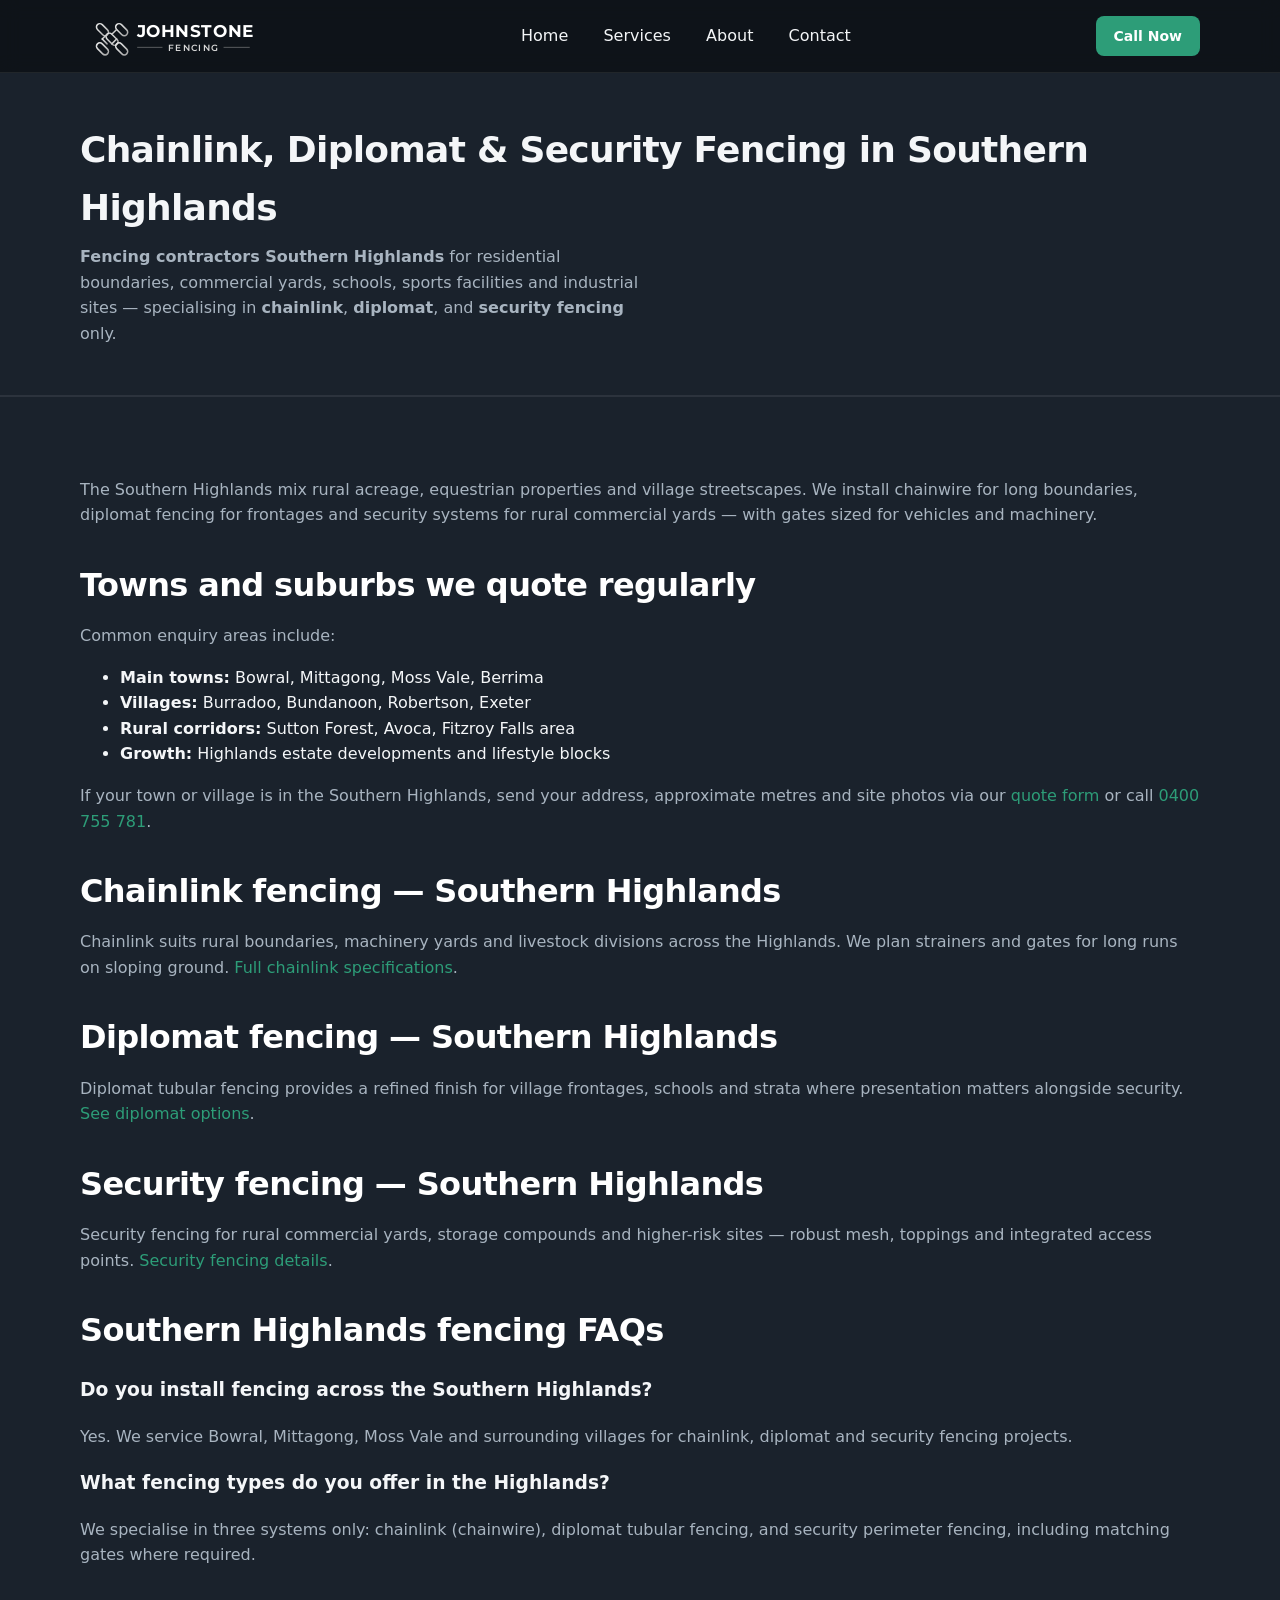
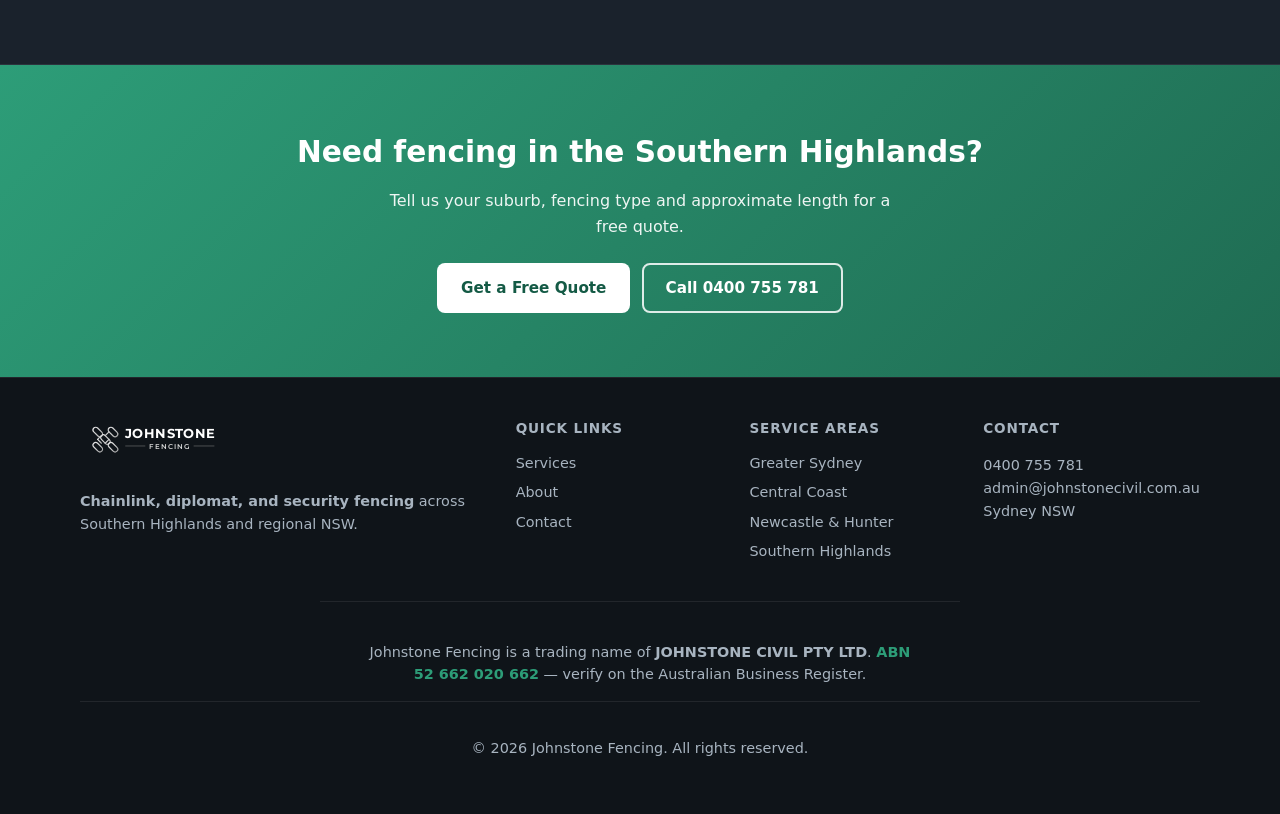
<file: southern-highlands.html>
<!-- SITE_URL: https://johnstone-fencing.vercel.app -->
<!DOCTYPE html>
<html lang="en-AU">
  <head>
    <meta charset="utf-8" />
    <meta name="viewport" content="width=device-width, initial-scale=1" />
    <link rel="preconnect" href="https://fonts.googleapis.com" />
    <link rel="preconnect" href="https://fonts.gstatic.com" crossorigin />
    <link
      rel="preload"
      href="https://fonts.googleapis.com/css2?family=Montserrat:wght@500;700&display=swap"
      as="style"
    />
    <link
      href="https://fonts.googleapis.com/css2?family=Montserrat:wght@500;700&display=swap"
      rel="stylesheet"
    />
    <link rel="sitemap" type="application/xml" href="/sitemap.xml" />
    <title>Fencing Southern Highlands | Chainlink, Diplomat & Security | Johnstone Fencing</title>
    <meta
      name="description"
      content="Fencing Southern Highlands NSW — chainlink, diplomat and security fencing for Bowral, Mittagong, rural blocks and acreage. Free quotes."
    />
    <link rel="stylesheet" href="css/styles.css" />
    <link rel="icon" type="image/svg+xml" href="favicon.svg" />
    <meta name="application-name" content="Johnstone Fencing" />
    <meta name="apple-mobile-web-app-title" content="Johnstone Fencing" />
    <link rel="canonical" href="https://johnstone-fencing.vercel.app/southern-highlands" />
    <meta property="og:site_name" content="Johnstone Fencing" />
    <meta property="og:url" content="https://johnstone-fencing.vercel.app/southern-highlands" />
    <meta property="og:title" content="Fencing Southern Highlands | Chainlink, Diplomat &amp; Security" />
    <meta
      property="og:description"
      content="Chainlink, diplomat and security fencing across the Southern Highlands and surrounding villages."
    />
    <meta property="og:type" content="website" />
    <meta property="og:locale" content="en_AU" />
    <meta property="og:image" content="https://johnstone-fencing.vercel.app/images/fenching-hero-1920x600.jpg" />
    <meta property="og:image:width" content="1920" />
    <meta property="og:image:height" content="600" />
    <meta
      property="og:image:alt"
      content="Commercial chainwire fencing installed by Johnstone Fencing in Sydney"
    />
    <meta name="twitter:card" content="summary_large_image" />
    <meta name="twitter:title" content="Fencing Southern Highlands | Johnstone Fencing" />
    <meta
      name="twitter:description"
      content="Fencing Bowral, Mittagong and the Southern Highlands. Licensed and insured."
    />
    <meta name="twitter:image" content="https://johnstone-fencing.vercel.app/images/fenching-hero-1920x600.jpg" />
    <meta name="theme-color" content="#0f1419" />
    <script type="application/ld+json">
      {
        "@context": "https://schema.org",
        "@type": "BreadcrumbList",
        "itemListElement": [
          { "@type": "ListItem", "position": 1, "name": "Home", "item": "https://johnstone-fencing.vercel.app/" },
          {
            "@type": "ListItem",
            "position": 2,
            "name": "Southern Highlands",
            "item": "https://johnstone-fencing.vercel.app/southern-highlands"
          }
        ]
      }
    </script>
    <script type="application/ld+json">
      {
        "@context": "https://schema.org",
        "@type": "WebPage",
        "name": "Fencing Southern Highlands",
        "description": "Chainlink, diplomat and security fencing across Southern Highlands.",
        "url": "https://johnstone-fencing.vercel.app/southern-highlands",
        "about": { "@type": "Place", "name": "Southern Highlands" },
        "isPartOf": { "@id": "https://johnstone-fencing.vercel.app/#business" }
      }
    </script>
    <script type="application/ld+json">
      {
        "@context": "https://schema.org",
        "@type": "FAQPage",
        "mainEntity": [
          {
            "@type": "Question",
            "name": "Do you install fencing across the Southern Highlands?",
            "acceptedAnswer": {
              "@type": "Answer",
              "text": "Yes. We service Bowral, Mittagong, Moss Vale and surrounding villages for chainlink, diplomat and security fencing projects."
            }
          },
          {
            "@type": "Question",
            "name": "What fencing types do you offer in the Highlands?",
            "acceptedAnswer": {
              "@type": "Answer",
              "text": "We specialise in three systems only: chainlink (chainwire), diplomat tubular fencing, and security perimeter fencing, including matching gates where required."
            }
          }
        ]
      }
    </script>
  </head>
  <body>
    <a class="skip-link" href="#main">Skip to content</a>

    <header class="site-header">
      <div class="container header-inner">
        <a class="logo" href="/" aria-label="Johnstone Fencing — home">
          <svg class="logo__svg" width="900" height="220" viewBox="0 0 900 220" fill="none" xmlns="http://www.w3.org/2000/svg" aria-hidden="true" focusable="false">
            <defs>
              <linearGradient id="jfSteelH" x1="0" y1="0" x2="1" y2="1">
                <stop offset="0%" stop-color="#F4F4F4" />
                <stop offset="50%" stop-color="#D8D8D8" />
                <stop offset="100%" stop-color="#A9A9A9" />
              </linearGradient>
            </defs>
            <g transform="translate(40 40)">
              <g stroke="url(#jfSteelH)" stroke-width="7" stroke-linecap="round" stroke-linejoin="round" opacity="0.95">
                <path d="M40 18C34 24 34 34 40 40L64 64C70 70 80 70 86 64C92 58 92 48 86 42L62 18C56 12 46 12 40 18Z" />
                <path d="M84 62C78 68 78 78 84 84L108 108C114 114 124 114 130 108C136 102 136 92 130 86L106 62C100 56 90 56 84 62Z" />
                <path d="M128 18C122 24 122 34 128 40L152 64C158 70 168 70 174 64C180 58 180 48 174 42L150 18C144 12 134 12 128 18Z" />
                <path d="M40 106C34 112 34 122 40 128L64 152C70 158 80 158 86 152C92 146 92 136 86 130L62 106C56 100 46 100 40 106Z" />
                <path d="M128 106C122 112 122 122 128 128L152 152C158 158 168 158 174 152C180 146 180 136 174 130L150 106C144 100 134 100 128 106Z" />
                <path d="M62 84L84 62" /><path d="M106 62L128 40" /><path d="M62 84L84 106" /><path d="M106 106L128 84" />
              </g>
            </g>
            <g transform="translate(260 58)">
              <text x="0" y="58" fill="#FFFFFF" font-size="78" font-weight="700" letter-spacing="2.5">JOHNSTONE</text>
              <line x1="2" y1="104" x2="118" y2="104" stroke="#9A9A9A" stroke-width="2.5" />
              <text x="142" y="120" fill="#D8D8D8" font-size="42" font-weight="600" letter-spacing="6.5">FENCING</text>
              <line x1="398" y1="104" x2="518" y2="104" stroke="#9A9A9A" stroke-width="2.5" />
            </g>
          </svg>
        </a>
        <button class="nav-toggle" type="button" id="nav-toggle" aria-expanded="false" aria-controls="site-nav" aria-label="Open menu">
          <svg class="icon-open" width="24" height="24" fill="none" stroke="currentColor" stroke-width="2"><path d="M4 6h16M4 12h16M4 18h16" /></svg>
          <svg class="icon-close" width="24" height="24" fill="none" stroke="currentColor" stroke-width="2"><path d="M18 6L6 18M6 6l12 12" /></svg>
        </button>
        <nav class="nav" id="site-nav" aria-label="Primary">
          <ul class="nav-list">
            <li><a href="/">Home</a></li>
            <li><a href="/services">Services</a></li>
            <li><a href="/about">About</a></li>
            <li><a href="/contact">Contact</a></li>
          </ul>
        </nav>
        <a class="btn btn-primary btn-sm header-cta" href="tel:+61400755781">Call Now</a>
      </div>
    </header>

    <main id="main">
      <header class="page-hero">
        <div class="container">
          <h1>Chainlink, Diplomat &amp; Security Fencing in Southern Highlands</h1>
          <p>
            <strong>Fencing contractors Southern Highlands</strong> for residential boundaries, commercial yards, schools,
            sports facilities and industrial sites — specialising in <strong>chainlink</strong>,
            <strong>diplomat</strong>, and <strong>security fencing</strong> only.
          </p>
        </div>
      </header>

            <section class="section section-alt">
        <div class="container prose prose-wide">
          <p>The Southern Highlands mix rural acreage, equestrian properties and village streetscapes. We install chainwire for long boundaries, diplomat fencing for frontages and security systems for rural commercial yards — with gates sized for vehicles and machinery.</p>
          <h2>Towns and suburbs we quote regularly</h2>
          <p>Common enquiry areas include:</p>
          <ul>
            <li><strong>Main towns:</strong> Bowral, Mittagong, Moss Vale, Berrima</li>
            <li><strong>Villages:</strong> Burradoo, Bundanoon, Robertson, Exeter</li>
            <li><strong>Rural corridors:</strong> Sutton Forest, Avoca, Fitzroy Falls area</li>
            <li><strong>Growth:</strong> Highlands estate developments and lifestyle blocks</li>
          </ul>
          <p>
            If your town or village is in the Southern Highlands, send your address, approximate metres and site photos via our
            <a href="/contact">quote form</a> or call <a href="tel:+61400755781">0400 755 781</a>.
          </p>

          <h2 id="sh-chainlink">Chainlink fencing — Southern Highlands</h2>
          <p>Chainlink suits rural boundaries, machinery yards and livestock divisions across the Highlands. We plan strainers and gates for long runs on sloping ground. <a href="/services#chainlink">Full chainlink specifications</a>.</p>

          <h2 id="sh-diplomat">Diplomat fencing — Southern Highlands</h2>
          <p>Diplomat tubular fencing provides a refined finish for village frontages, schools and strata where presentation matters alongside security. <a href="/services#diplomat">See diplomat options</a>.</p>

          <h2 id="sh-security">Security fencing — Southern Highlands</h2>
          <p>Security fencing for rural commercial yards, storage compounds and higher-risk sites — robust mesh, toppings and integrated access points. <a href="/services#security">Security fencing details</a>.</p>

          <h2>Southern Highlands fencing FAQs</h2>
          <h3>Do you install fencing across the Southern Highlands?</h3>
          <p>Yes. We service Bowral, Mittagong, Moss Vale and surrounding villages for chainlink, diplomat and security fencing projects.</p>
          <h3>What fencing types do you offer in the Highlands?</h3>
          <p>We specialise in three systems only: chainlink (chainwire), diplomat tubular fencing, and security perimeter fencing, including matching gates where required.</p>
        </div>
      </section>

      <section class="cta-band" aria-labelledby="sh-cta">
        <div class="container">
          <h2 id="sh-cta">Need fencing in the Southern Highlands?</h2>
          <p>Tell us your suburb, fencing type and approximate length for a free quote.</p>
          <div class="cta-actions">
            <a class="btn btn-primary" href="/contact">Get a Free Quote</a>
            <a class="btn btn-outline" href="tel:+61400755781">Call 0400 755 781</a>
          </div>
        </div>
      </section>
    </main>

    <footer class="site-footer">
      <div class="container footer-grid">
        <div>
          <a class="logo" href="/" aria-label="Johnstone Fencing — home">
            <svg class="logo__svg" width="900" height="220" viewBox="0 0 900 220" fill="none" xmlns="http://www.w3.org/2000/svg" aria-hidden="true" focusable="false">
              <defs><linearGradient id="jfSteelF" x1="0" y1="0" x2="1" y2="1"><stop offset="0%" stop-color="#F4F4F4" /><stop offset="50%" stop-color="#D8D8D8" /><stop offset="100%" stop-color="#A9A9A9" /></linearGradient></defs>
              <g transform="translate(40 40)"><g stroke="url(#jfSteelF)" stroke-width="7" stroke-linecap="round" stroke-linejoin="round" opacity="0.95"><path d="M40 18C34 24 34 34 40 40L64 64C70 70 80 70 86 64C92 58 92 48 86 42L62 18C56 12 46 12 40 18Z" /><path d="M84 62C78 68 78 78 84 84L108 108C114 114 124 114 130 108C136 102 136 92 130 86L106 62C100 56 90 56 84 62Z" /><path d="M128 18C122 24 122 34 128 40L152 64C158 70 168 70 174 64C180 58 180 48 174 42L150 18C144 12 134 12 128 18Z" /><path d="M40 106C34 112 34 122 40 128L64 152C70 158 80 158 86 152C92 146 92 136 86 130L62 106C56 100 46 100 40 106Z" /><path d="M128 106C122 112 122 122 128 128L152 152C158 158 168 158 174 152C180 146 180 136 174 130L150 106C144 100 134 100 128 106Z" /><path d="M62 84L84 62" /><path d="M106 62L128 40" /><path d="M62 84L84 106" /><path d="M106 106L128 84" /></g></g>
              <g transform="translate(260 58)"><text x="0" y="58" fill="#FFFFFF" font-size="78" font-weight="700" letter-spacing="2.5">JOHNSTONE</text><line x1="2" y1="104" x2="118" y2="104" stroke="#9A9A9A" stroke-width="2.5" /><text x="142" y="120" fill="#D8D8D8" font-size="42" font-weight="600" letter-spacing="6.5">FENCING</text><line x1="398" y1="104" x2="518" y2="104" stroke="#9A9A9A" stroke-width="2.5" /></g>
            </svg>
          </a>
          <p><strong>Chainlink, diplomat, and security fencing</strong> across Southern Highlands and regional NSW.</p>
        </div>
        <div>
          <h3>Quick links</h3>
          <ul>
            <li><a href="/services">Services</a></li>
            <li><a href="/about">About</a></li>
            <li><a href="/contact">Contact</a></li>
          </ul>
        </div>
        <div>
          <h3>Service areas</h3>
          <ul>
            <li><a href="/greater-sydney">Greater Sydney</a></li>
            <li><a href="/central-coast">Central Coast</a></li>
            <li><a href="/newcastle">Newcastle &amp; Hunter</a></li>
            <li><a href="/southern-highlands" aria-current="page">Southern Highlands</a></li>
          </ul>
        </div>
        <div>
          <h3>Contact</h3>
          <p><a href="tel:+61400755781">0400 755 781</a><br /><a href="mailto:admin@johnstonecivil.com.au">admin@johnstonecivil.com.au</a><br />Sydney NSW</p>
        </div>
      </div>
      <div class="container footer-legal">
        <p>Johnstone Fencing is a trading name of <strong>JOHNSTONE CIVIL PTY LTD</strong>. <a href="https://abr.business.gov.au/ABN/View/52662020662" target="_blank" rel="noopener noreferrer">ABN 52&nbsp;662&nbsp;020&nbsp;662</a> — verify on the Australian Business Register.</p>
      </div>
      <div class="container footer-bottom">
        <p>&copy; <span id="year"></span> Johnstone Fencing. All rights reserved.</p>
      </div>
    </footer>

    <div class="mobile-call-bar" role="navigation" aria-label="Quick actions">
      <a class="btn btn-outline" href="/contact">Free Quote</a>
      <a class="btn btn-primary" href="tel:+61400755781">Call Now</a>
    </div>

    <script src="js/main.js" defer></script>
    <script>document.getElementById("year").textContent = new Date().getFullYear();</script>
  </body>
</html>
</file>
<file: css/styles.css>
/* Johnstone Fencing — mobile-first, minimal tradie aesthetic */
:root {
  --color-bg: #0f1419;
  --color-surface: #1a222c;
  --color-surface-elevated: #232d3a;
  --color-text: #f4f6f8;
  --color-text-muted: #a8b4c0;
  --color-border: rgba(255, 255, 255, 0.08);
  --color-accent: #2d9d78;
  --color-accent-hover: #26b386;
  --color-accent-soft: rgba(45, 157, 120, 0.15);
  --color-white: #ffffff;
  --font-sans: system-ui, -apple-system, "Segoe UI", Roboto, "Helvetica Neue", Arial, sans-serif;
  --radius: 12px;
  --radius-sm: 8px;
  --shadow: 0 4px 24px rgba(0, 0, 0, 0.35);
  --header-h: 72px;
  --max-w: 1120px;
  --space: clamp(1rem, 4vw, 2rem);
}

*,
*::before,
*::after {
  box-sizing: border-box;
}

html {
  scroll-behavior: smooth;
}

@media (prefers-reduced-motion: reduce) {
  html {
    scroll-behavior: auto;
  }
  *,
  *::before,
  *::after {
    animation-duration: 0.01ms !important;
    animation-iteration-count: 1 !important;
    transition-duration: 0.01ms !important;
  }
}

body {
  margin: 0;
  font-family: var(--font-sans);
  font-size: 1rem;
  line-height: 1.6;
  color: var(--color-text);
  background: var(--color-bg);
  -webkit-font-smoothing: antialiased;
}

img {
  max-width: 100%;
  height: auto;
  display: block;
}

a {
  color: var(--color-accent);
  text-decoration: none;
}

a:hover {
  text-decoration: underline;
}

a:focus-visible,
button:focus-visible {
  outline: 2px solid var(--color-accent);
  outline-offset: 3px;
}

.skip-link {
  position: absolute;
  left: -9999px;
  z-index: 9999;
  padding: 0.75rem 1rem;
  background: var(--color-accent);
  color: var(--color-bg);
  font-weight: 600;
}

.skip-link:focus {
  left: var(--space);
  top: var(--space);
}

.visually-hidden {
  position: absolute;
  width: 1px;
  height: 1px;
  padding: 0;
  margin: -1px;
  overflow: hidden;
  clip: rect(0, 0, 0, 0);
  white-space: nowrap;
  border: 0;
}

.container {
  width: min(100% - 2 * var(--space), var(--max-w));
  margin-inline: auto;
}

/* Header */
.site-header {
  position: sticky;
  top: 0;
  z-index: 100;
  background: rgba(15, 20, 25, 0.92);
  backdrop-filter: blur(10px);
  border-bottom: 1px solid var(--color-border);
}

.header-inner {
  display: flex;
  align-items: center;
  justify-content: space-between;
  min-height: var(--header-h);
  gap: 1rem;
}

.logo {
  display: inline-flex;
  align-items: center;
  text-decoration: none;
  flex-shrink: 0;
  line-height: 0;
}

.logo:hover {
  text-decoration: none;
}

.logo:hover .logo__svg {
  opacity: 0.92;
}

.logo .logo__svg {
  display: block;
  height: 42px;
  width: auto;
  max-width: min(380px, 78vw);
  transition: opacity 0.15s ease;
}

.logo__svg text {
  font-family: "Montserrat", system-ui, sans-serif;
}

@media (min-width: 768px) {
  .logo .logo__svg {
    height: 48px;
    max-width: min(440px, 42vw);
  }
}

.site-footer .logo {
  margin-bottom: 0.75rem;
  display: inline-block;
}

.site-footer .logo .logo__svg {
  height: 34px;
  max-width: min(300px, 90vw);
}

@media (min-width: 768px) {
  .site-footer .logo .logo__svg {
    height: 38px;
  }
}

.nav-toggle {
  display: flex;
  align-items: center;
  justify-content: center;
  width: 44px;
  height: 44px;
  padding: 0;
  border: 1px solid var(--color-border);
  border-radius: var(--radius-sm);
  background: var(--color-surface);
  color: var(--color-text);
  cursor: pointer;
}

.nav-toggle[aria-expanded="true"] .icon-open {
  display: none;
}

.nav-toggle[aria-expanded="false"] .icon-close,
.nav-toggle:not([aria-expanded="true"]) .icon-close {
  display: none;
}

.nav-toggle[aria-expanded="true"] .icon-close {
  display: block;
}

@media (min-width: 768px) {
  .nav-toggle {
    display: none;
  }
}

.nav {
  position: fixed;
  inset: var(--header-h) 0 auto 0;
  background: var(--color-surface);
  border-bottom: 1px solid var(--color-border);
  padding: 1rem var(--space) 1.25rem;
  transform: translateY(-120%);
  opacity: 0;
  visibility: hidden;
  transition: transform 0.2s ease, opacity 0.2s ease, visibility 0.2s;
}

.nav.is-open {
  transform: translateY(0);
  opacity: 1;
  visibility: visible;
}

@media (min-width: 768px) {
  .nav {
    position: static;
    inset: auto;
    display: flex;
    align-items: center;
    gap: 0.25rem;
    padding: 0;
    background: transparent;
    border: none;
    transform: none;
    opacity: 1;
    visibility: visible;
  }
}

.nav-list {
  list-style: none;
  margin: 0;
  padding: 0;
  display: flex;
  flex-direction: column;
  gap: 0.25rem;
}

@media (min-width: 768px) {
  .nav-list {
    flex-direction: row;
    align-items: center;
    gap: 0.5rem;
  }
}

.nav-list a {
  display: block;
  padding: 0.65rem 0.85rem;
  border-radius: var(--radius-sm);
  color: var(--color-text);
  font-weight: 500;
  text-decoration: none;
}

.nav-list a:hover,
.nav-list a[aria-current="page"] {
  background: var(--color-accent-soft);
  color: var(--color-accent-hover);
  text-decoration: none;
}

.header-cta {
  display: none;
}

@media (min-width: 768px) {
  .header-cta {
    display: inline-flex;
  }
}

/* Buttons */
.btn {
  display: inline-flex;
  align-items: center;
  justify-content: center;
  gap: 0.5rem;
  padding: 0.85rem 1.35rem;
  font-size: 0.95rem;
  font-weight: 700;
  line-height: 1.2;
  border-radius: var(--radius-sm);
  border: 2px solid transparent;
  cursor: pointer;
  text-decoration: none;
  transition: background 0.15s ease, border-color 0.15s ease, color 0.15s ease;
}

.btn:hover {
  text-decoration: none;
}

.btn-primary {
  background: var(--color-accent);
  color: var(--color-white);
}

.btn-primary:hover {
  background: var(--color-accent-hover);
}

.btn-outline {
  background: transparent;
  border-color: var(--color-white);
  color: var(--color-white);
}

.btn-outline:hover {
  background: rgba(255, 255, 255, 0.08);
}

.btn-block {
  width: 100%;
}

.btn-sm {
  padding: 0.6rem 1rem;
  font-size: 0.875rem;
}

/* Hero */
.hero {
  position: relative;
  min-height: min(85vh, 720px);
  display: flex;
  align-items: center;
  padding: clamp(2rem, 8vw, 4rem) 0;
  overflow: hidden;
}

.hero-bg {
  position: absolute;
  inset: 0;
  z-index: 0;
  background-color: var(--color-surface);
  background-image: linear-gradient(145deg, var(--color-surface-elevated) 0%, var(--color-bg) 55%);
}

.hero-bg img {
  width: 100%;
  height: 100%;
  object-fit: cover;
}

.hero-overlay {
  position: absolute;
  inset: 0;
  /* Light edge vignette only — readability comes from .hero-content panel */
  background: linear-gradient(
    105deg,
    rgba(15, 20, 25, 0.28) 0%,
    rgba(15, 20, 25, 0.08) 45%,
    transparent 72%
  );
  z-index: 1;
}

.hero .container {
  position: relative;
  z-index: 2;
}

.hero-content {
  max-width: 36rem;
  padding: clamp(1.35rem, 4vw, 2.15rem);
  background: rgba(15, 20, 25, 0.82);
  border-radius: var(--radius);
  border: 1px solid rgba(255, 255, 255, 0.1);
  box-shadow: 0 12px 48px rgba(0, 0, 0, 0.28);
  backdrop-filter: blur(10px);
  -webkit-backdrop-filter: blur(10px);
}

.hero-badge {
  display: inline-block;
  padding: 0.35rem 0.75rem;
  margin-bottom: 1rem;
  font-size: 0.75rem;
  font-weight: 700;
  letter-spacing: 0.06em;
  text-transform: uppercase;
  color: var(--color-accent);
  background: var(--color-accent-soft);
  border-radius: 999px;
}

.hero h1 {
  margin: 0 0 1rem;
  font-size: clamp(1.85rem, 5vw, 2.75rem);
  font-weight: 800;
  line-height: 1.1;
  letter-spacing: -0.03em;
  color: var(--color-white);
}

.hero p.lead {
  margin: 0 0 1.75rem;
  font-size: clamp(1rem, 2.5vw, 1.2rem);
  color: var(--color-text-muted);
}

.hero-actions {
  display: flex;
  flex-direction: column;
  gap: 0.75rem;
}

@media (min-width: 480px) {
  .hero-actions {
    flex-direction: row;
    flex-wrap: wrap;
  }
}

/* Sections */
.section {
  padding: clamp(3rem, 8vw, 5rem) 0;
}

.section-alt {
  background: var(--color-surface);
  border-block: 1px solid var(--color-border);
}

.section-header {
  margin-bottom: clamp(1.5rem, 4vw, 2.5rem);
  max-width: 40rem;
}

.section-header.center {
  text-align: center;
  margin-inline: auto;
}

.section-kicker {
  margin: 0 0 0.5rem;
  font-size: 0.8rem;
  font-weight: 700;
  letter-spacing: 0.08em;
  text-transform: uppercase;
  color: var(--color-accent);
}

.section h2 {
  margin: 0 0 0.75rem;
  font-size: clamp(1.5rem, 4vw, 2rem);
  font-weight: 800;
  letter-spacing: -0.02em;
  color: var(--color-white);
}

.section-header p {
  margin: 0;
  color: var(--color-text-muted);
}

/* Cards grid */
.grid {
  display: grid;
  gap: 1.25rem;
}

@media (min-width: 600px) {
  .grid-2 {
    grid-template-columns: repeat(2, 1fr);
  }
}

@media (min-width: 900px) {
  .grid-3 {
    grid-template-columns: repeat(3, 1fr);
  }
}

.card {
  background: var(--color-surface-elevated);
  border: 1px solid var(--color-border);
  border-radius: var(--radius);
  overflow: hidden;
  display: flex;
  flex-direction: column;
}

.card-media {
  aspect-ratio: 16 / 10;
  overflow: hidden;
}

.card-media img {
  width: 100%;
  height: 100%;
  object-fit: cover;
  transition: transform 0.35s ease;
}

.card:hover .card-media img {
  transform: scale(1.04);
}

.card-body {
  padding: 1.25rem;
  flex: 1;
  display: flex;
  flex-direction: column;
}

.card-body h3 {
  margin: 0 0 0.5rem;
  font-size: 1.1rem;
  font-weight: 700;
  color: var(--color-white);
}

.card-body p {
  margin: 0 0 1rem;
  font-size: 0.95rem;
  color: var(--color-text-muted);
  flex: 1;
}

/* Icon list */
.icon-list {
  list-style: none;
  margin: 0;
  padding: 0;
  display: grid;
  gap: 1rem;
}

@media (min-width: 600px) {
  .icon-list {
    grid-template-columns: repeat(2, 1fr);
  }
}

@media (min-width: 900px) {
  .icon-list.cols-3 {
    grid-template-columns: repeat(3, 1fr);
  }
}

.icon-list li {
  display: flex;
  gap: 1rem;
  align-items: flex-start;
  padding: 1rem 1.15rem;
  background: var(--color-surface-elevated);
  border: 1px solid var(--color-border);
  border-radius: var(--radius-sm);
}

.icon-list .icon {
  flex-shrink: 0;
  width: 40px;
  height: 40px;
  display: grid;
  place-items: center;
  background: var(--color-accent-soft);
  color: var(--color-accent);
  border-radius: 8px;
  font-size: 1.1rem;
}

.icon-list strong {
  display: block;
  color: var(--color-white);
  margin-bottom: 0.2rem;
}

.icon-list span {
  font-size: 0.9rem;
  color: var(--color-text-muted);
}

/* Suburbs / pills */
.pills {
  display: flex;
  flex-wrap: wrap;
  gap: 0.5rem;
  margin-top: 1rem;
}

.pill {
  padding: 0.4rem 0.85rem;
  font-size: 0.85rem;
  font-weight: 600;
  color: var(--color-text);
  background: var(--color-surface-elevated);
  border: 1px solid var(--color-border);
  border-radius: 999px;
}

/* Testimonials */
.testimonials {
  display: grid;
  gap: 1.25rem;
}

@media (min-width: 768px) {
  .testimonials {
    grid-template-columns: repeat(3, 1fr);
  }
}

.quote-card {
  padding: 1.5rem;
  background: var(--color-surface-elevated);
  border: 1px solid var(--color-border);
  border-radius: var(--radius);
  border-left: 4px solid var(--color-accent);
}

.quote-card blockquote {
  margin: 0 0 1rem;
  font-size: 0.95rem;
  color: var(--color-text-muted);
  font-style: italic;
}

.quote-card cite {
  font-size: 0.85rem;
  font-style: normal;
  font-weight: 700;
  color: var(--color-white);
}

.quote-card cite span {
  display: block;
  font-weight: 500;
  color: var(--color-text-muted);
  margin-top: 0.2rem;
}

.testimonials-intro {
  margin: 0 auto 1.75rem;
  max-width: 36rem;
  font-size: 0.98rem;
  color: var(--color-text-muted);
}

.testimonials-intro a {
  font-weight: 600;
}

.testimonials-cta {
  margin-top: 2rem;
  margin-bottom: 0;
  text-align: center;
}

/* CTA band */
.cta-band {
  padding: clamp(2.5rem, 6vw, 4rem) 0;
  background: linear-gradient(135deg, var(--color-accent) 0%, #1f6b52 100%);
  text-align: center;
}

.cta-band h2 {
  margin: 0 0 0.75rem;
  font-size: clamp(1.35rem, 3.5vw, 1.85rem);
  color: var(--color-white);
}

.cta-band p {
  margin: 0 0 1.5rem;
  color: rgba(255, 255, 255, 0.92);
  max-width: 32rem;
  margin-inline: auto;
}

.cta-band .btn-primary {
  background: var(--color-white);
  color: #145a45;
}

.cta-band .btn-primary:hover {
  background: var(--color-bg);
  color: var(--color-white);
}

.cta-band .btn-outline {
  border-color: rgba(255, 255, 255, 0.85);
}

.cta-band .btn-outline:hover {
  background: rgba(0, 0, 0, 0.15);
}

.cta-actions {
  display: flex;
  flex-direction: column;
  align-items: center;
  gap: 0.75rem;
}

@media (min-width: 480px) {
  .cta-actions {
    flex-direction: row;
    justify-content: center;
  }
}

/* Service detail (inner pages) */
.service-block {
  display: grid;
  gap: 1.5rem;
  align-items: center;
  margin-bottom: clamp(2.5rem, 6vw, 3.5rem);
  padding-bottom: clamp(2rem, 5vw, 3rem);
  border-bottom: 1px solid var(--color-border);
}

.service-block:last-of-type {
  border-bottom: none;
  margin-bottom: 0;
  padding-bottom: 0;
}

@media (min-width: 768px) {
  .service-block {
    grid-template-columns: 1fr 1fr;
    gap: 2rem;
  }

  .service-block.reverse .service-block-media {
    order: 2;
  }
}

.service-block-media {
  border-radius: var(--radius);
  overflow: hidden;
  border: 1px solid var(--color-border);
  aspect-ratio: 4 / 3;
}

.service-block-media img {
  width: 100%;
  height: 100%;
  object-fit: cover;
}

.service-block h2 {
  margin: 0 0 0.75rem;
  font-size: clamp(1.35rem, 3vw, 1.65rem);
}

.service-block p {
  margin: 0 0 1rem;
  color: var(--color-text-muted);
}

/* About page */
.prose {
  max-width: 42rem;
}

.prose-wide {
  max-width: none;
}

.prose p {
  color: var(--color-text-muted);
  margin: 0 0 1rem;
}

.prose h2 {
  margin-top: 2rem;
}

.stats {
  display: grid;
  grid-template-columns: repeat(2, 1fr);
  gap: 1rem;
  margin-top: 2rem;
}

@media (min-width: 600px) {
  .stats {
    grid-template-columns: repeat(4, 1fr);
  }
}

.stat {
  padding: 1.25rem;
  text-align: center;
  background: var(--color-surface-elevated);
  border: 1px solid var(--color-border);
  border-radius: var(--radius-sm);
}

.stat strong {
  display: block;
  font-size: 1.5rem;
  font-weight: 800;
  color: var(--color-accent);
}

.stat span {
  font-size: 0.8rem;
  color: var(--color-text-muted);
}

/* Contact */
.contact-grid {
  display: grid;
  gap: 2rem;
}

@media (min-width: 900px) {
  .contact-grid {
    grid-template-columns: 1fr 1.1fr;
    align-items: start;
  }
}

.contact-card {
  padding: 1.5rem;
  background: var(--color-surface);
  border: 1px solid var(--color-border);
  border-radius: var(--radius);
}

.contact-card h2 {
  margin: 0 0 1rem;
  font-size: 1.25rem;
}

.phone-large {
  display: inline-flex;
  align-items: center;
  gap: 0.5rem;
  margin: 0.5rem 0 1rem;
  font-size: clamp(1.35rem, 3vw, 1.65rem);
  font-weight: 800;
}

.phone-large a {
  color: var(--color-white);
  text-decoration: none;
}

.phone-large a:hover {
  color: var(--color-accent);
}

.form-group {
  margin-bottom: 1rem;
}

.form-group label {
  display: block;
  margin-bottom: 0.35rem;
  font-size: 0.9rem;
  font-weight: 600;
  color: var(--color-text);
}

.form-group input,
.form-group textarea,
.form-group select {
  width: 100%;
  padding: 0.75rem 1rem;
  font: inherit;
  color: var(--color-text);
  background: var(--color-bg);
  border: 1px solid var(--color-border);
  border-radius: var(--radius-sm);
}

.form-group input:focus,
.form-group textarea:focus,
.form-group select:focus {
  border-color: var(--color-accent);
  outline: none;
}

.form-group textarea {
  min-height: 140px;
  resize: vertical;
}

.fence-options {
  margin: 0 0 1rem;
  padding: 0.9rem 1rem 0.65rem;
  border: 1px solid var(--color-border);
  border-radius: var(--radius-sm);
}

.fence-options legend {
  padding: 0 0.25rem;
  font-size: 0.9rem;
  font-weight: 600;
  color: var(--color-text);
}

.fence-options label {
  display: flex;
  align-items: center;
  gap: 0.55rem;
  margin: 0.35rem 0;
  font-size: 0.9rem;
  color: var(--color-text);
}

.fence-options input[type="checkbox"] {
  width: 1rem;
  height: 1rem;
  margin: 0;
  accent-color: var(--color-accent);
}

.form-hint {
  margin: 0.75rem 0 0;
  font-size: 0.8rem;
  color: var(--color-text-muted);
}

/* Footer */
.site-footer {
  padding: 2.5rem 0;
  border-top: 1px solid var(--color-border);
  background: var(--color-bg);
}

.footer-grid {
  display: grid;
  gap: 2rem;
}

@media (min-width: 768px) {
  .footer-grid {
    grid-template-columns: 2fr 1fr 1fr 1fr;
  }
}

a.pill {
  text-decoration: none;
  color: inherit;
  transition: border-color 0.2s, background 0.2s;
}

a.pill:hover,
a.pill:focus-visible {
  border-color: var(--color-accent);
  background: var(--color-accent-soft);
}

.site-footer h3 {
  margin: 0 0 0.75rem;
  font-size: 0.85rem;
  font-weight: 700;
  text-transform: uppercase;
  letter-spacing: 0.06em;
  color: var(--color-text-muted);
}

.site-footer p,
.site-footer li {
  font-size: 0.9rem;
  color: var(--color-text-muted);
}

.site-footer ul {
  list-style: none;
  margin: 0;
  padding: 0;
}

.site-footer li {
  margin-bottom: 0.4rem;
}

.site-footer a {
  color: var(--color-text-muted);
}

.site-footer a:hover {
  color: var(--color-accent);
}

.footer-legal {
  margin-top: 2rem;
  padding-top: 1.5rem;
  border-top: 1px solid var(--color-border);
  font-size: 0.85rem;
  line-height: 1.55;
  color: var(--color-text-muted);
  text-align: center;
  max-width: 40rem;
  margin-left: auto;
  margin-right: auto;
}

.footer-legal a {
  color: var(--color-accent);
  font-weight: 600;
}

.footer-legal a:hover {
  color: var(--color-accent-hover);
}

.footer-bottom {
  margin-top: 1rem;
  padding-top: 1.25rem;
  border-top: 1px solid var(--color-border);
  font-size: 0.85rem;
  color: var(--color-text-muted);
  text-align: center;
}

.mobile-call-bar {
  position: fixed;
  bottom: 0;
  left: 0;
  right: 0;
  z-index: 90;
  display: flex;
  gap: 0.5rem;
  padding: 0.65rem var(--space);
  background: rgba(15, 20, 25, 0.96);
  backdrop-filter: blur(8px);
  border-top: 1px solid var(--color-border);
  box-shadow: 0 -4px 20px rgba(0, 0, 0, 0.3);
}

.mobile-call-bar .btn {
  flex: 1;
  padding: 0.75rem 1rem;
}

@media (min-width: 768px) {
  .mobile-call-bar {
    display: none;
  }

  body {
    padding-bottom: 0;
  }
}

@media (max-width: 767px) {
  body {
    padding-bottom: 72px;
  }
}

.page-hero {
  padding: clamp(2rem, 6vw, 3rem) 0;
  background: var(--color-surface);
  border-bottom: 1px solid var(--color-border);
}

.page-hero h1 {
  margin: 0 0 0.5rem;
  font-size: clamp(1.65rem, 4vw, 2.25rem);
  font-weight: 800;
  letter-spacing: -0.02em;
}

.page-hero p {
  margin: 0;
  max-width: 36rem;
  color: var(--color-text-muted);
}

.about-intro-grid {
  display: grid;
  gap: 2rem;
  align-items: start;
}

@media (min-width: 900px) {
  .about-intro-grid {
    grid-template-columns: 1fr minmax(260px, 440px);
  }
}

.about-media {
  border-radius: var(--radius);
  overflow: hidden;
  border: 1px solid var(--color-border);
  margin-inline: auto;
  max-width: 520px;
}

@media (min-width: 900px) {
  .about-media {
    margin-inline: 0;
    max-width: none;
  }
}

.about-block h2 {
  margin: 0 0 1rem;
  font-size: clamp(1.35rem, 3vw, 1.65rem);
}
</file>
